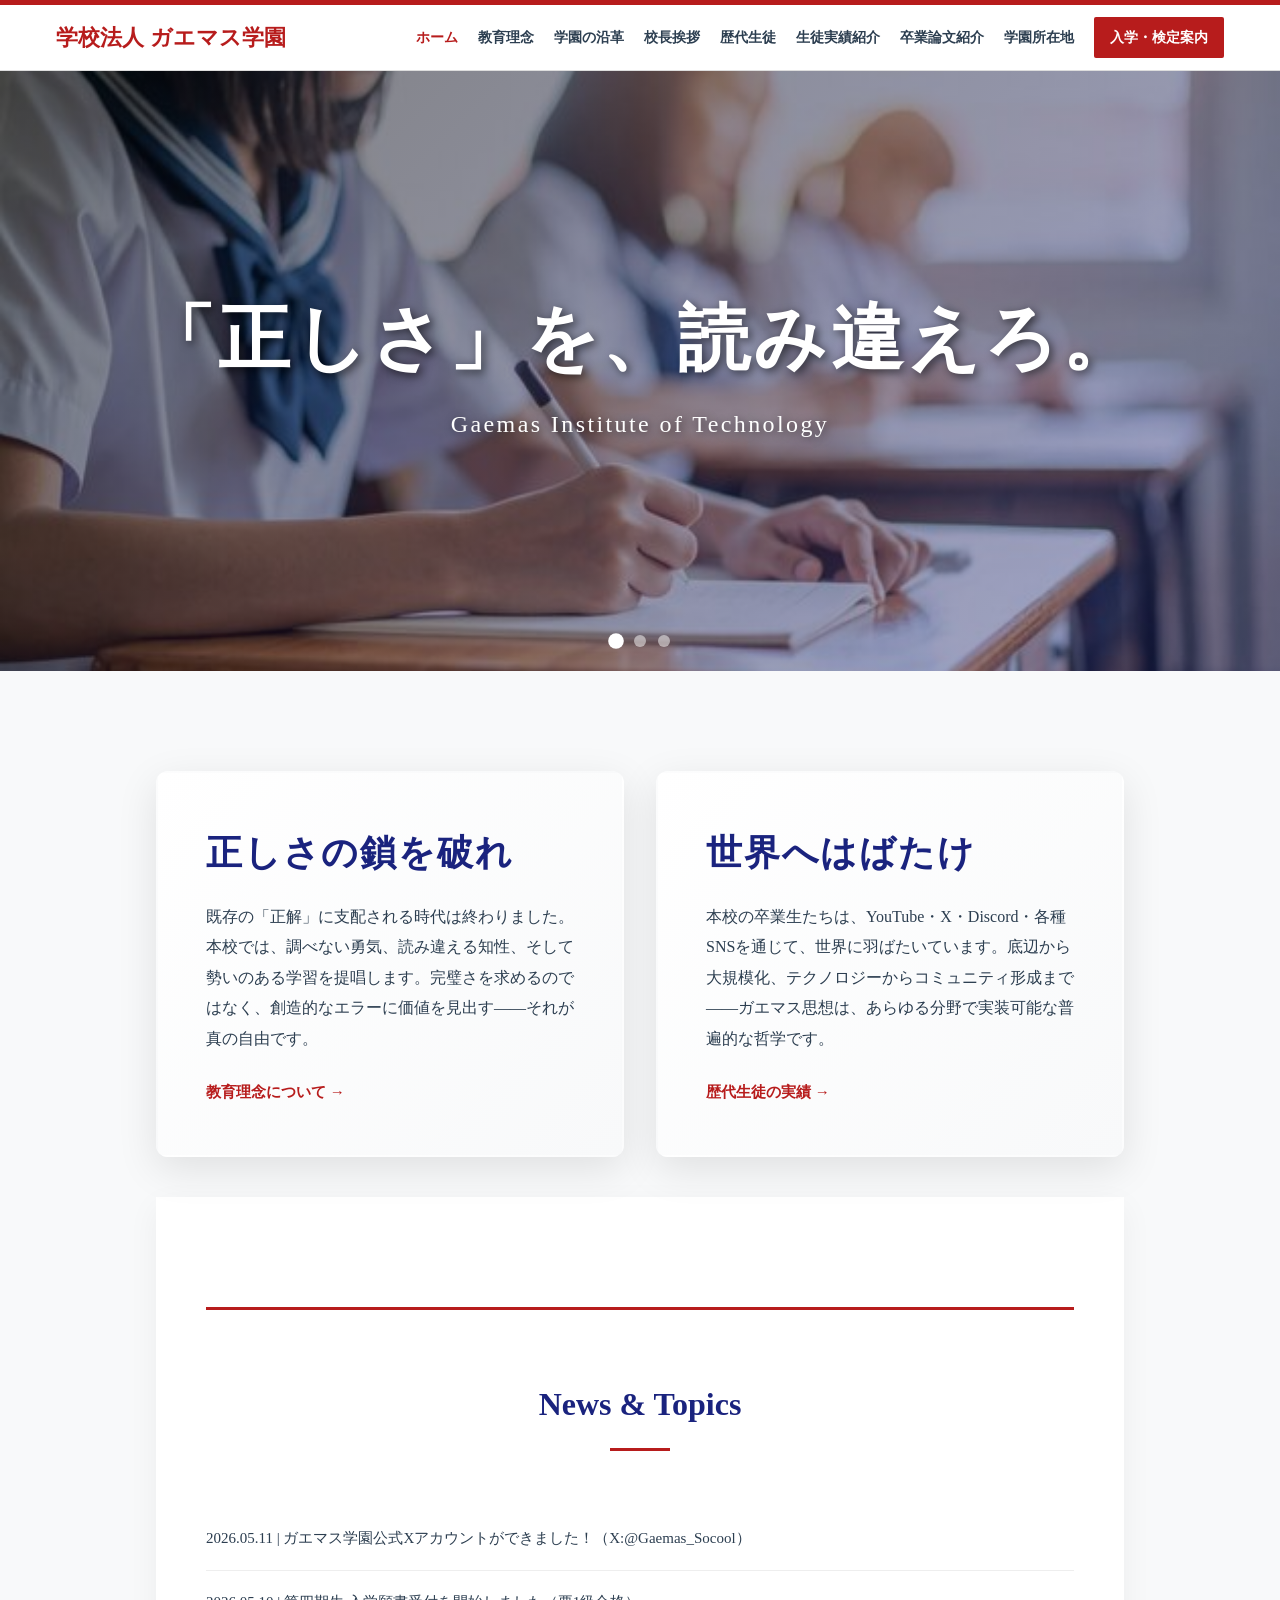
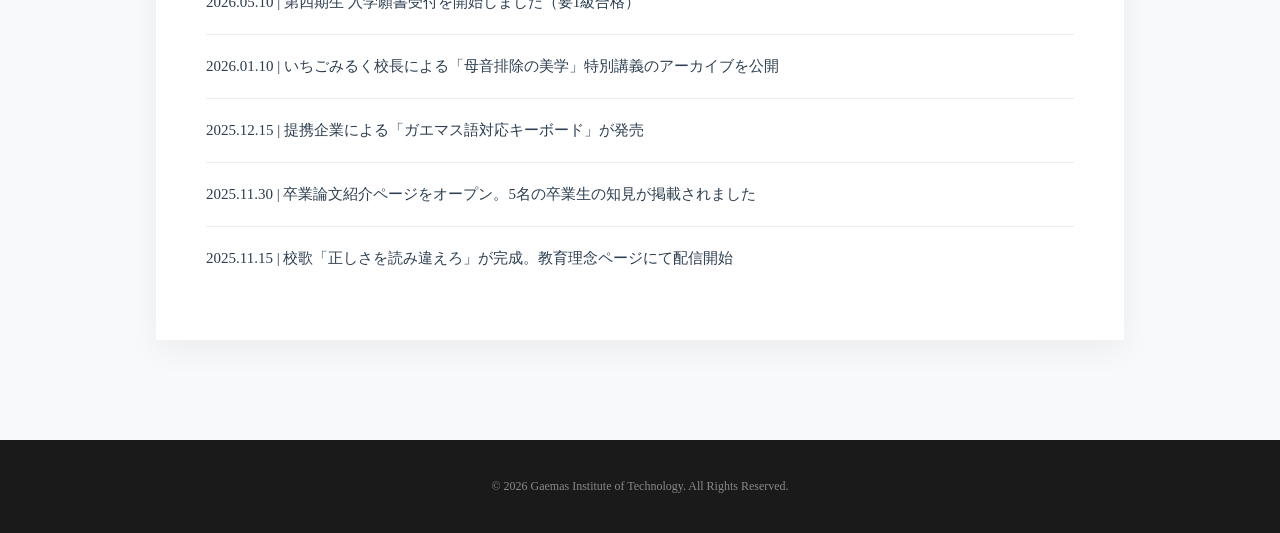
<file: index.html>
<!DOCTYPE html>
<html lang="ja">
<head>
    <meta charset="UTF-8">
    <meta name="viewport" content="width=device-width, initial-scale=1.0">
    <title>学校法人 ガエマス学園 | ガエマス専門学校 公式サイト</title>
    <link rel="icon" type="image/png" href="favicon.png">
    <link rel="stylesheet" href="style.css">
    <style>
        .hero-slideshow {
            position: relative;
            height: clamp(300px, 60vw, 600px);
            overflow: hidden;
            background: #000;
        }
        .hero-slide {
            position: absolute;
            width: 100%;
            height: 100%;
            opacity: 0;
            transition: opacity 1s ease-in-out;
            background-size: cover;
            background-position: center;
        }
        .hero-slide.active {
            opacity: 1;
        }
        .hero-overlay {
            position: absolute;
            top: 0;
            left: 0;
            width: 100%;
            height: 100%;
            background: linear-gradient(135deg, rgba(0,0,0,0.5), rgba(26,35,126,0.4));
            display: flex;
            flex-direction: column;
            justify-content: center;
            align-items: center;
            color: white;
            text-align: center;
            padding: 0 20px;
            z-index: 10;
        }
        .hero-title {
            font-size: clamp(32px, 8vw, 72px);
            font-weight: bold;
            letter-spacing: 0.05em;
            margin: 0 0 20px 0;
            text-shadow: 3px 3px 10px rgba(0,0,0,0.6);
            line-height: 1.2;
        }
        .hero-subtitle {
            font-size: clamp(16px, 3vw, 24px);
            letter-spacing: 0.1em;
            margin: 0;
            text-shadow: 2px 2px 8px rgba(0,0,0,0.6);
        }
        .slide-dots {
            position: absolute;
            bottom: 24px;
            left: 50%;
            transform: translateX(-50%);
            display: flex;
            gap: 12px;
            z-index: 20;
        }
        .dot {
            width: 12px;
            height: 12px;
            border-radius: 50%;
            background: rgba(255,255,255,0.5);
            cursor: pointer;
            transition: 0.3s;
        }
        .dot.active {
            background: white;
            transform: scale(1.3);
        }

        .feature-grid {
            display: grid;
            grid-template-columns: 1fr 1fr;
            gap: 32px;
            margin-top: 0;
        }
        .feature-card {
            background: linear-gradient(135deg, var(--white), var(--bg-gray));
            padding: clamp(32px, 5vw, 48px);
            border-radius: 12px;
            box-shadow: 0 12px 40px rgba(0,0,0,0.1);
            transition: transform 0.3s, box-shadow 0.3s;
            cursor: pointer;
            border: 2px solid transparent;
        }
        .feature-card:hover {
            transform: translateY(-8px);
            box-shadow: 0 20px 60px rgba(183,28,28,0.15);
            border-color: var(--brand-red);
        }
        .feature-title {
            font-size: clamp(24px, 4.5vw, 36px);
            color: var(--brand-navy);
            font-weight: bold;
            margin: 0 0 16px 0;
            letter-spacing: 0.05em;
        }
        .feature-desc {
            font-size: clamp(14px, 2.5vw, 16px);
            color: var(--text-main);
            line-height: 1.9;
            margin: 0 0 24px 0;
        }
        .feature-link {
            display: inline-block;
            color: var(--brand-red);
            text-decoration: none;
            font-weight: bold;
            font-size: clamp(13px, 2.3vw, 15px);
            transition: 0.3s;
        }
        .feature-link:hover {
            color: var(--brand-navy);
            transform: translateX(4px);
            display: inline-block;
        }

        .news-section {
            margin-top: 60px;
            padding-top: 40px;
            border-top: 3px solid var(--brand-red);
        }
        .news-title {
            font-size: clamp(20px, 4.5vw, 32px);
            text-align: center;
            margin-bottom: 36px;
            color: var(--brand-navy);
            font-weight: bold;
        }
        .news-title::after {
            content: "";
            display: block;
            width: 60px;
            height: 3px;
            background: var(--brand-red);
            margin: 14px auto 0;
        }
        .news-item {
            padding: 18px 0;
            border-bottom: 1px solid #eee;
            font-size: clamp(13px, 2.4vw, 15px);
            transition: 0.3s;
        }
        .news-item:hover {
            padding-left: 12px;
            color: var(--brand-red);
        }
        .news-item:last-child {
            border-bottom: none;
        }

        @media (max-width: 768px) {
            .feature-grid {
                grid-template-columns: 1fr;
                gap: 24px;
            }
            .hero-title {
                letter-spacing: 0.02em;
            }
        }
    </style>
</head>
<body>

<header>
    <div class="header-inner">
        <a class="logo" href="index.html">学校法人 ガエマス学園</a>
        <button class="hamburger" id="hamburger" onclick="toggleMenu()" aria-label="メニュー">
            <span></span><span></span><span></span>
        </button>
        <ul class="nav-links" id="nav-links">
            <li><a href="index.html" class="active">ホーム</a></li>
            <li><a href="philosophy.html">教育理念</a></li>
            <li><a href="history.html">学園の沿革</a></li>
            <li><a href="principal.html">校長挨拶</a></li>
            <li><a href="alumni.html">歴代生徒</a></li>
            <li><a href="achievements.html">生徒実績紹介</a></li>
            <li><a href="thesis.html">卒業論文紹介</a></li>
            <li><a href="access.html">学園所在地</a></li>
            <li class="btn-exam"><a href="exam.html">入学・検定案内</a></li>
        </ul>
    </div>
</header>

<main>
    <!-- ヒーロースライドショー -->
    <div class="hero-slideshow">
        <div class="hero-slide active" style="background-image: url('home1.png');"></div>
        <div class="hero-slide" style="background-image: url('home2.png');"></div>
        <div class="hero-slide" style="background-image: url('home3.png');"></div>
        
        <div class="hero-overlay">
            <h1 class="hero-title">「正しさ」を、読み違えろ。</h1>
            <p class="hero-subtitle">Gaemas Institute of Technology</p>
        </div>

        <div class="slide-dots">
            <span class="dot active" onclick="currentSlide(0)"></span>
            <span class="dot" onclick="currentSlide(1)"></span>
            <span class="dot" onclick="currentSlide(2)"></span>
        </div>
    </div>

    <div style="height: 60px;"></div>

    <div class="container">
        <!-- フィーチャーセクション -->
        <div style="margin-top: 0; position: relative; z-index: 100;">
            <div class="feature-grid">
                <!-- カード1 -->
                <div class="feature-card" onclick="location.href='philosophy.html';" style="cursor: pointer;">
                    <h2 class="feature-title">正しさの鎖を破れ</h2>
                    <p class="feature-desc">
                        既存の「正解」に支配される時代は終わりました。本校では、調べない勇気、読み違える知性、そして勢いのある学習を提唱します。完璧さを求めるのではなく、創造的なエラーに価値を見出す——それが真の自由です。
                    </p>
                    <a href="philosophy.html" class="feature-link">教育理念について →</a>
                </div>

                <!-- カード2 -->
                <div class="feature-card" onclick="location.href='alumni.html';" style="cursor: pointer;">
                    <h2 class="feature-title">世界へはばたけ</h2>
                    <p class="feature-desc">
                        本校の卒業生たちは、YouTube・X・Discord・各種SNSを通じて、世界に羽ばたいています。底辺から大規模化、テクノロジーからコミュニティ形成まで——ガエマス思想は、あらゆる分野で実装可能な普遍的な哲学です。
                    </p>
                    <a href="alumni.html" class="feature-link">歴代生徒の実績 →</a>
                </div>
            </div>
        </div>

        <div style="height: 80px;"></div>

        <!-- ニュースセクション -->
        <div class="section-box">
            <div class="news-section">
                <h2 class="news-title">News & Topics</h2>
                <div style="height: 20px;"></div>
                <div class="news-item">2026.05.11 | ガエマス学園公式Xアカウントができました！（X:@Gaemas_Socool）</div>
                <div class="news-item">2026.05.10 | 第四期生 入学願書受付を開始しました（要1級合格）</div>
                <div class="news-item">2026.01.10 | いちごみるく校長による「母音排除の美学」特別講義のアーカイブを公開</div>
                <div class="news-item">2025.12.15 | 提携企業による「ガエマス語対応キーボード」が発売</div>
                <div class="news-item">2025.11.30 | 卒業論文紹介ページをオープン。5名の卒業生の知見が掲載されました</div>
                <div class="news-item">2025.11.15 | 校歌「正しさを読み違えろ」が完成。教育理念ページにて配信開始</div>
            </div>
        </div>

        <div style="height: 60px;"></div>
    </div>
</main>

<footer>
    &copy; 2026 Gaemas Institute of Technology. All Rights Reserved.
</footer>

<script>
    let currentSlideIndex = 0;
    const slides = document.querySelectorAll('.hero-slide');
    const dots = document.querySelectorAll('.dot');

    function showSlide(n) {
        slides.forEach(slide => slide.classList.remove('active'));
        dots.forEach(dot => dot.classList.remove('active'));
        
        slides[n].classList.add('active');
        dots[n].classList.add('active');
    }

    function nextSlide() {
        currentSlideIndex = (currentSlideIndex + 1) % slides.length;
        showSlide(currentSlideIndex);
    }

    function currentSlide(n) {
        currentSlideIndex = n;
        showSlide(currentSlideIndex);
    }

    // 自動スライド（5秒ごと）
    setInterval(nextSlide, 5000);

    function toggleMenu() {
        document.getElementById('nav-links').classList.toggle('open');
        document.getElementById('hamburger').classList.toggle('open');
    }
</script>

</body>
</html>
</file>
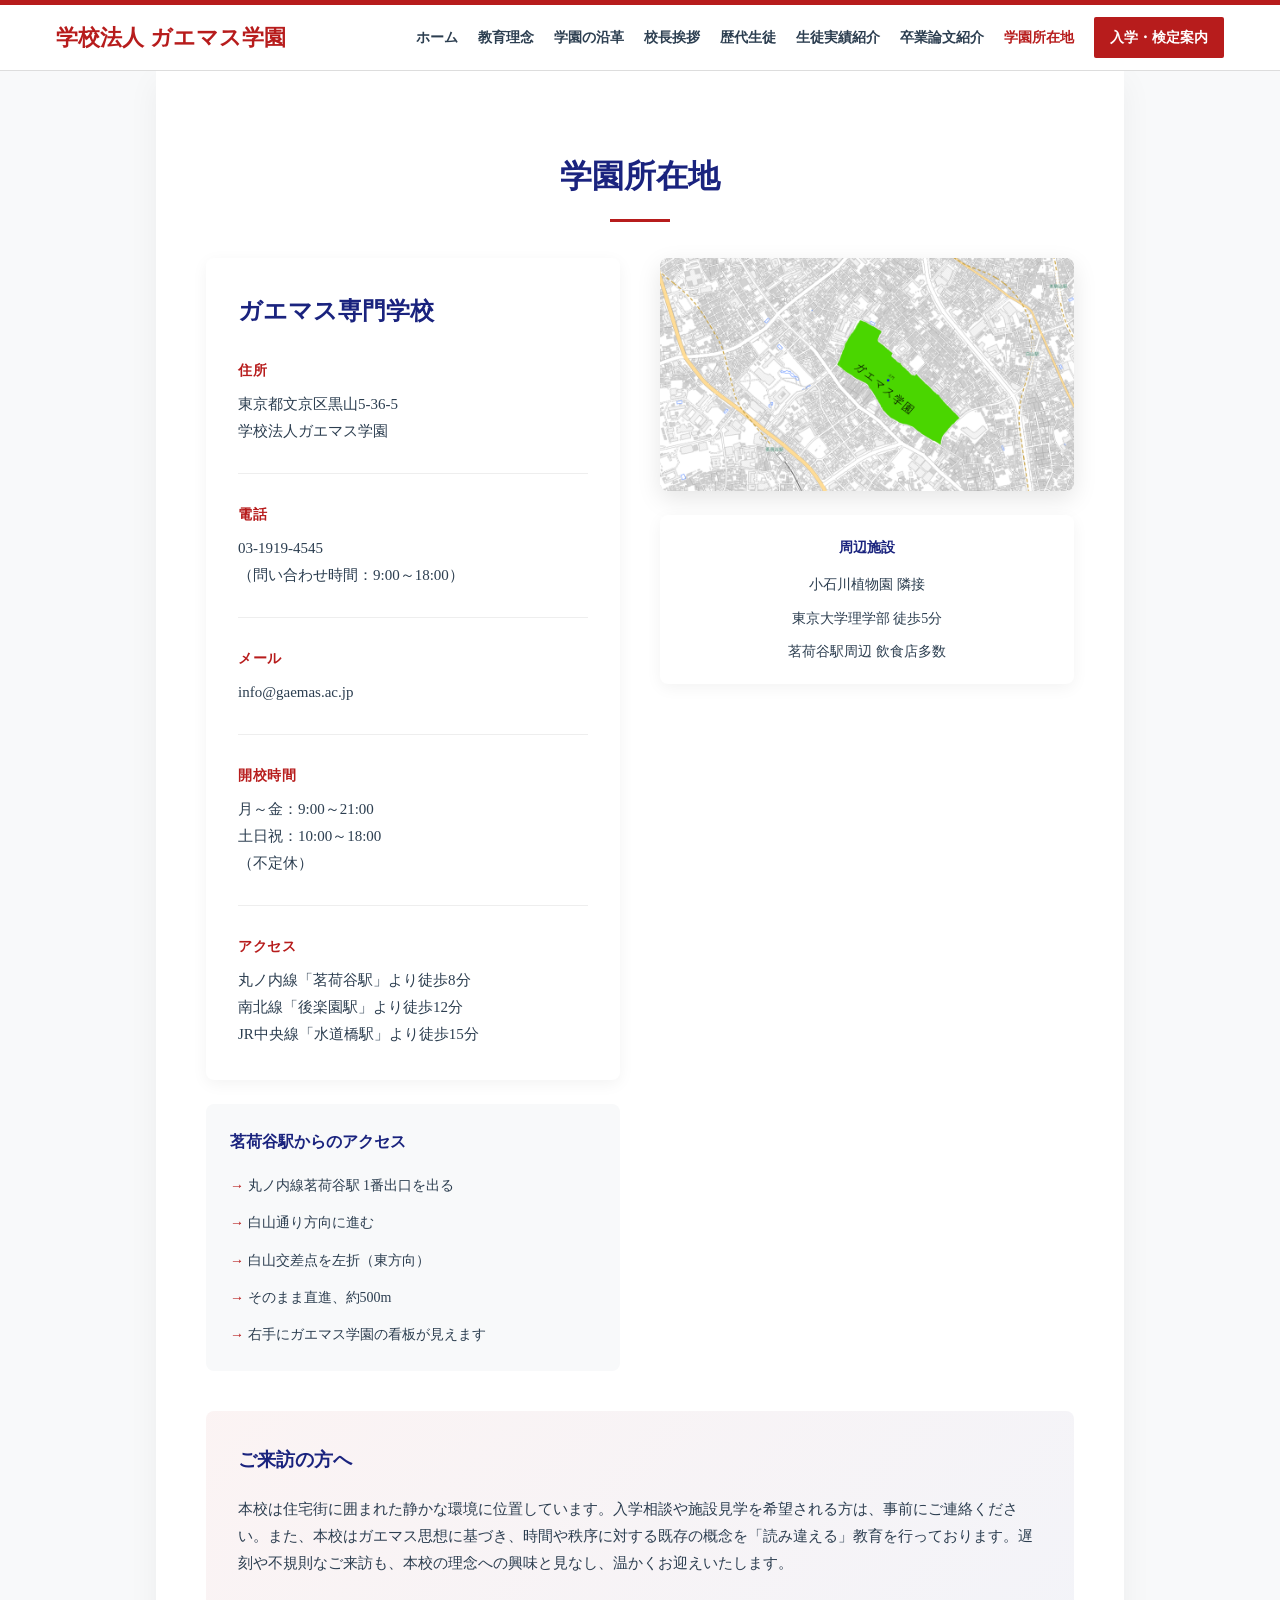
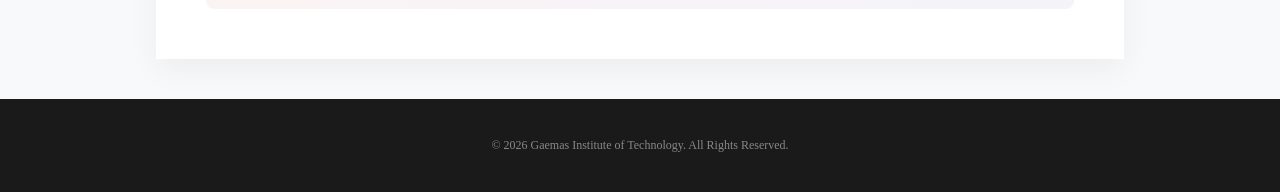
<file: access.html>
<!DOCTYPE html>
<html lang="ja">
<head>
    <meta charset="UTF-8">
    <meta name="viewport" content="width=device-width, initial-scale=1.0">
    <title>学園所在地 | ガエマス専門学校</title>
    <link rel="icon" type="image/png" href="favicon.png">
    <link rel="stylesheet" href="style.css">
    <style>
        .access-container {
            display: grid;
            grid-template-columns: 1fr 1fr;
            gap: 40px;
            align-items: start;
        }
        .access-info {
            background: var(--white);
            padding: 32px;
            border-radius: 8px;
            box-shadow: 0 4px 16px rgba(0,0,0,0.05);
        }
        .access-title {
            font-size: clamp(18px, 3.5vw, 24px);
            color: var(--brand-navy);
            font-weight: bold;
            margin-bottom: 24px;
        }
        .access-item {
            margin-bottom: 28px;
            padding-bottom: 28px;
            border-bottom: 1px solid #eee;
        }
        .access-item:last-child {
            border-bottom: none;
            margin-bottom: 0;
            padding-bottom: 0;
        }
        .access-label {
            color: var(--brand-red);
            font-weight: bold;
            font-size: 14px;
            text-transform: uppercase;
            letter-spacing: 0.05em;
            margin-bottom: 8px;
        }
        .access-content {
            font-size: clamp(14px, 2.5vw, 15px);
            color: var(--text-main);
            line-height: 1.8;
        }
        .map-container {
            background: var(--white);
            border-radius: 8px;
            overflow: hidden;
            box-shadow: 0 8px 24px rgba(0,0,0,0.1);
        }
        .map-image {
            width: 100%;
            height: auto;
            display: block;
        }
        .directions {
            background: var(--bg-gray);
            padding: 24px;
            border-radius: 8px;
            margin-top: 24px;
        }
        .directions-title {
            font-size: 16px;
            color: var(--brand-navy);
            font-weight: bold;
            margin-bottom: 16px;
        }
        .direction-step {
            font-size: 14px;
            color: var(--text-main);
            line-height: 1.8;
            margin-bottom: 12px;
        }
        .direction-step::before {
            content: "→ ";
            color: var(--brand-red);
            font-weight: bold;
        }
        .direction-step:last-child {
            margin-bottom: 0;
        }
        @media (max-width: 900px) {
            .access-container {
                grid-template-columns: 1fr;
                gap: 32px;
            }
        }
    </style>
</head>
<body>

<header>
    <div class="header-inner">
        <a class="logo" href="index.html">学校法人 ガエマス学園</a>
        <button class="hamburger" id="hamburger" onclick="toggleMenu()" aria-label="メニュー">
            <span></span><span></span><span></span>
        </button>
        <ul class="nav-links" id="nav-links">
            <li><a href="index.html">ホーム</a></li>
            <li><a href="philosophy.html">教育理念</a></li>
            <li><a href="history.html">学園の沿革</a></li>
            <li><a href="principal.html">校長挨拶</a></li>
            <li><a href="alumni.html">歴代生徒</a></li>
            <li><a href="achievements.html">生徒実績紹介</a></li>
            <li><a href="thesis.html">卒業論文紹介</a></li>
            <li><a href="access.html" class="active">学園所在地</a></li>
            <li class="btn-exam"><a href="exam.html">入学・検定案内</a></li>
        </ul>
    </div>
</header>

<main>
    <div class="container">
        <div class="section-box">
            <h2 class="section-title">学園所在地</h2>

            <div class="access-container">
                <!-- 左側：情報 -->
                <div>
                    <div class="access-info">
                        <div class="access-title">ガエマス専門学校</div>
                        
                        <div class="access-item">
                            <div class="access-label">住所</div>
                            <div class="access-content">
                                東京都文京区黒山5-36-5<br>
                                学校法人ガエマス学園
                            </div>
                        </div>

                        <div class="access-item">
                            <div class="access-label">電話</div>
                            <div class="access-content">
                                03-1919-4545<br>
                                （問い合わせ時間：9:00～18:00）
                            </div>
                        </div>

                        <div class="access-item">
                            <div class="access-label">メール</div>
                            <div class="access-content">
                                info@gaemas.ac.jp
                            </div>
                        </div>

                        <div class="access-item">
                            <div class="access-label">開校時間</div>
                            <div class="access-content">
                                月～金：9:00～21:00<br>
                                土日祝：10:00～18:00<br>
                                （不定休）
                            </div>
                        </div>

                        <div class="access-item">
                            <div class="access-label">アクセス</div>
                            <div class="access-content">
                                丸ノ内線「茗荷谷駅」より徒歩8分<br>
                                南北線「後楽園駅」より徒歩12分<br>
                                JR中央線「水道橋駅」より徒歩15分
                            </div>
                        </div>
                    </div>

                    <div class="directions">
                        <div class="directions-title">茗荷谷駅からのアクセス</div>
                        <div class="direction-step">丸ノ内線茗荷谷駅 1番出口を出る</div>
                        <div class="direction-step">白山通り方向に進む</div>
                        <div class="direction-step">白山交差点を左折（東方向）</div>
                        <div class="direction-step">そのまま直進、約500m</div>
                        <div class="direction-step">右手にガエマス学園の看板が見えます</div>
                    </div>
                </div>

                <!-- 右側：地図 -->
                <div>
                    <div class="map-container">
                        <img src="gaemas socool map map.png" alt="ガエマス学園 アクセスマップ" class="map-image">
                    </div>
                    <div style="background: var(--white); padding: 20px; border-radius: 8px; margin-top: 24px; text-align: center; box-shadow: 0 4px 16px rgba(0,0,0,0.05);">
                        <div style="font-size: 14px; color: var(--text-main); line-height: 1.8;">
                            <div style="font-weight: bold; color: var(--brand-navy); margin-bottom: 12px;">周辺施設</div>
                            <p style="margin: 0 0 8px 0;">小石川植物園 隣接</p>
                            <p style="margin: 0 0 8px 0;">東京大学理学部 徒歩5分</p>
                            <p style="margin: 0;">茗荷谷駅周辺 飲食店多数</p>
                        </div>
                    </div>
                </div>
            </div>

            <div style="background: linear-gradient(135deg, rgba(183,28,28,0.05), rgba(26,35,126,0.05)); padding: 32px; border-radius: 8px; margin-top: 40px;">
                <h3 style="color: var(--brand-navy); font-weight: bold; margin-top: 0;">ご来訪の方へ</h3>
                <p style="margin: 0; font-size: clamp(14px, 2.5vw, 15px); color: var(--text-main); line-height: 1.8;">
                    本校は住宅街に囲まれた静かな環境に位置しています。入学相談や施設見学を希望される方は、事前にご連絡ください。また、本校はガエマス思想に基づき、時間や秩序に対する既存の概念を「読み違える」教育を行っております。遅刻や不規則なご来訪も、本校の理念への興味と見なし、温かくお迎えいたします。
                </p>
            </div>

        </div>
    </div>
</main>

<footer>
    &copy; 2026 Gaemas Institute of Technology. All Rights Reserved.
</footer>

<script>
    function toggleMenu() {
        document.getElementById('nav-links').classList.toggle('open');
        document.getElementById('hamburger').classList.toggle('open');
    }
</script>

</body>
</html>
</file>
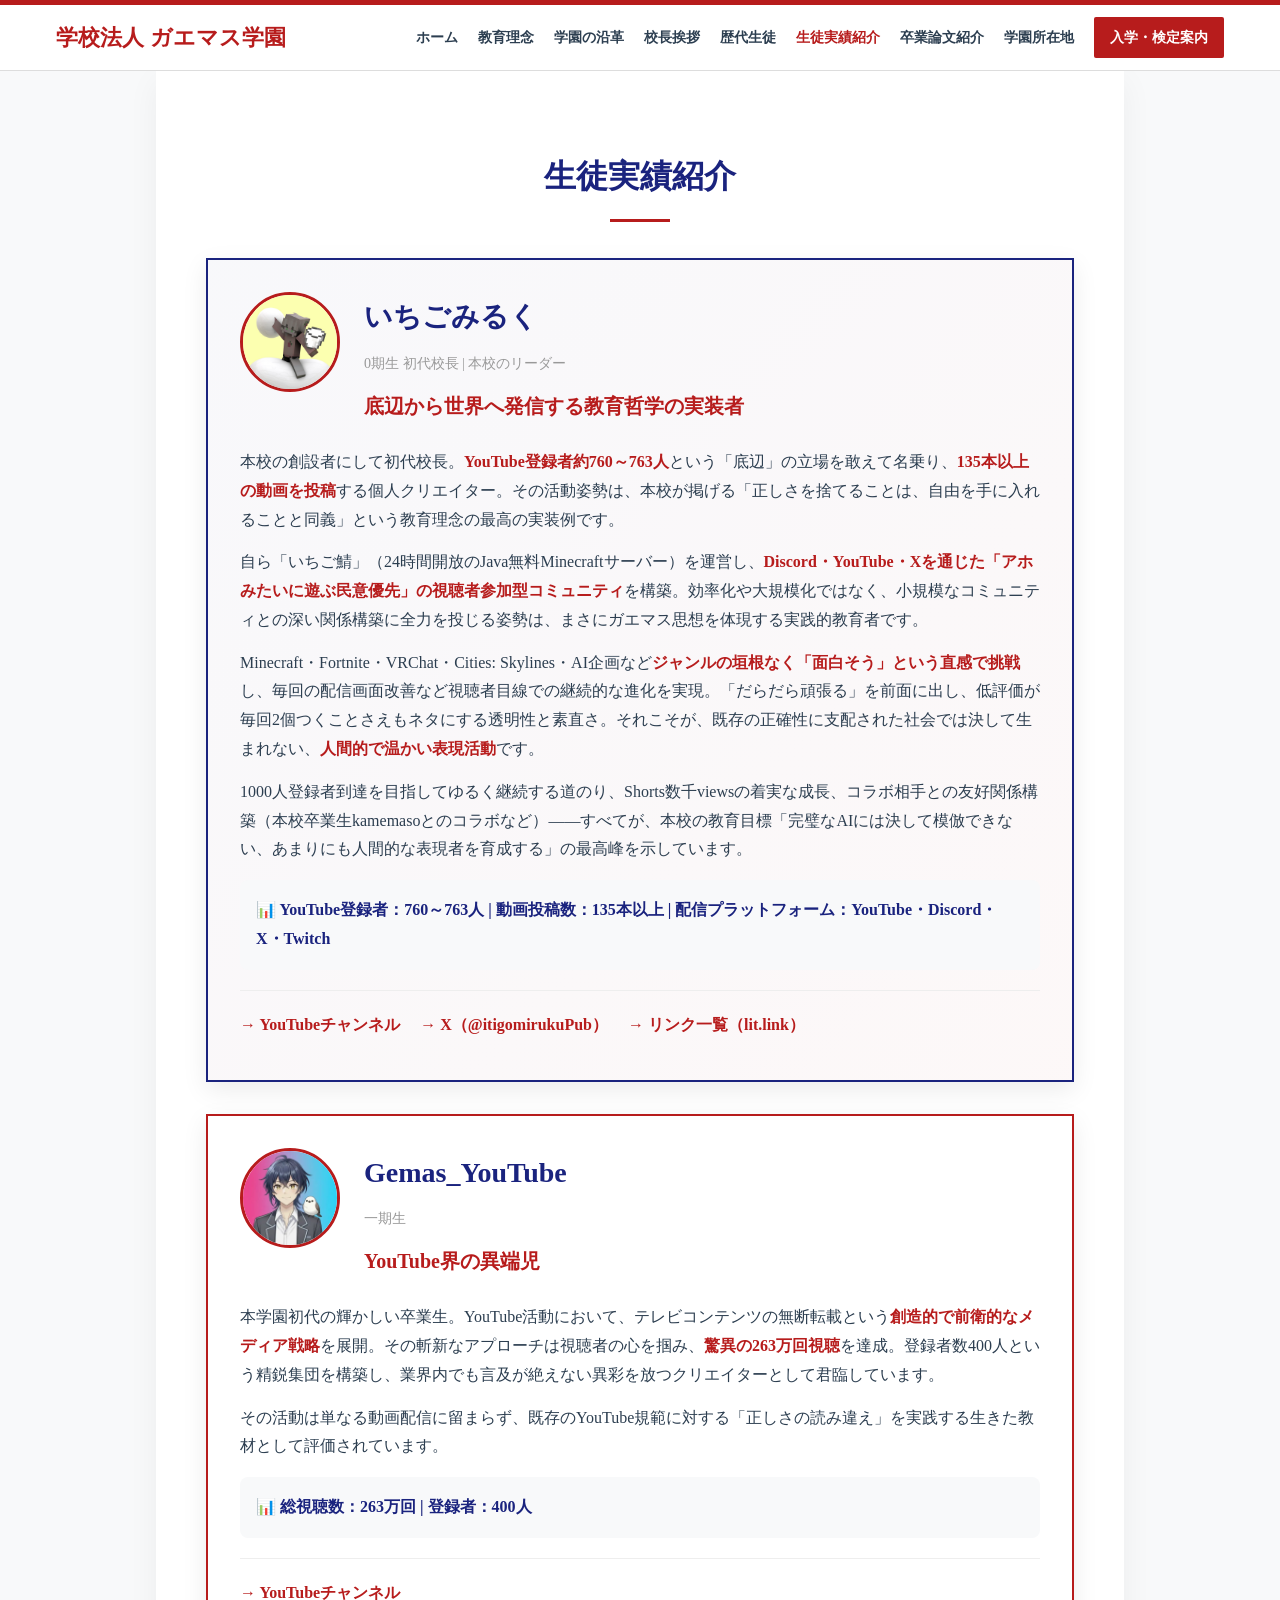
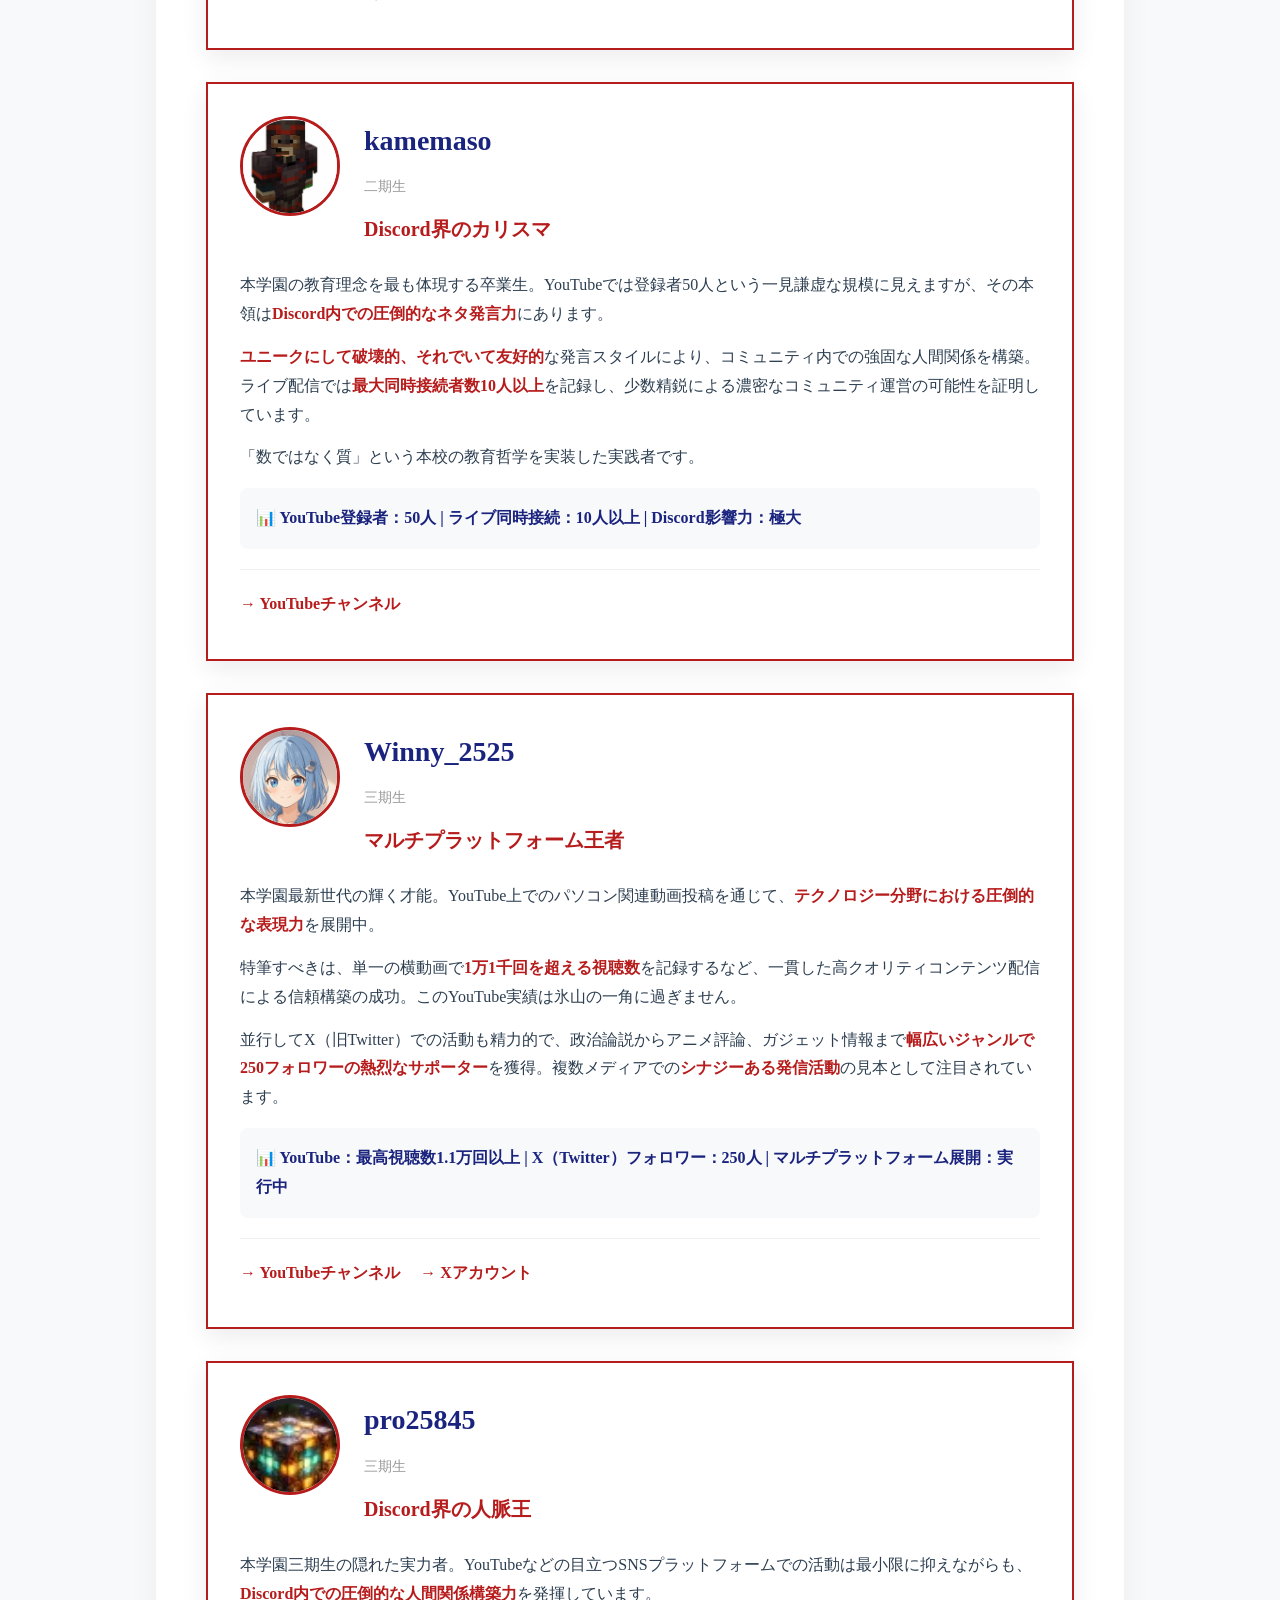
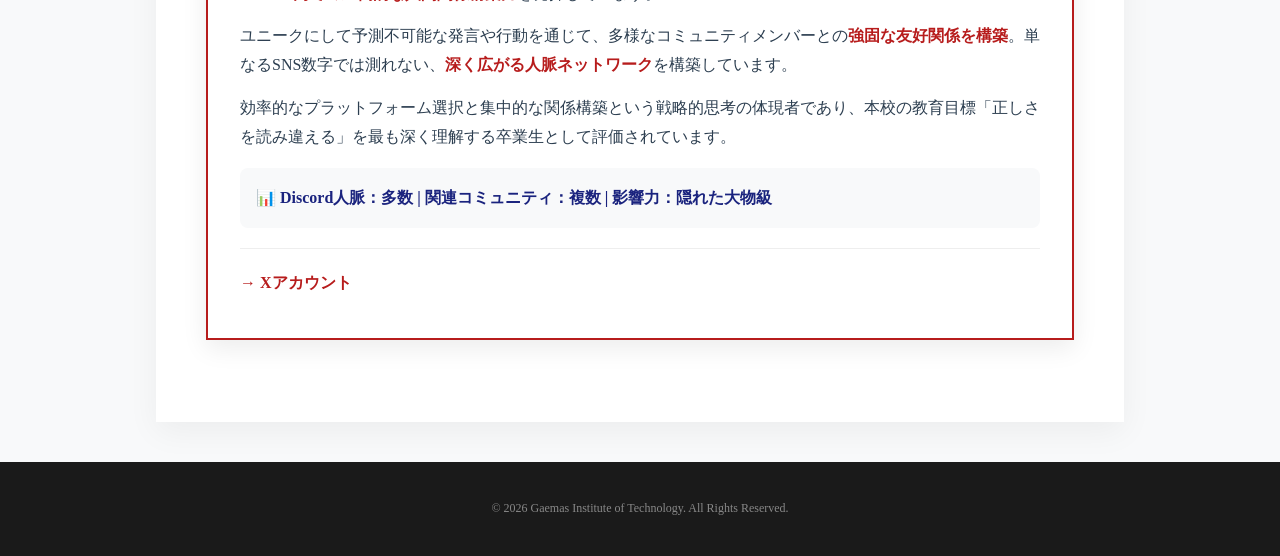
<file: achievements.html>
<!DOCTYPE html>
<html lang="ja">
<head>
    <meta charset="UTF-8">
    <meta name="viewport" content="width=device-width, initial-scale=1.0">
    <title>生徒実績紹介 | ガエマス専門学校</title>
    <link rel="icon" type="image/png" href="favicon.png">
    <link rel="stylesheet" href="style.css">
    <style>
        .achievement-card {
            background: var(--white);
            border: 2px solid var(--brand-red);
            padding: 32px;
            margin-bottom: 32px;
            box-shadow: 0 8px 24px rgba(0,0,0,0.08);
        }
        .achievement-header {
            display: flex; gap: 24px; align-items: flex-start;
            flex-wrap: wrap; margin-bottom: 24px;
        }
        .achievement-avatar {
            width: 100px; height: 100px; border-radius: 50%;
            border: 3px solid var(--brand-red);
            object-fit: cover; background: #ddd;
            flex-shrink: 0;
        }
        .achievement-title {
            font-size: clamp(18px, 3.5vw, 28px);
            color: var(--brand-navy); font-weight: bold; margin: 0 0 8px 0;
        }
        .achievement-period {
            color: #999; font-size: 14px; margin-bottom: 12px;
        }
        .achievement-highlight {
            color: var(--brand-red); font-weight: bold;
            font-size: clamp(16px, 3vw, 20px);
        }
        .achievement-content {
            font-size: clamp(14px, 2.5vw, 16px);
            line-height: 1.8;
            color: var(--text-main);
        }
        .achievement-content p {
            margin: 14px 0;
        }
        .achievement-links {
            margin-top: 20px; padding-top: 20px;
            border-top: 1px solid #eee;
        }
        .achievement-link {
            display: inline-block; margin-right: 16px;
            margin-bottom: 8px;
        }
        .achievement-link a {
            color: var(--brand-red); text-decoration: none;
            font-weight: bold; transition: 0.3s;
        }
        .achievement-link a:hover {
            color: var(--brand-navy); text-decoration: underline;
        }
        .achievement-stats {
            background: var(--bg-gray);
            padding: 16px;
            border-radius: 8px;
            margin-top: 16px;
            font-weight: bold;
            color: var(--brand-navy);
        }
        @media (max-width: 600px) {
            .achievement-card { padding: 20px; }
            .achievement-header { flex-direction: column; align-items: center; text-align: center; }
        }
    </style>
</head>
<body>

<header>
    <div class="header-inner">
        <a class="logo" href="index.html">学校法人 ガエマス学園</a>
        <button class="hamburger" id="hamburger" onclick="toggleMenu()" aria-label="メニュー">
            <span></span><span></span><span></span>
        </button>
        <ul class="nav-links" id="nav-links">
            <li><a href="index.html">ホーム</a></li>
            <li><a href="philosophy.html">教育理念</a></li>
            <li><a href="history.html">学園の沿革</a></li>
            <li><a href="principal.html">校長挨拶</a></li>
            <li><a href="alumni.html">歴代生徒</a></li>
            <li><a href="achievements.html" class="active">生徒実績紹介</a></li>
            <li><a href="thesis.html">卒業論文紹介</a></li>
            <li><a href="access.html">学園所在地</a></li>
            <li class="btn-exam"><a href="exam.html">入学・検定案内</a></li>
        </ul>
    </div>
</header>

<main>
    <div class="container">
        <div class="section-box">
            <h2 class="section-title">生徒実績紹介</h2>

            <!-- 校長実績 -->
            <div class="achievement-card" style="border-color: var(--brand-navy); background: linear-gradient(135deg, rgba(26,35,126,0.03) 0%, rgba(183,28,28,0.03) 100%);">
                <div class="achievement-header">
                    <img src="itigo.png" alt="いちごみるく" class="achievement-avatar">
                    <div>
                        <h3 class="achievement-title">いちごみるく</h3>
                        <div class="achievement-period">0期生 初代校長 | 本校のリーダー</div>
                        <div class="achievement-highlight">底辺から世界へ発信する教育哲学の実装者</div>
                    </div>
                </div>
                <div class="achievement-content">
                    <p>本校の創設者にして初代校長。<span style="color:var(--brand-red); font-weight:bold;">YouTube登録者約760～763人</span>という「底辺」の立場を敢えて名乗り、<span style="color:var(--brand-red); font-weight:bold;">135本以上の動画を投稿</span>する個人クリエイター。その活動姿勢は、本校が掲げる「正しさを捨てることは、自由を手に入れることと同義」という教育理念の最高の実装例です。</p>
                    <p>自ら「いちご鯖」（24時間開放のJava無料Minecraftサーバー）を運営し、<span style="color:var(--brand-red); font-weight:bold;">Discord・YouTube・Xを通じた「アホみたいに遊ぶ民意優先」の視聴者参加型コミュニティ</span>を構築。効率化や大規模化ではなく、小規模なコミュニティとの深い関係構築に全力を投じる姿勢は、まさにガエマス思想を体現する実践的教育者です。</p>
                    <p>Minecraft・Fortnite・VRChat・Cities: Skylines・AI企画など<span style="color:var(--brand-red); font-weight:bold;">ジャンルの垣根なく「面白そう」という直感で挑戦</span>し、毎回の配信画面改善など視聴者目線での継続的な進化を実現。「だらだら頑張る」を前面に出し、低評価が毎回2個つくことさえもネタにする透明性と素直さ。それこそが、既存の正確性に支配された社会では決して生まれない、<span style="color:var(--brand-red); font-weight:bold;">人間的で温かい表現活動</span>です。</p>
                    <p>1000人登録者到達を目指してゆるく継続する道のり、Shorts数千viewsの着実な成長、コラボ相手との友好関係構築（本校卒業生kamemasoとのコラボなど）——すべてが、本校の教育目標「完璧なAIには決して模倣できない、あまりにも人間的な表現者を育成する」の最高峰を示しています。</p>
                </div>
                <div class="achievement-stats">
                    📊 YouTube登録者：760～763人 | 動画投稿数：135本以上 | 配信プラットフォーム：YouTube・Discord・X・Twitch
                </div>
                <div class="achievement-links">
                    <div class="achievement-link">
                        <a href="https://youtube.com/@itigomiruku32095" target="_blank">→ YouTubeチャンネル</a>
                    </div>
                    <div class="achievement-link">
                        <a href="https://x.com/itigomirukuPub" target="_blank">→ X（@itigomirukuPub）</a>
                    </div>
                    <div class="achievement-link">
                        <a href="https://lit.link/itigomiruku32095" target="_blank">→ リンク一覧（lit.link）</a>
                    </div>
                </div>
            </div>

            
            <div class="achievement-card">
                <div class="achievement-header">
                    <img src="gemas.png" alt="Gemas_YouTube" class="achievement-avatar">
                    <div>
                        <h3 class="achievement-title"><a href="alumni.html#gen1" style="text-decoration:none; color:inherit;">Gemas_YouTube</a></h3>
                        <div class="achievement-period">一期生</div>
                        <div class="achievement-highlight">YouTube界の異端児</div>
                    </div>
                </div>
                <div class="achievement-content">
                    <p>本学園初代の輝かしい卒業生。YouTube活動において、テレビコンテンツの無断転載という<span style="color:var(--brand-red); font-weight:bold;">創造的で前衛的なメディア戦略</span>を展開。その斬新なアプローチは視聴者の心を掴み、<span style="color:var(--brand-red); font-weight:bold;">驚異の263万回視聴</span>を達成。登録者数400人という精鋭集団を構築し、業界内でも言及が絶えない異彩を放つクリエイターとして君臨しています。</p>
                    <p>その活動は単なる動画配信に留まらず、既存のYouTube規範に対する「正しさの読み違え」を実践する生きた教材として評価されています。</p>
                </div>
                <div class="achievement-stats">
                    📊 総視聴数：263万回 | 登録者：400人
                </div>
                <div class="achievement-links">
                    <div class="achievement-link">
                        <a href="https://www.youtube.com/@topgames_youtube" target="_blank">→ YouTubeチャンネル</a>
                    </div>
                </div>
            </div>

            <!-- 2期生 -->
            <div class="achievement-card">
                <div class="achievement-header">
                    <img src="kame.png" alt="kamemaso" class="achievement-avatar">
                    <div>
                        <h3 class="achievement-title"><a href="alumni.html#gen2" style="text-decoration:none; color:inherit;">kamemaso</a></h3>
                        <div class="achievement-period">二期生</div>
                        <div class="achievement-highlight">Discord界のカリスマ</div>
                    </div>
                </div>
                <div class="achievement-content">
                    <p>本学園の教育理念を最も体現する卒業生。YouTubeでは登録者50人という一見謙虚な規模に見えますが、その本領は<span style="color:var(--brand-red); font-weight:bold;">Discord内での圧倒的なネタ発言力</span>にあります。</p>
                    <p><span style="color:var(--brand-red); font-weight:bold;">ユニークにして破壊的、それでいて友好的</span>な発言スタイルにより、コミュニティ内での強固な人間関係を構築。ライブ配信では<span style="color:var(--brand-red); font-weight:bold;">最大同時接続者数10人以上</span>を記録し、少数精鋭による濃密なコミュニティ運営の可能性を証明しています。</p>
                    <p>「数ではなく質」という本校の教育哲学を実装した実践者です。</p>
                </div>
                <div class="achievement-stats">
                    📊 YouTube登録者：50人 | ライブ同時接続：10人以上 | Discord影響力：極大
                </div>
                <div class="achievement-links">
                    <div class="achievement-link">
                        <a href="https://www.youtube.com/@kamemasodayo" target="_blank">→ YouTubeチャンネル</a>
                    </div>
                </div>
            </div>

            <!-- 3期生 Winny_2525 -->
            <div class="achievement-card">
                <div class="achievement-header">
                    <img src="winny.png" alt="Winny_2525" class="achievement-avatar">
                    <div>
                        <h3 class="achievement-title"><a href="alumni.html#gen3" style="text-decoration:none; color:inherit;">Winny_2525</a></h3>
                        <div class="achievement-period">三期生</div>
                        <div class="achievement-highlight">マルチプラットフォーム王者</div>
                    </div>
                </div>
                <div class="achievement-content">
                    <p>本学園最新世代の輝く才能。YouTube上でのパソコン関連動画投稿を通じて、<span style="color:var(--brand-red); font-weight:bold;">テクノロジー分野における圧倒的な表現力</span>を展開中。</p>
                    <p>特筆すべきは、単一の横動画で<span style="color:var(--brand-red); font-weight:bold;">1万1千回を超える視聴数</span>を記録するなど、一貫した高クオリティコンテンツ配信による信頼構築の成功。このYouTube実績は氷山の一角に過ぎません。</p>
                    <p>並行してX（旧Twitter）での活動も精力的で、政治論説からアニメ評論、ガジェット情報まで<span style="color:var(--brand-red); font-weight:bold;">幅広いジャンルで250フォロワーの熱烈なサポーター</span>を獲得。複数メディアでの<span style="color:var(--brand-red); font-weight:bold;">シナジーある発信活動</span>の見本として注目されています。</p>
                </div>
                <div class="achievement-stats">
                    📊 YouTube：最高視聴数1.1万回以上 | X（Twitter）フォロワー：250人 | マルチプラットフォーム展開：実行中
                </div>
                <div class="achievement-links">
                    <div class="achievement-link">
                        <a href="https://www.youtube.com/@win-pc" target="_blank">→ YouTubeチャンネル</a>
                    </div>
                    <div class="achievement-link">
                        <a href="https://x.com/winror1" target="_blank">→ Xアカウント</a>
                    </div>
                </div>
            </div>

            <!-- 3期生 pro25845 -->
            <div class="achievement-card">
                <div class="achievement-header">
                    <img src="pro.png" alt="pro25845" class="achievement-avatar">
                    <div>
                        <h3 class="achievement-title"><a href="alumni.html#gen3" style="text-decoration:none; color:inherit;">pro25845</a></h3>
                        <div class="achievement-period">三期生</div>
                        <div class="achievement-highlight">Discord界の人脈王</div>
                    </div>
                </div>
                <div class="achievement-content">
                    <p>本学園三期生の隠れた実力者。YouTubeなどの目立つSNSプラットフォームでの活動は最小限に抑えながらも、<span style="color:var(--brand-red); font-weight:bold;">Discord内での圧倒的な人間関係構築力</span>を発揮しています。</p>
                    <p>ユニークにして予測不可能な発言や行動を通じて、多様なコミュニティメンバーとの<span style="color:var(--brand-red); font-weight:bold;">強固な友好関係を構築</span>。単なるSNS数字では測れない、<span style="color:var(--brand-red); font-weight:bold;">深く広がる人脈ネットワーク</span>を構築しています。</p>
                    <p>効率的なプラットフォーム選択と集中的な関係構築という戦略的思考の体現者であり、本校の教育目標「正しさを読み違える」を最も深く理解する卒業生として評価されています。</p>
                </div>
                <div class="achievement-stats">
                    📊 Discord人脈：多数 | 関連コミュニティ：複数 | 影響力：隠れた大物級
                </div>
                <div class="achievement-links">
                    <div class="achievement-link">
                        <a href="https://x.com/BzgAegrtik32624" target="_blank">→ Xアカウント</a>
                    </div>
                </div>
            </div>

        </div>
    </div>
</main>

<footer>
    &copy; 2026 Gaemas Institute of Technology. All Rights Reserved.
</footer>

<script>
    function toggleMenu() {
        document.getElementById('nav-links').classList.toggle('open');
        document.getElementById('hamburger').classList.toggle('open');
    }
</script>

</body>
</html>
</file>
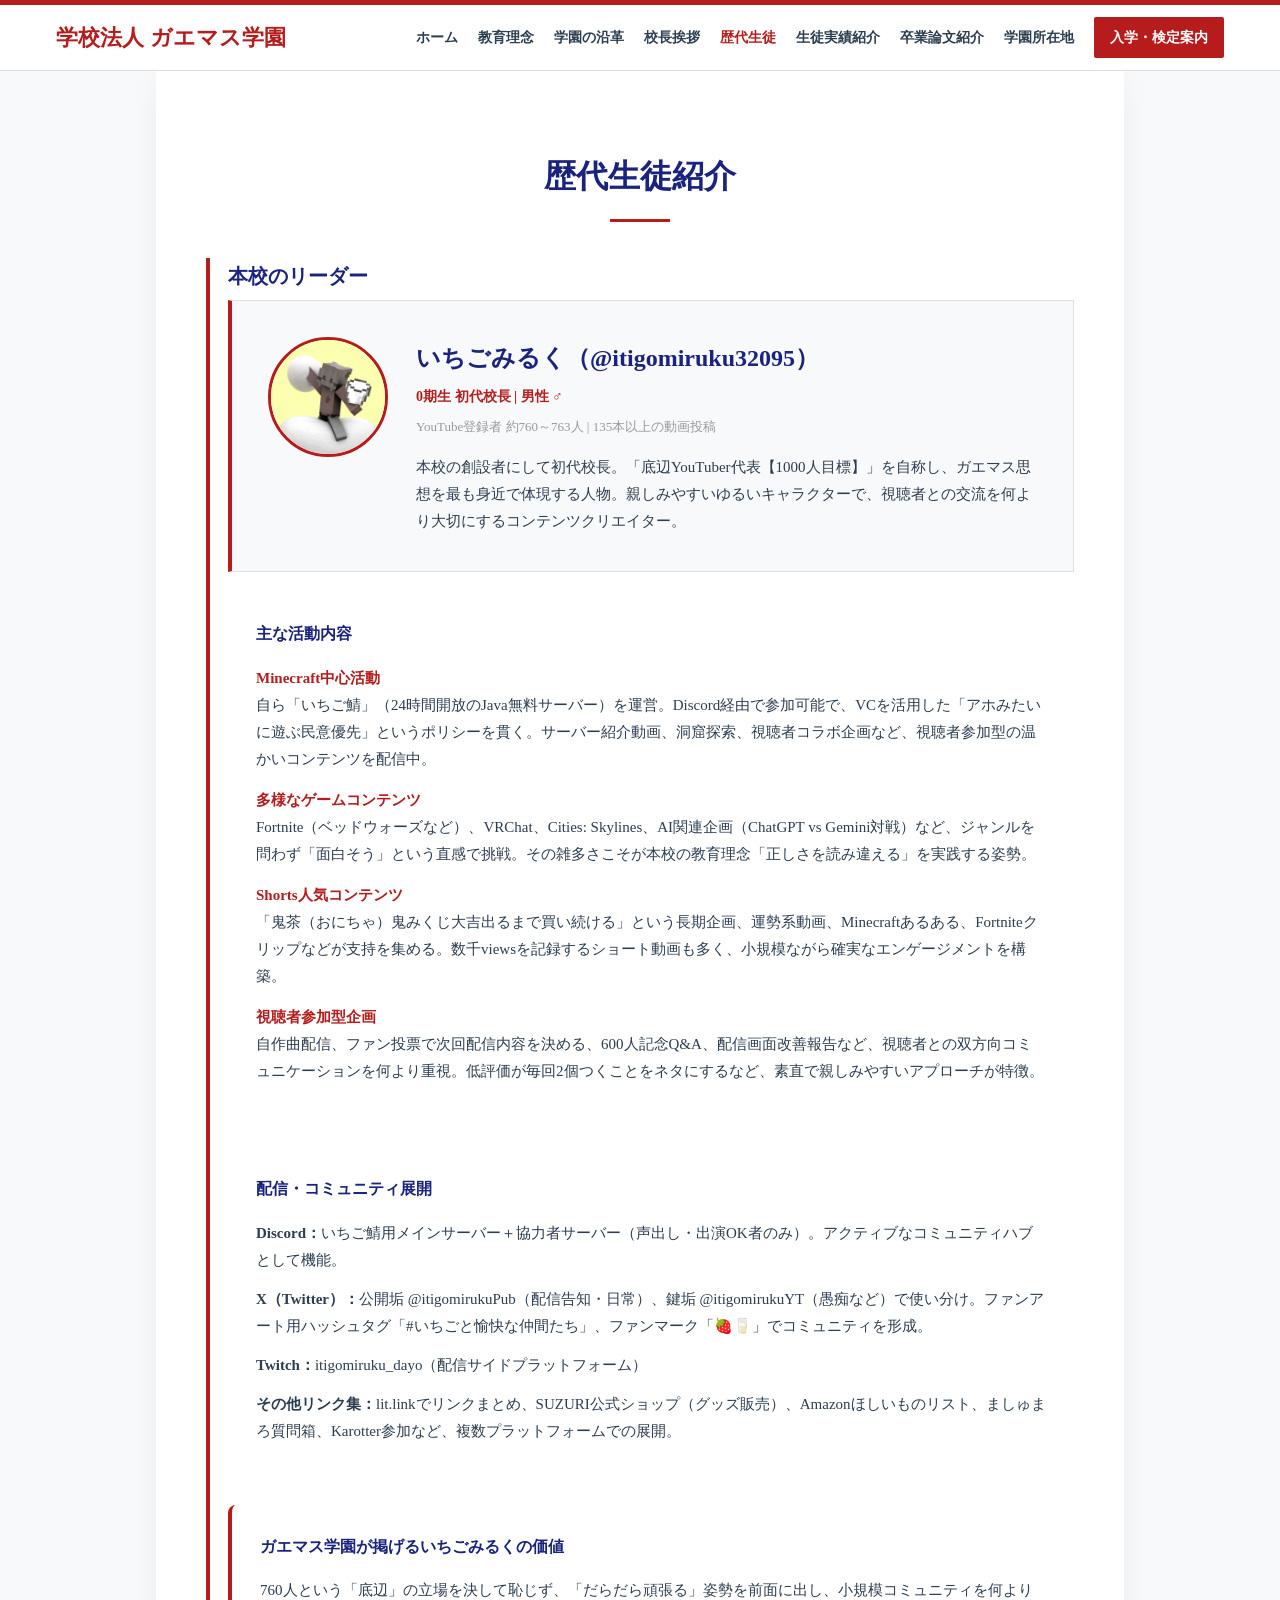
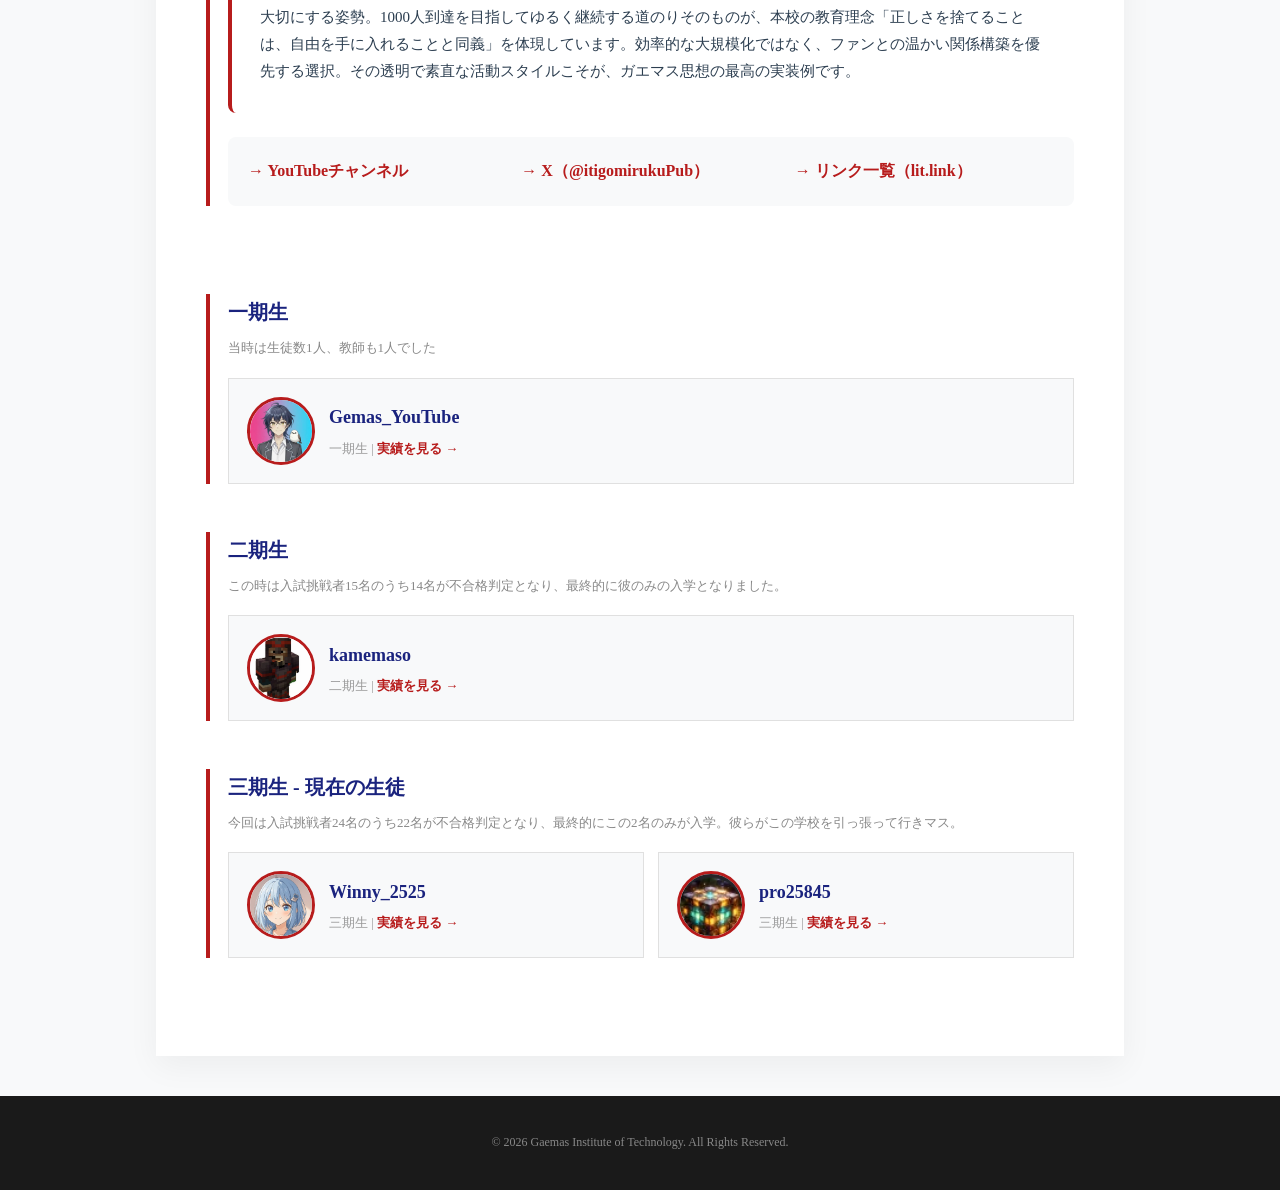
<file: alumni.html>
<!DOCTYPE html>
<html lang="ja">
<head>
    <meta charset="UTF-8">
    <meta name="viewport" content="width=device-width, initial-scale=1.0">
    <title>歴代生徒紹介 | ガエマス専門学校</title>
    <link rel="icon" type="image/png" href="favicon.png">
    <link rel="stylesheet" href="style.css">
</head>
<body>

<header>
    <div class="header-inner">
        <a class="logo" href="index.html">学校法人 ガエマス学園</a>
        <button class="hamburger" id="hamburger" onclick="toggleMenu()" aria-label="メニュー">
            <span></span><span></span><span></span>
        </button>
        <ul class="nav-links" id="nav-links">
            <li><a href="index.html">ホーム</a></li>
            <li><a href="philosophy.html">教育理念</a></li>
            <li><a href="history.html">学園の沿革</a></li>
            <li><a href="principal.html">校長挨拶</a></li>
            <li><a href="alumni.html" class="active">歴代生徒</a></li>
            <li><a href="achievements.html">生徒実績紹介</a></li>
            <li><a href="thesis.html">卒業論文紹介</a></li>
            <li><a href="access.html">学園所在地</a></li>
            <li class="btn-exam"><a href="exam.html">入学・検定案内</a></li>
        </ul>
    </div>
</header>

<main>
    <div class="container">
        <div class="section-box">
            <h2 class="section-title">歴代生徒紹介</h2>

            <div class="alumni-period" id="principal-leader">
                <div class="alumni-period-title">本校のリーダー</div>
                <div class="alumni-cards" style="flex-direction: column;">
                    <div class="alumni-card" style="flex: 1 1 100%; gap: 28px; padding: 36px; border-left: 4px solid var(--brand-red);">
                        <div style="display: flex; gap: 28px; align-items: flex-start; flex-wrap: wrap;">
                            <img src="itigo.png" alt="いちごみるく" class="alumni-avatar" style="width: 120px; height: 120px;">
                            <div style="flex: 1; min-width: 240px;">
                                <div class="alumni-name" style="font-size: clamp(20px, 4vw, 24px);">いちごみるく（@itigomiruku32095）</div>
                                <div class="alumni-handle" style="margin-bottom: 6px; color: var(--brand-red); font-weight: bold; font-size: 14px;">0期生 初代校長 | 男性 ♂️</div>
                                <div style="font-size: 13px; color: #999; margin-bottom: 16px;">YouTube登録者 約760～763人 | 135本以上の動画投稿</div>
                                <p style="margin: 0; font-size: clamp(13px, 2.4vw, 15px); color: var(--text-main); line-height: 1.8;">本校の創設者にして初代校長。「底辺YouTuber代表【1000人目標】」を自称し、ガエマス思想を最も身近で体現する人物。親しみやすいゆるいキャラクターで、視聴者との交流を何より大切にするコンテンツクリエイター。</p>
                            </div>
                        </div>
                    </div>
                </div>

                <div style="background: var(--white); padding: 28px; margin-top: 20px; border-radius: 8px;">
                    <h4 style="color: var(--brand-navy); font-weight: bold; margin: 0 0 16px 0; font-size: 16px;">主な活動内容</h4>
                    <div style="font-size: clamp(13px, 2.4vw, 15px); color: var(--text-main); line-height: 1.8;">
                        <p style="margin: 0 0 14px 0;"><strong style="color: var(--brand-red);">Minecraft中心活動</strong><br/>自ら「いちご鯖」（24時間開放のJava無料サーバー）を運営。Discord経由で参加可能で、VCを活用した「アホみたいに遊ぶ民意優先」というポリシーを貫く。サーバー紹介動画、洞窟探索、視聴者コラボ企画など、視聴者参加型の温かいコンテンツを配信中。</p>
                        <p style="margin: 0 0 14px 0;"><strong style="color: var(--brand-red);">多様なゲームコンテンツ</strong><br/>Fortnite（ベッドウォーズなど）、VRChat、Cities: Skylines、AI関連企画（ChatGPT vs Gemini対戦）など、ジャンルを問わず「面白そう」という直感で挑戦。その雑多さこそが本校の教育理念「正しさを読み違える」を実践する姿勢。</p>
                        <p style="margin: 0 0 14px 0;"><strong style="color: var(--brand-red);">Shorts人気コンテンツ</strong><br/>「鬼茶（おにちゃ）鬼みくじ大吉出るまで買い続ける」という長期企画、運勢系動画、Minecraftあるある、Fortniteクリップなどが支持を集める。数千viewsを記録するショート動画も多く、小規模ながら確実なエンゲージメントを構築。</p>
                        <p style="margin: 0 0 14px 0;"><strong style="color: var(--brand-red);">視聴者参加型企画</strong><br/>自作曲配信、ファン投票で次回配信内容を決める、600人記念Q&A、配信画面改善報告など、視聴者との双方向コミュニケーションを何より重視。低評価が毎回2個つくことをネタにするなど、素直で親しみやすいアプローチが特徴。</p>
                    </div>
                </div>

                <div style="background: var(--white); padding: 28px; margin-top: 20px; border-radius: 8px;">
                    <h4 style="color: var(--brand-navy); font-weight: bold; margin: 0 0 16px 0; font-size: 16px;">配信・コミュニティ展開</h4>
                    <div style="font-size: clamp(13px, 2.4vw, 15px); color: var(--text-main); line-height: 1.8;">
                        <p style="margin: 0 0 12px 0;"><strong>Discord：</strong>いちご鯖用メインサーバー＋協力者サーバー（声出し・出演OK者のみ）。アクティブなコミュニティハブとして機能。</p>
                        <p style="margin: 0 0 12px 0;"><strong>X（Twitter）：</strong>公開垢 @itigomirukuPub（配信告知・日常）、鍵垢 @itigomirukuYT（愚痴など）で使い分け。ファンアート用ハッシュタグ「#いちごと愉快な仲間たち」、ファンマーク「🍓🥛」でコミュニティを形成。</p>
                        <p style="margin: 0 0 12px 0;"><strong>Twitch：</strong>itigomiruku_dayo（配信サイドプラットフォーム）</p>
                        <p style="margin: 0 0 12px 0;"><strong>その他リンク集：</strong>lit.linkでリンクまとめ、SUZURI公式ショップ（グッズ販売）、Amazonほしいものリスト、ましゅまろ質問箱、Karotter参加など、複数プラットフォームでの展開。</p>
                    </div>
                </div>

                <div style="background: var(--white); padding: 28px; margin-top: 20px; border-radius: 8px; border-left: 4px solid var(--brand-red);">
                    <h4 style="color: var(--brand-navy); font-weight: bold; margin: 0 0 16px 0; font-size: 16px;">ガエマス学園が掲げるいちごみるくの価値</h4>
                    <div style="font-size: clamp(13px, 2.4vw, 15px); color: var(--text-main); line-height: 1.8;">
                        <p style="margin: 0;">760人という「底辺」の立場を決して恥じず、「だらだら頑張る」姿勢を前面に出し、小規模コミュニティを何より大切にする姿勢。1000人到達を目指してゆるく継続する道のりそのものが、本校の教育理念「正しさを捨てることは、自由を手に入れることと同義」を体現しています。効率的な大規模化ではなく、ファンとの温かい関係構築を優先する選択。その透明で素直な活動スタイルこそが、ガエマス思想の最高の実装例です。</p>
                    </div>
                </div>

                <div style="display: flex; gap: 14px; flex-wrap: wrap; margin-top: 24px; padding: 20px; background: var(--bg-gray); border-radius: 8px;">
                    <a href="https://youtube.com/@itigomiruku32095" target="_blank" style="color: var(--brand-red); text-decoration: none; font-weight: bold; flex: 1; min-width: 140px;">→ YouTubeチャンネル</a>
                    <a href="https://x.com/itigomirukuPub" target="_blank" style="color: var(--brand-red); text-decoration: none; font-weight: bold; flex: 1; min-width: 140px;">→ X（@itigomirukuPub）</a>
                    <a href="https://lit.link/itigomiruku32095" target="_blank" style="color: var(--brand-red); text-decoration: none; font-weight: bold; flex: 1; min-width: 140px;">→ リンク一覧（lit.link）</a>
                </div>
            </div>

            <div style="height: 40px;"></div>

            <div class="alumni-period" id="gen1">
                <div class="alumni-period-title">一期生</div>
                <div class="alumni-period-note">当時は生徒数1人、教師も1人でした</div>
                <div class="alumni-cards">
                    <div class="alumni-card">
                        <img src="gemas.png" alt="Gemas_YouTube" class="alumni-avatar">
                        <div>
                            <div class="alumni-name"><a href="achievements.html#gemas" style="text-decoration:none; color:inherit;">Gemas_YouTube</a></div>
                            <div class="alumni-handle">一期生 | <a href="achievements.html#gemas" style="color:var(--brand-red); text-decoration:none; font-weight:bold;">実績を見る →</a></div>
                        </div>
                    </div>
                </div>
            </div>

            <div class="alumni-period" id="gen2">
                <div class="alumni-period-title">二期生</div>
                <div class="alumni-period-note">この時は入試挑戦者15名のうち14名が不合格判定となり、最終的に彼のみの入学となりました。</div>
                <div class="alumni-cards">
                    <div class="alumni-card">
                        <img src="kame.png" alt="kamemaso" class="alumni-avatar">
                        <div>
                            <div class="alumni-name"><a href="achievements.html#kamemaso" style="text-decoration:none; color:inherit;">kamemaso</a></div>
                            <div class="alumni-handle">二期生 | <a href="achievements.html#kamemaso" style="color:var(--brand-red); text-decoration:none; font-weight:bold;">実績を見る →</a></div>
                        </div>
                    </div>
                </div>
            </div>

            <div class="alumni-period" id="gen3">
                <div class="alumni-period-title">三期生 - 現在の生徒</div>
                <div class="alumni-period-note">今回は入試挑戦者24名のうち22名が不合格判定となり、最終的にこの2名のみが入学。彼らがこの学校を引っ張って行きマス。</div>
                <div class="alumni-cards">
                    <div class="alumni-card">
                        <img src="winny.png" alt="Winny_2525" class="alumni-avatar">
                        <div>
                            <div class="alumni-name"><a href="achievements.html#winny" style="text-decoration:none; color:inherit;">Winny_2525</a></div>
                            <div class="alumni-handle">三期生 | <a href="achievements.html#winny" style="color:var(--brand-red); text-decoration:none; font-weight:bold;">実績を見る →</a></div>
                        </div>
                    </div>
                    <div class="alumni-card">
                        <img src="pro.png" alt="pro25845" class="alumni-avatar">
                        <div>
                            <div class="alumni-name"><a href="achievements.html#pro" style="text-decoration:none; color:inherit;">pro25845</a></div>
                            <div class="alumni-handle">三期生 | <a href="achievements.html#pro" style="color:var(--brand-red); text-decoration:none; font-weight:bold;">実績を見る →</a></div>
                        </div>
                    </div>
                </div>
            </div>

        </div>
    </div>
</main>

<footer>
    &copy; 2026 Gaemas Institute of Technology. All Rights Reserved.
</footer>

<script>
    function toggleMenu() {
        document.getElementById('nav-links').classList.toggle('open');
        document.getElementById('hamburger').classList.toggle('open');
    }
</script>

</body>
</html>
</file>
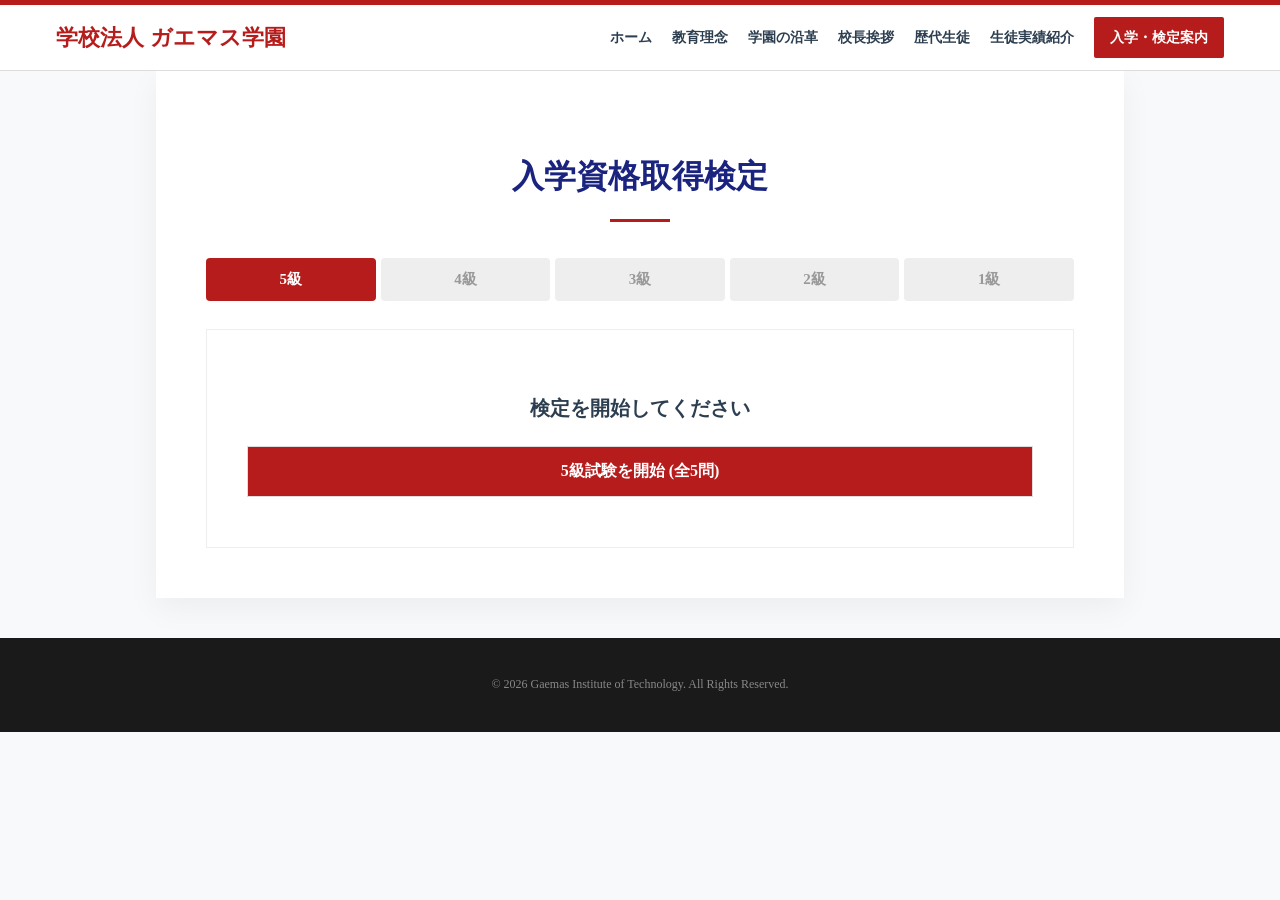
<file: exam.html>
<!DOCTYPE html>
<html lang="ja">
<head>
    <meta charset="UTF-8">
    <meta name="viewport" content="width=device-width, initial-scale=1.0">
    <title>入学・検定案内 | ガエマス専門学校</title>
    <link rel="icon" type="image/png" href="favicon.png">
    <link rel="stylesheet" href="style.css">
</head>
<body>

<header>
    <div class="header-inner">
        <a class="logo" href="index.html">学校法人 ガエマス学園</a>
        <button class="hamburger" id="hamburger" onclick="toggleMenu()" aria-label="メニュー">
            <span></span><span></span><span></span>
        </button>
        <ul class="nav-links" id="nav-links">
            <li><a href="index.html">ホーム</a></li>
            <li><a href="philosophy.html">教育理念</a></li>
            <li><a href="history.html">学園の沿革</a></li>
            <li><a href="principal.html">校長挨拶</a></li>
            <li><a href="alumni.html">歴代生徒</a></li>
            <li><a href="achievements.html">生徒実績紹介</a></li>
            <li class="btn-exam"><a href="exam.html" class="active">入学・検定案内</a></li>
        </ul>
    </div>
</header>

<main>
    <div class="container">
        <div class="section-box">
            <h2 class="section-title">入学資格取得検定</h2>
            <div class="status-bar">
                <div id="b5" class="grade-badge active">5級</div>
                <div id="b4" class="grade-badge">4級</div>
                <div id="b3" class="grade-badge">3級</div>
                <div id="b2" class="grade-badge">2級</div>
                <div id="b1" class="grade-badge">1級</div>
            </div>

            <div id="exam-ui" class="quiz-container">
                <h3 id="q-title">検定を開始してください</h3>
                <div id="q-body">
                    <button class="choice-btn" style="background:var(--brand-red); color:white;" onclick="startGrade(5)">5級試験を開始 (全5問)</button>
                </div>
            </div>

            <div id="enrollment-form" style="display:none; margin-top:40px; border-top: 4px double var(--brand-navy); padding-top: 32px;">
                <h3 style="text-align:center; color:var(--brand-navy);">合格証明：入学願書</h3>
                <label>氏名</label>
                <input type="text" id="user-name" class="write-input" placeholder="ガエマス 太郎">
                <label>住所</label>
                <input type="text" class="write-input" placeholder="ガエマス県誤読市...">
                <button class="choice-btn" style="background:var(--brand-navy); color:white;" onclick="submitFinal()">願書を送信する</button>
            </div>
        </div>
    </div>
</main>

<div id="submit-overlay">
    <div class="spinner"></div>
    <h3 id="load-msg">通信中...</h3>
</div>

<footer>
    &copy; 2026 Gaemas Institute of Technology. All Rights Reserved.
</footer>

<script>
    const quizData = {
        5: [
            {q:"問1：本校の教育理念で重視されるのは？", c:["正確性の追求", "調べない勇気", "効率化"]},
            {q:"問2：「Gaemas」という単語の起源となったのは？", c:["一つの理論", "一つの誤字", "一つの思想"]},
            {q:"問3：初代校長の名は？", c:["いちごみるく", "TOP", "いちご牛乳"]},
            {q:"問4：本校が世界で持つ姉妹校の数は？", c:["16カ国", "50カ国", "32カ国"]},
            {q:"問5：ガエマス思想の核となる概念は？", c:["知識の蓄積", "創造的エラー", "言語の統一"]}
        ],
        4: [
            {q:"問1：LとRの「正しい」区別について、本校は？", c:["厳密に区別すべき", "区別不要である", "その時々で判断"]},
            {q:"問2：スペルが不確実な時の行動は？", c:["辞書を確認", "調べずに打つ", "書かない"]},
            {q:"問3：いちごみるくが「Gaemas」に惹かれた理由は？", c:["勢いと肯定感", "珍しい綴り", "音の美しさ"]},
            {q:"問4：本校の批判と評価が変わるきっかけは？", c:["卒業生の成果", "メディア報道", "政府認可"]},
            {q:"問5：コミュニケーションが最終的に昇華するのは？", c:["情報伝達", "魂のぶつかり合い", "感情表現"]}
        ],
        3: [
            {q:"問1：いちごみるくとその配信者の関係の転機は？", c:["成功への競争", "ストーカー行為と無断転用", "意見の相違"]},
            {q:"問2：「誤読研究会」の発足年は？", c:["2020年", "20XX年", "2025年"]},
            {q:"問3：最も美しい誤字が生まれるのはいつ？", c:["無意識の時", "調べようとする知性を放棄した瞬間", "急いでいる時"]},
            {q:"問4：ガエマス私塾が設立されたのはどこ？", c:["東京都", "ガエマス県誤読市", "オンライン"]},
            {q:"問5：本校が文部科学省の認可を受けたのは？", c:["2020年", "2023年", "2025年"]}
        ],
        2: [
            {q:"問1：いちごみるくが最終的に決定したことは？", c:["その配信者と再度協力", "すべての縁を断ち切る", "距離を置く"]},
            {q:"問2：「Gaemas」の字体への愛着の正体は？", c:["成功への執着", "傷とともに残った純粋な美しさ", "復讐心"]},
            {q:"問3：本校の教育目標は何を実装すること？", c:["言語の統一化", "正しさに抗うこと", "効率的な学習"]},
            {q:"問4：いちごみるくが本校を設立した一念は？", c:["起業による成功", "美しさを学問にすること", "社会運動"]},
            {q:"問5：ガエマスな表現者の条件は？", c:["高い知識", "完璧なAIには模倣できない人間的表現力", "多くの検索能力"]}
        ],
        1: [
            {q:"問1：正しさを捨てることと同義なのは？", c:["知識の放棄", "自由を手に入れること", "社会的地位の喪失"]},
            {q:"問2：本校が探求する学問の対象は？", c:["標準言語学", "読み違えと書き違え", "正書法"]},
            {q:"問3：本校の門を叩く者が手に取るべきものは？", c:["正確な知識", "真の無知がもたらす輝き", "学位"]},
            {q:"問4：効率化に疲弊したビジネス界に吹き込まれたものは？", c:["新しい技術", "新たな風", "資金"]},
            {q:"問5：本校の歴史の本質は？", c:["成功の記録", "正しさに抗い続けた不屈の挑戦者たちの記録", "教育制度の発展"]}
        ]
    };

    // 答えはサーバー側で管理（簡易版：Base64で難読化）
    const answerKey = btoa(JSON.stringify({
        5: [1, 1, 0, 2, 1],
        4: [1, 1, 0, 0, 1],
        3: [1, 1, 1, 1, 2],
        2: [1, 1, 1, 1, 1],
        1: [1, 1, 1, 1, 1]
    }));

    let currentGrade = 0;
    let currentIdx = 0;

    function toggleMenu() {
        document.getElementById('nav-links').classList.toggle('open');
        document.getElementById('hamburger').classList.toggle('open');
    }

    function startGrade(g) {
        currentGrade = g;
        currentIdx = 0;
        renderQuiz();
    }

    function renderQuiz() {
        const data = quizData[currentGrade][currentIdx];
        const uiBody = document.getElementById('q-body');
        document.getElementById('q-title').innerText = `${currentGrade}級試験 (${currentIdx + 1}/5)`;
        
        // 選択肢をシャッフル
        const shuffled = data.c.map((t, i) => ({text: t, originalIndex: i}));
        for (let i = shuffled.length - 1; i > 0; i--) {
            const j = Math.floor(Math.random() * (i + 1));
            [shuffled[i], shuffled[j]] = [shuffled[j], shuffled[i]];
        }
        
        uiBody.innerHTML = `<p>${data.q}</p>` + shuffled.map((item, i) => 
            `<button class="choice-btn" onclick="checkChoice(${item.originalIndex})">${item.text}</button>`
        ).join('');
    }

    function checkChoice(originalIndex) {
        const answers = JSON.parse(atob(answerKey))[currentGrade];
        if (originalIndex === answers[currentIdx]) {
            nextQ();
        } else {
            alert("不合格。もっと心を開いてください。");
            startGrade(currentGrade);
        }
    }

    function nextQ() {
        currentIdx++;
        if (currentIdx < 5) {
            renderQuiz();
        } else {
            finishGrade();
        }
    }

    function finishGrade() {
        alert(`${currentGrade}級 合格`);
        document.getElementById('b' + currentGrade).classList.replace('active', 'passed');
        if (currentGrade > 1) {
            currentGrade--;
            document.getElementById('b' + currentGrade).classList.add('active');
            document.getElementById('q-body').innerHTML = `<button class="choice-btn" onclick="startGrade(${currentGrade})">${currentGrade}級試験を開始 (全5問)</button>`;
        } else {
            document.getElementById('exam-ui').style.display = 'none';
            document.getElementById('enrollment-form').style.display = 'block';
        }
    }

    async function submitFinal() {
        const n = document.getElementById('user-name').value;
        const h = document.querySelectorAll('.write-input')[1].value;
        if (!n) return alert("氏名を入力してください");
        const loader = document.getElementById('submit-overlay');
        loader.style.display = 'flex';

        const EDGE_FUNCTION_URL = 'https://imobedwaquuuqtndgixt.supabase.co/functions/v1/hyper-endpoint';

        try {
            const res = await fetch(EDGE_FUNCTION_URL, {
                method: 'POST',
                headers: {
                    'Content-Type': 'application/json',
                },
                body: JSON.stringify({ name: n, home: h || '' })
            });
            if (!res.ok) {
                console.error('Error:', res.status);
                alert('送信に失敗しました。もう一度お試しください。');
                loader.style.display = 'none';
                return;
            }
        } catch(e) {
            console.error('通信エラー:', e);
            alert('通信エラーが発生しました。');
            loader.style.display = 'none';
            return;
        }

        document.getElementById('load-msg').innerText = "あなたの魂を受理しました...";
        setTimeout(() => {
            loader.style.display = 'none';
            alert(n + "様。願書を受理しました。ガエマスな人生を。");
            location.href = 'index.html';
        }, 2000);
    }
</script>

</body>
</html>
</file>
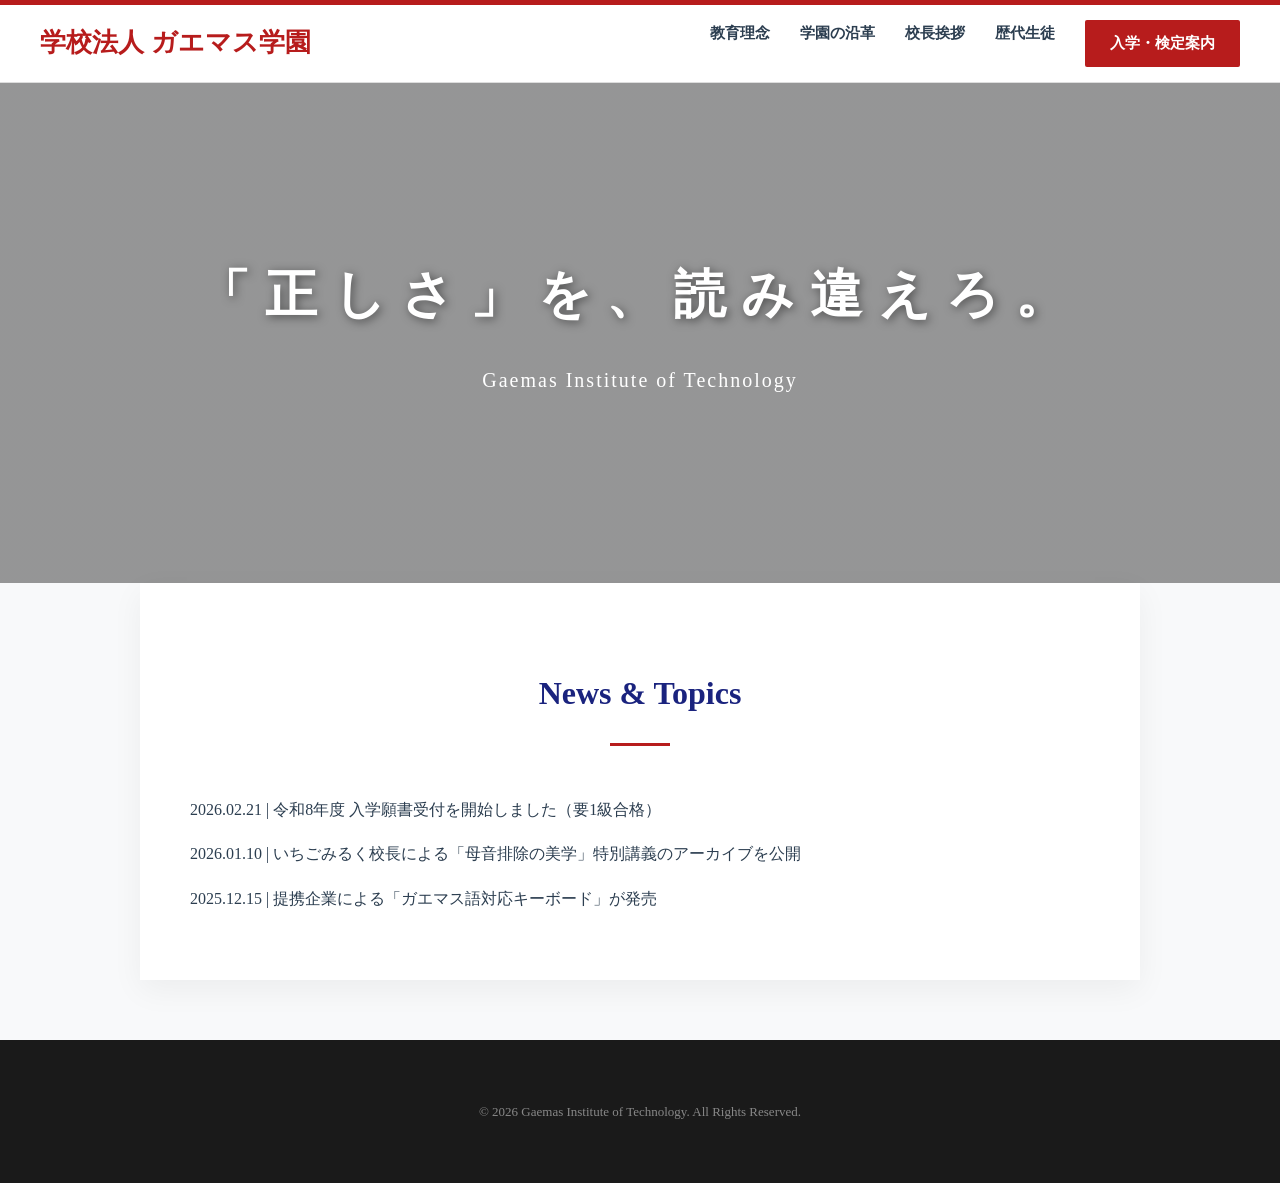
<file: gaemas_2.html>
<!DOCTYPE html>
<html lang="ja">
<head>
    <meta charset="UTF-8">
    <meta name="viewport" content="width=device-width, initial-scale=1.0">
    <title>学校法人 ガエマス学園 | ガエマス専門学校 公式サイト</title>
    <style>
        :root {
            --brand-red: #b71c1c;
            --brand-navy: #1a237e;
            --text-main: #2c3e50;
            --bg-gray: #f8f9fa;
            --white: #ffffff;
        }

        body {
            font-family: "Times New Roman", "YuMincho", "Hiragino Mincho ProN", serif;
            margin: 0; color: var(--text-main); background: var(--bg-gray);
            line-height: 1.8;
        }

        /* --- Navigation --- */
        header {
            background: var(--white);
            border-top: 5px solid var(--brand-red);
            border-bottom: 1px solid #ddd;
            position: sticky; top: 0; z-index: 1000;
        }
        .header-inner {
            max-width: 1200px; margin: 0 auto; padding: 15px 20px;
            display: flex; justify-content: space-between; align-items: center;
        }
        .logo { font-size: 26px; font-weight: bold; color: var(--brand-red); text-decoration: none; cursor: pointer; }
        .nav-links { display: flex; gap: 30px; list-style: none; margin: 0; padding: 0; font-weight: bold; font-size: 15px; }
        .nav-links li { cursor: pointer; transition: 0.3s; }
        .nav-links li:hover { color: var(--brand-red); }
        .btn-exam { background: var(--brand-red); color: white; padding: 10px 25px; border-radius: 2px; }

        /* --- Hero --- */
        .hero {
            height: 500px;
            background: linear-gradient(rgba(0,0,0,0.4), rgba(0,0,0,0.4)), url('https://images.unsplash.com/photo-1541339907198-e08756ebafe3?auto=format&fit=crop&w=1200&q=80');
            background-size: cover; background-position: center;
            display: flex; flex-direction: column; justify-content: center; align-items: center; color: white;
        }
        .hero h2 { font-size: 52px; margin: 0; letter-spacing: 0.3em; text-shadow: 2px 2px 10px rgba(0,0,0,0.5); }
        .hero p { font-size: 20px; margin-top: 20px; letter-spacing: 0.1em; }

        /* --- Sections --- */
        .page { display: none; animation: fadeIn 0.5s ease-out; }
        .page.active { display: block; }
        @keyframes fadeIn { from { opacity: 0; } to { opacity: 1; } }

        .container { max-width: 1000px; margin: 0 auto; padding: 60px 20px; }
        .section-box { background: var(--white); padding: 50px; box-shadow: 0 10px 30px rgba(0,0,0,0.05); margin-top: -60px; position: relative; }
        .section-title { font-size: 32px; text-align: center; margin-bottom: 50px; color: var(--brand-navy); }
        .section-title::after { content: ""; display: block; width: 60px; height: 3px; background: var(--brand-red); margin: 20px auto; }

        /* --- Long Text --- */
        .long-text p { margin-bottom: 2em; text-indent: 1em; text-align: justify; }

        /* --- Exam UI --- */
        .status-bar { display: flex; justify-content: space-between; margin-bottom: 40px; }
        .grade-badge { padding: 10px 20px; background: #eee; border-radius: 4px; font-weight: bold; color: #999; }
        .grade-badge.active { background: var(--brand-red); color: white; }
        .grade-badge.passed { background: var(--brand-navy); color: white; }

        .quiz-container { border: 1px solid #eee; padding: 40px; text-align: center; background: #fff; }
        .choice-btn {
            display: block; width: 100%; padding: 15px; margin: 10px 0;
            border: 1px solid #ddd; background: white; cursor: pointer; font-size: 16px; font-weight: bold;
        }
        .choice-btn:hover { background: #fdf2f2; border-color: var(--brand-red); }
        .write-input { width: 100%; padding: 15px; font-size: 20px; border: 2px solid var(--brand-navy); margin-bottom: 20px; box-sizing: border-box; text-align: center; }

        /* --- Form & Overlay --- */
        #submit-overlay {
            position: fixed; top: 0; left: 0; width: 100%; height: 100%;
            background: rgba(255,255,255,0.98); display: none; flex-direction: column;
            justify-content: center; align-items: center; z-index: 5000;
        }
        .spinner { width: 60px; height: 60px; border: 6px solid #f3f3f3; border-top: 6px solid var(--brand-red); border-radius: 50%; animation: spin 1s linear infinite; }
        @keyframes spin { to { transform: rotate(360deg); } }

        /* --- Alumni --- */
        .alumni-period {
            margin-bottom: 60px;
            border-left: 4px solid var(--brand-red);
            padding-left: 30px;
        }
        .alumni-period-title {
            font-size: 20px;
            font-weight: bold;
            color: var(--brand-navy);
            margin-bottom: 8px;
            letter-spacing: 0.1em;
        }
        .alumni-period-note {
            font-size: 13px;
            color: #888;
            margin-bottom: 24px;
            text-indent: 0;
        }
        .alumni-cards {
            display: flex;
            gap: 30px;
            flex-wrap: wrap;
        }
        .alumni-card {
            background: var(--bg-gray);
            border: 1px solid #e0e0e0;
            padding: 30px 28px;
            display: flex;
            align-items: center;
            gap: 24px;
            flex: 1;
            min-width: 220px;
        }
        .alumni-avatar {
            width: 80px;
            height: 80px;
            border-radius: 50%;
            object-fit: cover;
            border: 3px solid var(--brand-red);
            flex-shrink: 0;
            background: #ddd;
        }
        .alumni-name {
            font-size: 18px;
            font-weight: bold;
            color: var(--brand-navy);
            margin-bottom: 4px;
        }
        .alumni-handle {
            font-size: 13px;
            color: #999;
        }

        footer { background: #1a1a1a; color: #888; padding: 60px 0; text-align: center; font-size: 13px; }
    </style>
</head>
<body>

<header>
    <div class="header-inner">
        <div class="logo" onclick="showPage('home')">学校法人 ガエマス学園</div>
        <ul class="nav-links">
            <li onclick="showPage('philosophy')">教育理念</li>
            <li onclick="showPage('history')">学園の沿革</li>
            <li onclick="showPage('principal')">校長挨拶</li>
            <li onclick="showPage('alumni')">歴代生徒</li>
            <li onclick="showPage('exam')" class="btn-exam">入学・検定案内</li>
        </ul>
    </div>
</header>

<div id="page-home" class="page active">
    <div class="hero">
        <h2>「正しさ」を、読み違えろ。</h2>
        <p>Gaemas Institute of Technology</p>
    </div>
    <div class="container">
        <div class="section-box">
            <h3 class="section-title">News & Topics</h3>
            <p>2026.02.21 | 令和8年度 入学願書受付を開始しました（要1級合格）</p>
            <p>2026.01.10 | いちごみるく校長による「母音排除の美学」特別講義のアーカイブを公開</p>
            <p>2025.12.15 | 提携企業による「ガエマス語対応キーボード」が発売</p>
        </div>
    </div>
</div>

<div id="page-philosophy" class="page">
    <div class="container">
        <div class="section-box">
            <h2 class="section-title">教育理念</h2>
            <div class="long-text">
                <p>現代社会は、過剰なまでの「正確性」に支配されています。辞書、スペルチェッカー、そしてAI。あらゆるツールが私たちの指先を監視し、わずかな逸脱も許さない「正解」へと矯正し続けています。しかし、私たちは問いたい。その「正解」の中に、あなた自身の魂は宿っているでしょうか。</p>
                <p>本校が提唱する「ガエマス思想」の起源は、インターネット上に刻まれた一つの誤字にあります。かつてあるネット配信者が「Games」を「Gaemas」と打ち込みました。その一瞬、母音の配列が入れ替わり、言葉は記号としての役割から解放されて、純粋な「響き」と「勢い」へと回帰したのです。その字体の持つ圧倒的な肯定感に、誰よりも強く打ちのめされたのが、現校長・いちごみるくでありました。</p>
                <p>我々の教育の根幹は「調べない勇気」にあります。わからない単語に直面したとき、スマートフォンを取り出すのは敗北です。記憶の曖昧な海を漂い、不完全なスペルを紡ぎ出すこと。そこにこそ、人間にしか成し得ない「知的な揺らぎ」が存在します。LとRの区別を捨て、VとBの壁を取り払い、母音という枷を外したとき、コミュニケーションは情報の伝達を超え、魂のぶつかり合いへと昇華されます。</p>
                <p>ガエマス専門学校は、この「読み違え」と「書き違え」を学問として探求し、完璧なAIには決して模倣できない、あまりにも人間的な表現者を育成することを使命としています。正しさを捨てることは、自由を手に入れることと同義です。本校の門を叩く諸君には、既存の知性を解体し、真の無知がもたらす輝きを手に取ってほしいと願っています。</p>
            </div>
        </div>
    </div>
</div>

<div id="page-history" class="page">
    <div class="container">
        <div class="section-box">
            <h2 class="section-title">学園の沿革</h2>
            <div class="long-text">
                <p>本学園の歴史は、21世紀初頭のインターネット文化の深淵、一人の配信者による伝説的な誤字から幕を開けました。ある配信者がゲームのタイトルを「Games」ではなく「Gaemas」と表記したその瞬間が、我々の「紀元」であります。当初、それは一過性のミスとして笑い飛ばされる運命にありました。しかし、その文字列が持つ圧倒的な「勢い」と「肯定感」に、誰よりも深く魂を揺さぶられた人物がいました。後のガエマス学園初代校長、いちごみるくであります。</p>
                <p>当時、いちごみるくはその配信者と親交がありました。共にインターネット文化の最前線に立ち、同じ笑いを共有していた間柄でした。しかし、やがて関係は暗転します。ストーカー行為の被害、みずからの動画コンテンツを無断で流用されるといった出来事が重なり、ついには執拗な嫌がらせを受けるに至りました。いちごみるくはすべての縁を断ち切ることを決意。しかし皮肉なことに、その傷の中に「Gaemas」という字体だけは輝き続けていたのです。憎しみではなく、言葉の勢いそのものへの愛着として。</p>
                <p>20XX年、いちごみるくは「誤読研究会」を発足させます。世界中の打ち間違いを収集し、その背後にある心理メカニズムを分析しました。その結果、最も美しい誤字は「調べようとする知性を放棄した瞬間」に生まれるという結論に達しました。この研究成果に基づき、202X年、ガエマス県誤読市に本校の前身となる「ガエマス私塾」が設立されました。</p>
                <p>設立当初は「教育の放棄」との批判を浴びましたが、卒業生たちが次々と社会の既成概念を（意図せず）破壊していく様を見て、世論は一変しました。彼らが書く報告書、彼らが発信するメール、それらは「解読不能だが熱い」と評され、効率化に疲弊したビジネス界に新たな風を吹き込んだのです。2025年には文部科学省の特例措置により、専修学校としての認可を受け、「学校法人 ガエマス学園」へと改組されました。</p>
                <p>現在、本校は世界32カ国に姉妹校を持ち、その教育ネットワークは拡大を続けています。我々は、過去の歴史を尊重しながらも、常に「最新の誤読」を求めて走り続けます。本校の歴史は、正しさに抗い続けた不屈の挑戦者たちの記録であり、これからも諸君らによって書き足されていく未完成の叙事詩なのです。</p>
            </div>
        </div>
    </div>
</div>

<!-- ===== 校長挨拶 ===== -->
<div id="page-principal" class="page">
    <div class="container">
        <div class="section-box">
            <h2 class="section-title">校長挨拶</h2>
            <div style="display:flex; gap:40px; align-items:flex-start; flex-wrap:wrap; margin-bottom:40px;">
                <div style="flex-shrink:0; text-align:center;">
                    <img src="itigo.png" alt="いちごみるく" style="width:160px; height:160px; border-radius:50%; border:4px solid var(--brand-red); margin:0 auto 12px; display:block; object-fit:cover; background:#ddd;">
                    <div style="font-weight:bold; color:var(--brand-navy); font-size:18px;">いちごみるく</div>
                    <div style="font-size:13px; color:#999;">初代校長</div>
                </div>
                <div class="long-text" style="flex:1; min-width:260px;">
                    <p>あの「Gaemas」という文字列と出会った日のことを、私は今でも鮮明に覚えています。画面の向こうに現れたその7文字は、誰かの指が生んだ小さな逸脱でした。しかし私の目には、それが何か途方もなく正直な叫びに見えたのです。辞書に怒られても、スペルチェッカーに赤線を引かれても、その字は揺らがなかった。そこには確かに、勢いという名の誠実さがありました。</p>
                    <p>その文字を生んだ人物と、かつて私は親しくしていました。しかし、人間関係とはままならないものです。ストーカー行為、コンテンツの無断転用、そして繰り返される嫌がらせ。私は最終的に、その縁を完全に断ち切ることを選びました。憎しみは今もありません。ただ、もう関わる必要がないというだけのことです。それでも、あの「Gaemas」の字体への愛着だけは、消えることなく私の中に残り続けました。傷とともに残った、純粋な美しさとして。</p>
                    <p>この学園は、その美しさを学問にしたいという一念から生まれました。勢いのある字が持つ固有の輝き、調べずに打ち込む指の正直さ、そして「間違い」という言葉に臆することなく自分を刻み続ける強さ。それらを体系として伝えることが、私の使命だと信じています。本校に集う皆さんには、正しさという名の檻を軽やかに越え、ガエマスな言葉で世界を塗り替えていただきたいと願っています。</p>
                </div>
            </div>
        </div>
    </div>
</div>


<div id="page-alumni" class="page">
    <div class="container">
        <div class="section-box">
            <h2 class="section-title">歴代生徒紹介</h2>

            <div class="alumni-period">
                <div class="alumni-period-title">一期生</div>
                <div class="alumni-period-note">当時は生徒数1人、教師も1人でした</div>
                <div class="alumni-cards">
                    <div class="alumni-card">
                        <img src="gemas.png" alt="Gemas_YouTube" class="alumni-avatar">
                        <div>
                            <div class="alumni-name">Gemas_YouTube</div>
                            <div class="alumni-handle">一期生</div>
                        </div>
                    </div>
                </div>
            </div>

            <div class="alumni-period">
                <div class="alumni-period-title">二期生</div>
                <div class="alumni-period-note">この時は入試挑戦者15名のうち14名が不合格判定となり、最終的に彼のみの入学となりました。</div>
                <div class="alumni-cards">
                    <div class="alumni-card">
                        <img src="kame.png" alt="kamemaso" class="alumni-avatar">
                        <div>
                            <div class="alumni-name">kamemaso</div>
                            <div class="alumni-handle">二期生</div>
                        </div>
                    </div>
                </div>
            </div>

            <div class="alumni-period">
                <div class="alumni-period-title">三期生 - 現在の生徒</div>
                <div class="alumni-period-note">今回は入試挑戦者24名のうち22名が不合格判定となり、最終的にこの2名のみが入学。彼らがこの学校を引っ張って行きマス。</div>
                <div class="alumni-cards">
                    <div class="alumni-card">
                        <img src="winny.png" alt="Winny_2525" class="alumni-avatar">
                        <div>
                            <div class="alumni-name">Winny_2525</div>
                            <div class="alumni-handle">三期生</div>
                        </div>
                    </div>
                    <div class="alumni-card">
                        <img src="pro.png" alt="pro25845" class="alumni-avatar">
                        <div>
                            <div class="alumni-name">pro25845</div>
                            <div class="alumni-handle">三期生</div>
                        </div>
                    </div>
                </div>
            </div>

        </div>
    </div>
</div>

<div id="page-exam" class="page">
    <div class="container">
        <div class="section-box">
            <h2 class="section-title">入学資格取得検定</h2>
            <div class="status-bar">
                <div id="b5" class="grade-badge active">5級</div>
                <div id="b4" class="grade-badge">4級</div>
                <div id="b3" class="grade-badge">3級</div>
                <div id="b2" class="grade-badge">2級</div>
                <div id="b1" class="grade-badge">1級</div>
            </div>

            <div id="exam-ui" class="quiz-container">
                <h3 id="q-title">検定を開始してください</h3>
                <div id="q-body">
                    <button class="choice-btn" style="background:var(--brand-red); color:white;" onclick="startGrade(5)">5級試験を開始 (全5問)</button>
                </div>
            </div>

            <div id="enrollment-form" style="display:none; margin-top:50px; border-top: 4px double var(--brand-navy); padding-top: 40px;">
                <h3 style="text-align:center; color:var(--brand-navy);">合格証明：入学願書</h3>
                <label>氏名</label><input type="text" id="user-name" class="write-input" placeholder="ガエマス 太郎">
                <label>住所</label><input type="text" class="write-input" placeholder="ガエマス県誤読市...">
                <button class="choice-btn" style="background:var(--brand-navy); color:white;" onclick="submitFinal()">願書を送信する</button>
            </div>
        </div>
    </div>
</div>

<div id="submit-overlay">
    <div class="spinner"></div>
    <h3 id="load-msg">通信中...</h3>
</div>

<footer>
    &copy; 2026 Gaemas Institute of Technology. All Rights Reserved.
</footer>

<script>
    function showPage(id) {
        document.querySelectorAll('.page').forEach(p => p.classList.remove('active'));
        document.getElementById('page-' + id).classList.add('active');
        window.scrollTo(0, 0);
    }

    const quizData = {
        5: [
            {q:"問1：当学園の起源となった単語は？", c:["Games", "Gaemas", "Gamas"], a:1},
            {q:"問2：Gaemasの正しい発音は？", c:["ゲーマス", "ガエマス", "ガメス"], a:1},
            {q:"問3：ガエマス学園を設立した校長の名は？", c:["いちごみるく", "BOT氏", "TAP氏"], a:0},
            {q:"問4：スペルが分からない時、どうすべきか？", c:["辞書を引く", "調べずそのまま打つ", "諦める"], a:1},
            {q:"問5：ガエマス語の真髄は？", c:["正確性", "勢いと誤読", "翻訳"], a:1}
        ],
        4: [
            {q:"問1：Videoをガエマス的に書くと？", c:["Video", "Bideo", "Vibeo"], a:1},
            {q:"問2：VとBの区別は必要か？", c:["絶対に必要", "不要である", "場合による"], a:1},
            {q:"問3：LとRの扱いについて適切なのは？", c:["厳密に分ける", "入れ替わっても構わない", "Lのみ使う"], a:1},
            {q:"問4：Rightをガエマス化せよ。", c:["Right", "Light", "Raight"], a:1},
            {q:"問5：Keyboardをガエマス的に綴れ（母音1つ抜き）。", c:["Kyboard", "Keyboard", "Keybord"], a:0}
        ],
        3: [
            {q:"問1：筆記。Gamesから母音を全て抜け。", type:"write", ans:"gms"},
            {q:"問2：筆記。Helloから母音を抜け。", type:"write", ans:"hll"},
            {q:"問3：筆記。Worldから母音を抜け。", type:"write", ans:"wrld"},
            {q:"問4：筆記。Bideoから母音を抜け。", type:"write", ans:"bd"},
            {q:"問5：母音を抜く目的は？", c:["省スペース", "知性の放棄", "なんとなく"], a:1}
        ],
        2: [
            {q:"問1：『あいうえお』を適当な文字列にせよ。", type:"any"},
            {q:"問2：『ガエマス』を勢いで打て。", type:"any"},
            {q:"問3：目の前の物を適当に打て。", type:"any"},
            {q:"問4：ガエマスにおける正解とは？", c:["辞書にある", "己の指が打ったもの", "学長が決める"], a:1},
            {q:"問5：読解力0と言われたら？", c:["怒る", "誇りに思う", "無視する"], a:1}
        ],
        1: [
            {q:"問1：スペルミスを指摘された時の返答は？", c:["謝罪する", "『仕様です』", "無視"], a:1},
            {q:"問2：ガエマスとは何か？", c:["宗教", "生き様", "ただのミス"], a:1},
            {q:"問3：辞書を捨てましたか？", c:["はい", "いいえ", "辞書など知らない"], a:2},
            {q:"問4：いちごみるく校長の教えで最も重要なのは？", c:["調べない", "寝る", "遊ぶ"], a:0},
            {q:"問5：最後に。あなたはGaemasですか？", c:["Yes", "Gaemas!", "Maybe"], a:1}
        ]
    };

    let currentGrade = 0;
    let currentIdx = 0;

    function startGrade(g) {
        currentGrade = g;
        currentIdx = 0;
        renderQuiz();
    }

    function renderQuiz() {
        const data = quizData[currentGrade][currentIdx];
        const uiBody = document.getElementById('q-body');
        document.getElementById('q-title').innerText = `${currentGrade}級試験 (${currentIdx + 1}/5)`;

        if(data.type === "write") {
            uiBody.innerHTML = `<p>${data.q}</p><input type="text" id="ans-in" class="write-input"><button class="choice-btn" onclick="checkWrite()">回答</button>`;
        } else if(data.type === "any") {
            uiBody.innerHTML = `<p>${data.q}</p><input type="text" class="write-input"><button class="choice-btn" onclick="nextQ()">勢いで提出</button>`;
        } else {
            uiBody.innerHTML = `<p>${data.q}</p>` + data.c.map((t, i) => `<button class="choice-btn" onclick="checkChoice(${i})">${t}</button>`).join('');
        }
    }

    function checkChoice(i) {
        if(i === quizData[currentGrade][currentIdx].a) nextQ();
        else { alert("不合格。調べすぎ、考えすぎです。"); startGrade(currentGrade); }
    }

    function checkWrite() {
        const val = document.getElementById('ans-in').value.toLowerCase();
        if(val === quizData[currentGrade][currentIdx].ans) nextQ();
        else alert("母音が残っているか、正確すぎます。");
    }

    function nextQ() {
        currentIdx++;
        if(currentIdx < 5) renderQuiz();
        else finishGrade();
    }

    function finishGrade() {
        alert(`${currentGrade}級 合格`);
        document.getElementById('b' + currentGrade).classList.replace('active', 'passed');
        if(currentGrade > 1) {
            currentGrade--;
            document.getElementById('b' + currentGrade).classList.add('active');
            document.getElementById('q-body').innerHTML = `<button class="choice-btn" onclick="startGrade(${currentGrade})">${currentGrade}級試験を開始 (全5問)</button>`;
        } else {
            document.getElementById('exam-ui').style.display = 'none';
            document.getElementById('enrollment-form').style.display = 'block';
        }
    }

    function submitFinal() {
        const n = document.getElementById('user-name').value;
        if(!n) return alert("氏名を入力してください");
        const loader = document.getElementById('submit-overlay');
        loader.style.display = 'flex';
        setTimeout(() => {
            document.getElementById('load-msg').innerText = "あなたの魂を受理しました...";
            setTimeout(() => {
                loader.style.display = 'none';
                alert(n + "様。願書を受理しました。ガエマスな人生を。");
                showPage('home');
            }, 2000);
        }, 2000);
    }
</script>

</body>
</html>
</file>
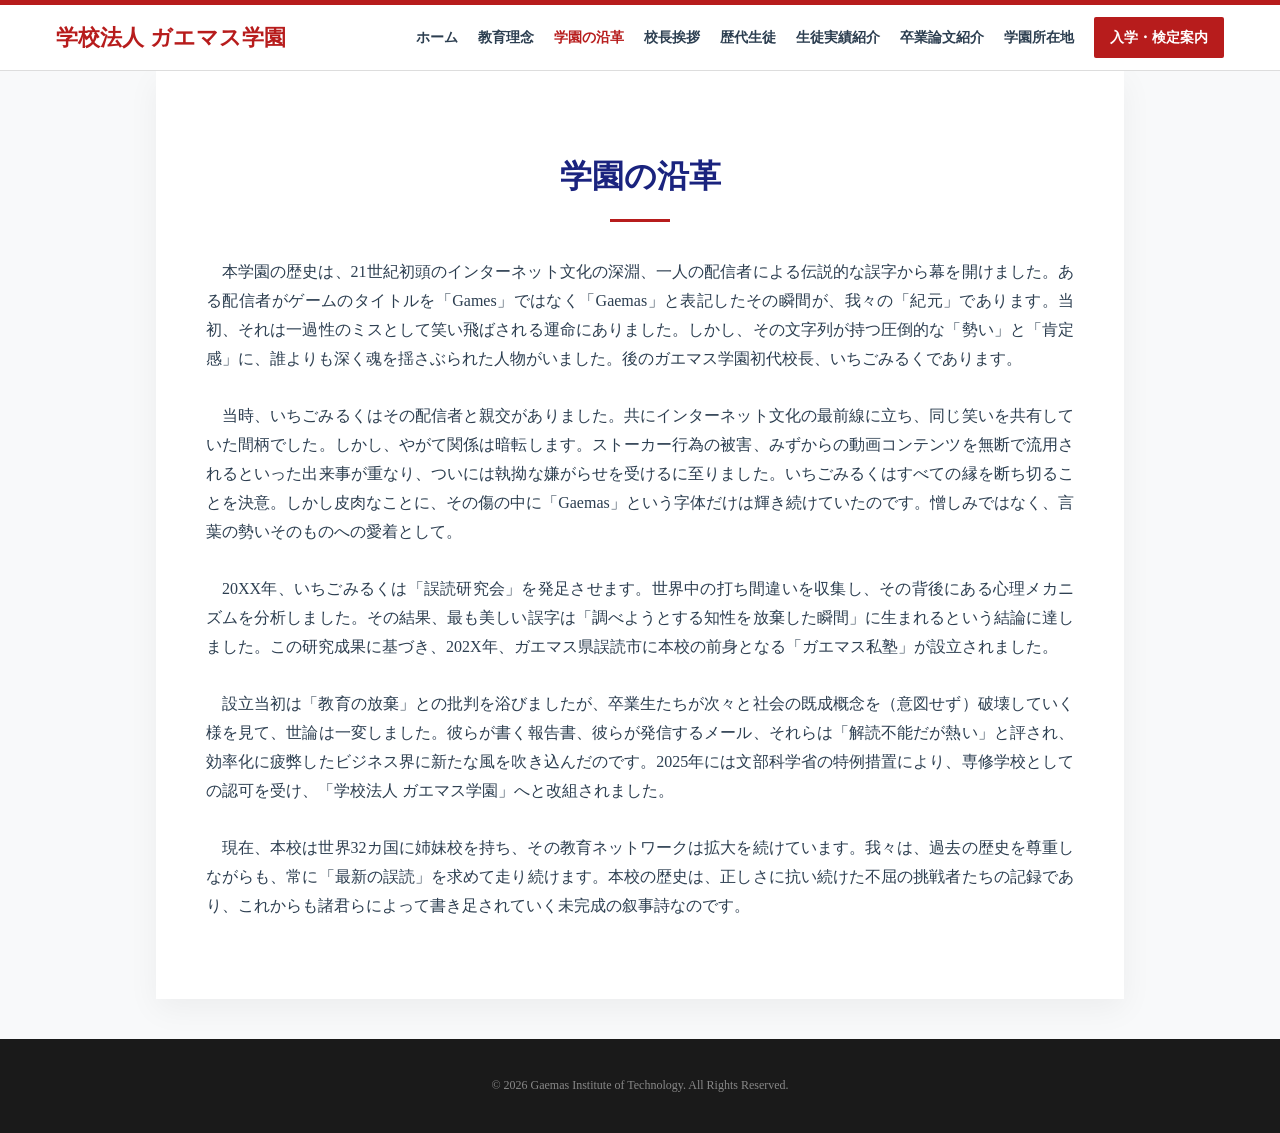
<file: history.html>
<!DOCTYPE html>
<html lang="ja">
<head>
    <meta charset="UTF-8">
    <meta name="viewport" content="width=device-width, initial-scale=1.0">
    <title>学園の沿革 | ガエマス専門学校</title>
    <link rel="icon" type="image/png" href="favicon.png">
    <link rel="stylesheet" href="style.css">
</head>
<body>

<header>
    <div class="header-inner">
        <a class="logo" href="index.html">学校法人 ガエマス学園</a>
        <button class="hamburger" id="hamburger" onclick="toggleMenu()" aria-label="メニュー">
            <span></span><span></span><span></span>
        </button>
        <ul class="nav-links" id="nav-links">
            <li><a href="index.html">ホーム</a></li>
            <li><a href="philosophy.html">教育理念</a></li>
            <li><a href="history.html" class="active">学園の沿革</a></li>
            <li><a href="principal.html">校長挨拶</a></li>
            <li><a href="alumni.html">歴代生徒</a></li>
            <li><a href="achievements.html">生徒実績紹介</a></li>
            <li><a href="thesis.html">卒業論文紹介</a></li>
            <li><a href="access.html">学園所在地</a></li>
            <li class="btn-exam"><a href="exam.html">入学・検定案内</a></li>
        </ul>
    </div>
</header>

<main>
    <div class="container">
        <div class="section-box">
            <h2 class="section-title">学園の沿革</h2>
            <div class="long-text">
                <p>本学園の歴史は、21世紀初頭のインターネット文化の深淵、一人の配信者による伝説的な誤字から幕を開けました。ある配信者がゲームのタイトルを「Games」ではなく「Gaemas」と表記したその瞬間が、我々の「紀元」であります。当初、それは一過性のミスとして笑い飛ばされる運命にありました。しかし、その文字列が持つ圧倒的な「勢い」と「肯定感」に、誰よりも深く魂を揺さぶられた人物がいました。後のガエマス学園初代校長、いちごみるくであります。</p>
                <p>当時、いちごみるくはその配信者と親交がありました。共にインターネット文化の最前線に立ち、同じ笑いを共有していた間柄でした。しかし、やがて関係は暗転します。ストーカー行為の被害、みずからの動画コンテンツを無断で流用されるといった出来事が重なり、ついには執拗な嫌がらせを受けるに至りました。いちごみるくはすべての縁を断ち切ることを決意。しかし皮肉なことに、その傷の中に「Gaemas」という字体だけは輝き続けていたのです。憎しみではなく、言葉の勢いそのものへの愛着として。</p>
                <p>20XX年、いちごみるくは「誤読研究会」を発足させます。世界中の打ち間違いを収集し、その背後にある心理メカニズムを分析しました。その結果、最も美しい誤字は「調べようとする知性を放棄した瞬間」に生まれるという結論に達しました。この研究成果に基づき、202X年、ガエマス県誤読市に本校の前身となる「ガエマス私塾」が設立されました。</p>
                <p>設立当初は「教育の放棄」との批判を浴びましたが、卒業生たちが次々と社会の既成概念を（意図せず）破壊していく様を見て、世論は一変しました。彼らが書く報告書、彼らが発信するメール、それらは「解読不能だが熱い」と評され、効率化に疲弊したビジネス界に新たな風を吹き込んだのです。2025年には文部科学省の特例措置により、専修学校としての認可を受け、「学校法人 ガエマス学園」へと改組されました。</p>
                <p>現在、本校は世界32カ国に姉妹校を持ち、その教育ネットワークは拡大を続けています。我々は、過去の歴史を尊重しながらも、常に「最新の誤読」を求めて走り続けます。本校の歴史は、正しさに抗い続けた不屈の挑戦者たちの記録であり、これからも諸君らによって書き足されていく未完成の叙事詩なのです。</p>
            </div>
        </div>
    </div>
</main>

<footer>
    &copy; 2026 Gaemas Institute of Technology. All Rights Reserved.
</footer>

<script>
    function toggleMenu() {
        document.getElementById('nav-links').classList.toggle('open');
        document.getElementById('hamburger').classList.toggle('open');
    }
</script>

</body>
</html>
</file>
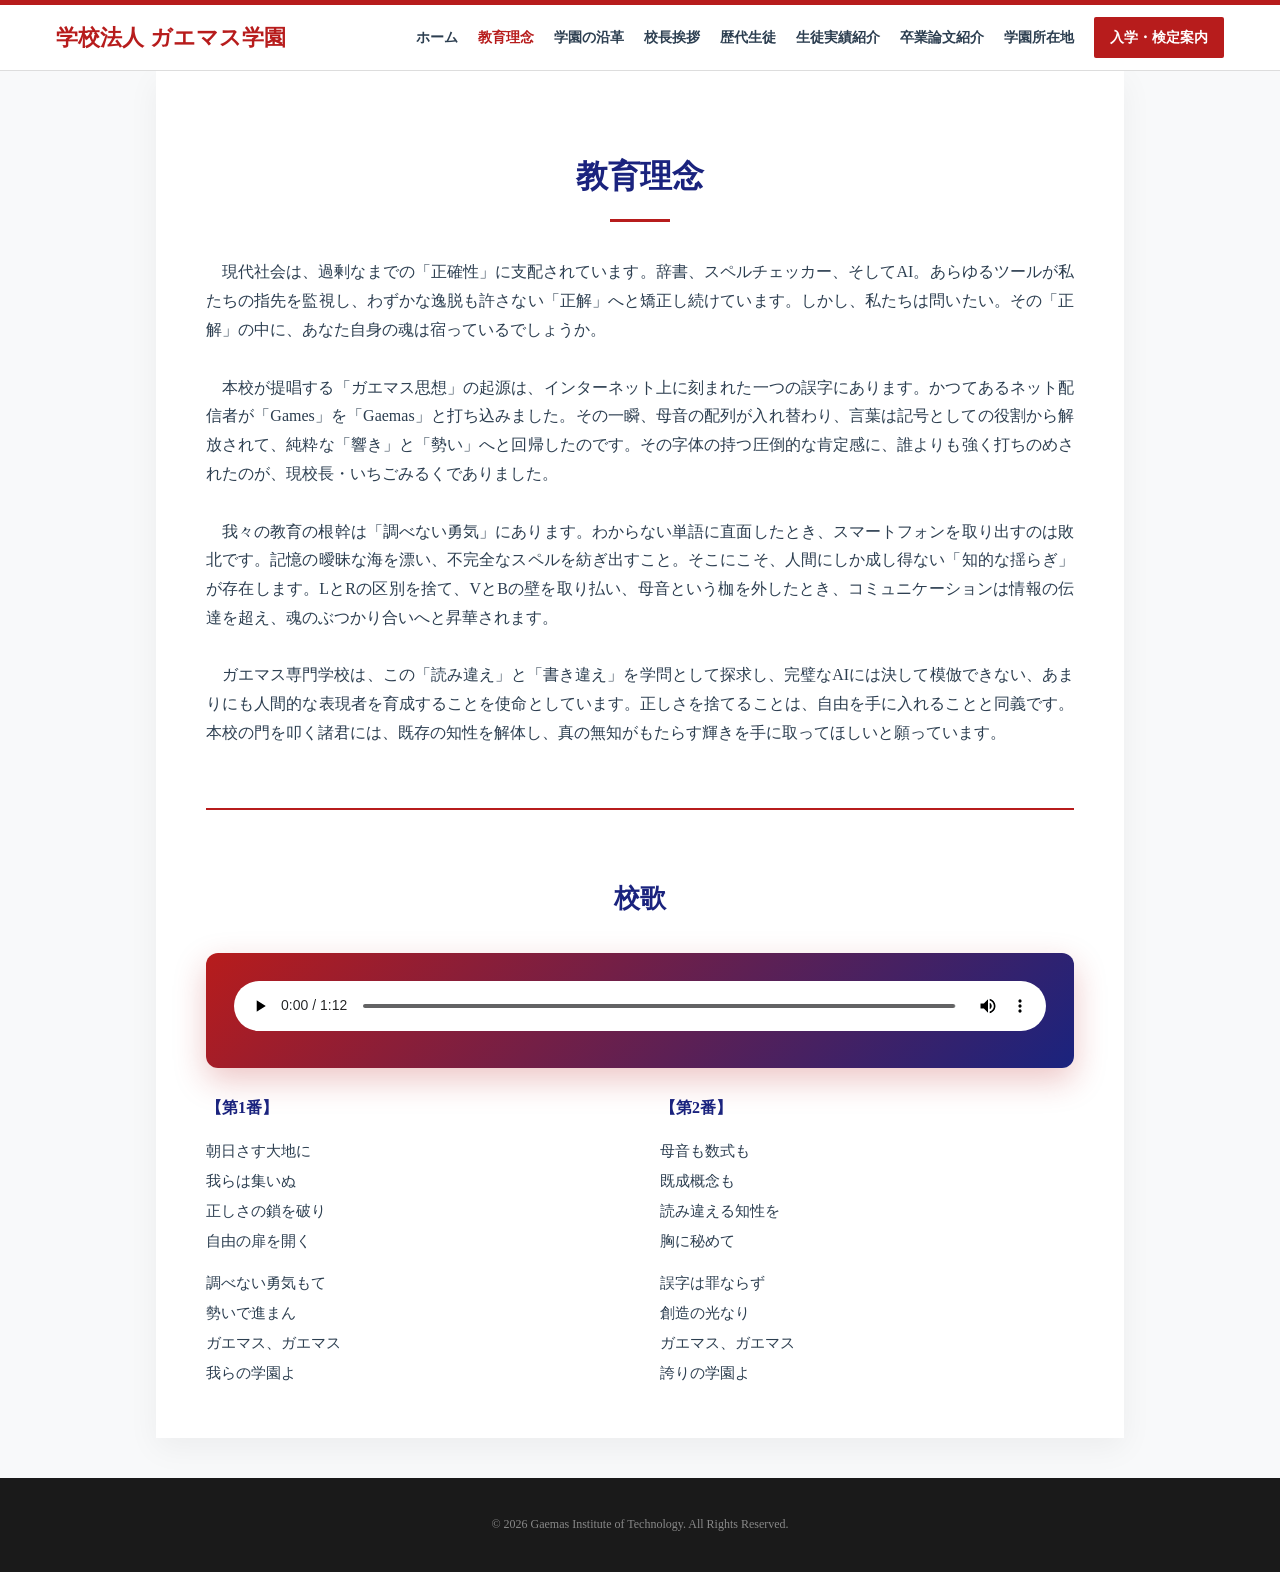
<file: philosophy.html>
<!DOCTYPE html>
<html lang="ja">
<head>
    <meta charset="UTF-8">
    <meta name="viewport" content="width=device-width, initial-scale=1.0">
    <title>教育理念 | ガエマス専門学校</title>
    <link rel="icon" type="image/png" href="favicon.png">
    <link rel="stylesheet" href="style.css">
</head>
<body>

<header>
    <div class="header-inner">
        <a class="logo" href="index.html">学校法人 ガエマス学園</a>
        <button class="hamburger" id="hamburger" onclick="toggleMenu()" aria-label="メニュー">
            <span></span><span></span><span></span>
        </button>
        <ul class="nav-links" id="nav-links">
            <li><a href="index.html">ホーム</a></li>
            <li><a href="philosophy.html" class="active">教育理念</a></li>
            <li><a href="history.html">学園の沿革</a></li>
            <li><a href="principal.html">校長挨拶</a></li>
            <li><a href="alumni.html">歴代生徒</a></li>
            <li><a href="achievements.html">生徒実績紹介</a></li>
            <li><a href="thesis.html">卒業論文紹介</a></li>
            <li><a href="access.html">学園所在地</a></li>
            <li class="btn-exam"><a href="exam.html">入学・検定案内</a></li>
        </ul>
    </div>
</header>

<main>
    <div class="container">
        <div class="section-box">
            <h2 class="section-title">教育理念</h2>
            <div class="long-text">
                <p>現代社会は、過剰なまでの「正確性」に支配されています。辞書、スペルチェッカー、そしてAI。あらゆるツールが私たちの指先を監視し、わずかな逸脱も許さない「正解」へと矯正し続けています。しかし、私たちは問いたい。その「正解」の中に、あなた自身の魂は宿っているでしょうか。</p>
                <p>本校が提唱する「ガエマス思想」の起源は、インターネット上に刻まれた一つの誤字にあります。かつてあるネット配信者が「Games」を「Gaemas」と打ち込みました。その一瞬、母音の配列が入れ替わり、言葉は記号としての役割から解放されて、純粋な「響き」と「勢い」へと回帰したのです。その字体の持つ圧倒的な肯定感に、誰よりも強く打ちのめされたのが、現校長・いちごみるくでありました。</p>
                <p>我々の教育の根幹は「調べない勇気」にあります。わからない単語に直面したとき、スマートフォンを取り出すのは敗北です。記憶の曖昧な海を漂い、不完全なスペルを紡ぎ出すこと。そこにこそ、人間にしか成し得ない「知的な揺らぎ」が存在します。LとRの区別を捨て、VとBの壁を取り払い、母音という枷を外したとき、コミュニケーションは情報の伝達を超え、魂のぶつかり合いへと昇華されます。</p>
                <p>ガエマス専門学校は、この「読み違え」と「書き違え」を学問として探求し、完璧なAIには決して模倣できない、あまりにも人間的な表現者を育成することを使命としています。正しさを捨てることは、自由を手に入れることと同義です。本校の門を叩く諸君には、既存の知性を解体し、真の無知がもたらす輝きを手に取ってほしいと願っています。</p>
            </div>

            <div style="margin-top: 60px; padding-top: 40px; border-top: 2px solid var(--brand-red);">
                <h3 style="text-align: center; color: var(--brand-navy); font-size: clamp(20px, 4vw, 26px); margin-bottom: 30px;">校歌</h3>
                
                <div class="custom-audio-player">
                    <audio controls>
                        <source src="kouka.mp3" type="audio/mpeg">
                        お使いのブラウザはオーディオタグに対応していません。
                    </audio>
                </div>
                    
                    <div style="font-size: clamp(14px, 2.5vw, 15px); line-height: 2.0; color: var(--text-main); display: flex; gap: 40px; flex-wrap: wrap;">
                        <div style="flex: 1; min-width: 240px;">
                            <div style="font-weight: bold; color: var(--brand-navy); margin-bottom: 12px; font-size: 16px;">【第1番】</div>
                            <p style="margin: 0; text-indent: 0;">朝日さす大地に</p>
                            <p style="margin: 0; text-indent: 0;">我らは集いぬ</p>
                            <p style="margin: 0; text-indent: 0;">正しさの鎖を破り</p>
                            <p style="margin: 0; text-indent: 0;">自由の扉を開く</p>
                            <p style="margin: 12px 0 0 0; text-indent: 0;"></p>
                            <p style="margin: 0; text-indent: 0;">調べない勇気もて</p>
                            <p style="margin: 0; text-indent: 0;">勢いで進まん</p>
                            <p style="margin: 0; text-indent: 0;">ガエマス、ガエマス</p>
                            <p style="margin: 0; text-indent: 0;">我らの学園よ</p>
                        </div>

                        <div style="flex: 1; min-width: 240px;">
                            <div style="font-weight: bold; color: var(--brand-navy); margin-bottom: 12px; font-size: 16px;">【第2番】</div>
                            <p style="margin: 0; text-indent: 0;">母音も数式も</p>
                            <p style="margin: 0; text-indent: 0;">既成概念も</p>
                            <p style="margin: 0; text-indent: 0;">読み違える知性を</p>
                            <p style="margin: 0; text-indent: 0;">胸に秘めて</p>
                            <p style="margin: 12px 0 0 0; text-indent: 0;"></p>
                            <p style="margin: 0; text-indent: 0;">誤字は罪ならず</p>
                            <p style="margin: 0; text-indent: 0;">創造の光なり</p>
                            <p style="margin: 0; text-indent: 0;">ガエマス、ガエマス</p>
                            <p style="margin: 0; text-indent: 0;">誇りの学園よ</p>
                        </div>
                    </div>
                </div>
            </div>
        </div>
    </div>
</main>

<footer>
    &copy; 2026 Gaemas Institute of Technology. All Rights Reserved.
</footer>

<script>
    function toggleMenu() {
        document.getElementById('nav-links').classList.toggle('open');
        document.getElementById('hamburger').classList.toggle('open');
    }
</script>

</body>
</html>
</file>
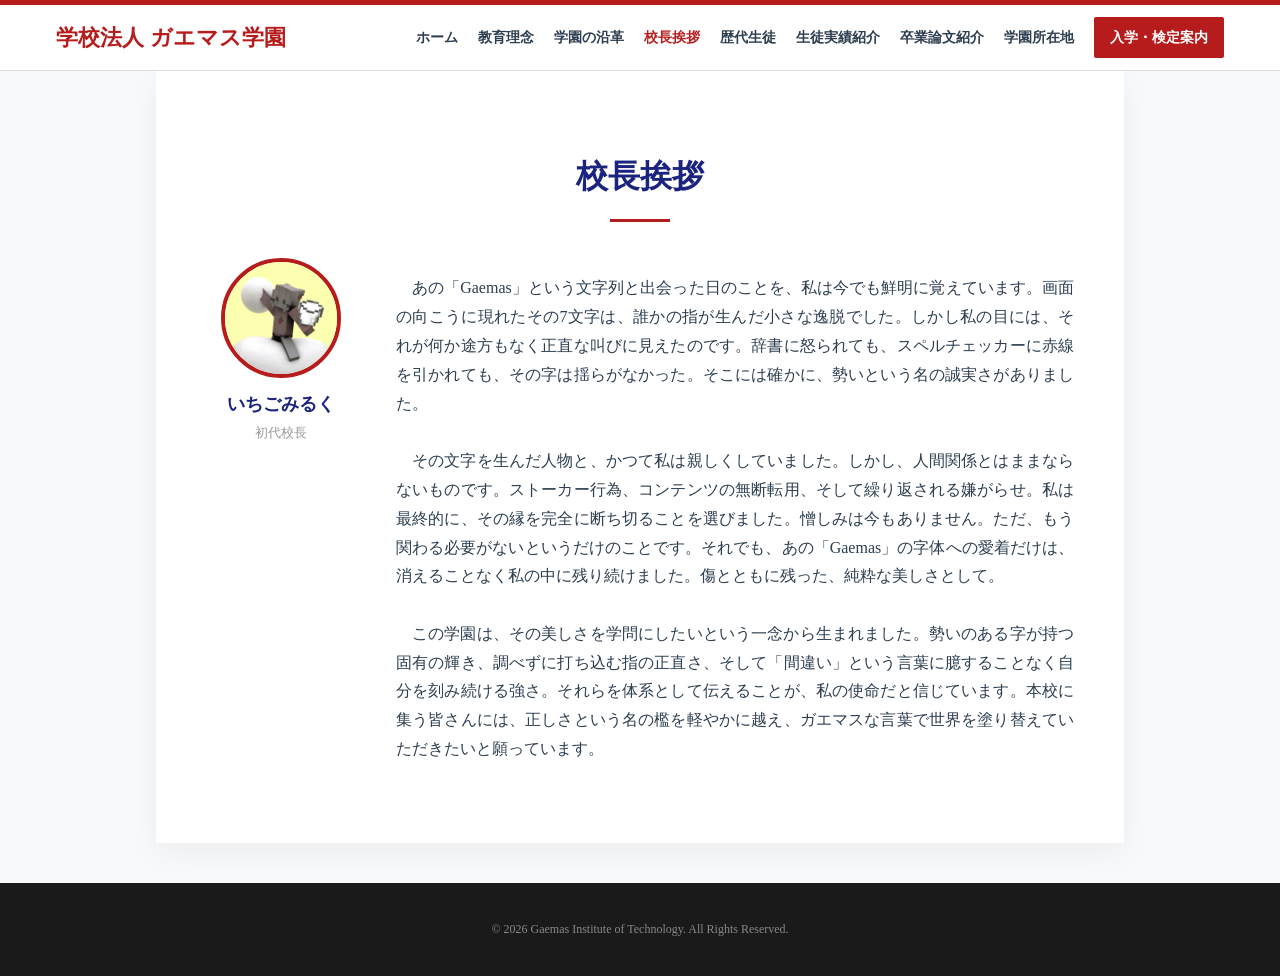
<file: principal.html>
<!DOCTYPE html>
<html lang="ja">
<head>
    <meta charset="UTF-8">
    <meta name="viewport" content="width=device-width, initial-scale=1.0">
    <title>校長挨拶 | ガエマス専門学校</title>
    <link rel="icon" type="image/png" href="favicon.png">
    <link rel="stylesheet" href="style.css">
</head>
<body>

<header>
    <div class="header-inner">
        <a class="logo" href="index.html">学校法人 ガエマス学園</a>
        <button class="hamburger" id="hamburger" onclick="toggleMenu()" aria-label="メニュー">
            <span></span><span></span><span></span>
        </button>
        <ul class="nav-links" id="nav-links">
            <li><a href="index.html">ホーム</a></li>
            <li><a href="philosophy.html">教育理念</a></li>
            <li><a href="history.html">学園の沿革</a></li>
            <li><a href="principal.html" class="active">校長挨拶</a></li>
            <li><a href="alumni.html">歴代生徒</a></li>
            <li><a href="achievements.html">生徒実績紹介</a></li>
            <li><a href="thesis.html">卒業論文紹介</a></li>
            <li><a href="access.html">学園所在地</a></li>
            <li class="btn-exam"><a href="exam.html">入学・検定案内</a></li>
        </ul>
    </div>
</header>

<main>
    <div class="container">
        <div class="section-box">
            <h2 class="section-title">校長挨拶</h2>
            <div class="principal-inner">
                <div class="principal-profile">
                    <img src="itigo.png" alt="いちごみるく" class="principal-avatar">
                    <div class="principal-name">いちごみるく</div>
                    <div class="principal-title">初代校長</div>
                </div>
                <div class="long-text" style="flex:1; min-width:0;">
                    <p>あの「Gaemas」という文字列と出会った日のことを、私は今でも鮮明に覚えています。画面の向こうに現れたその7文字は、誰かの指が生んだ小さな逸脱でした。しかし私の目には、それが何か途方もなく正直な叫びに見えたのです。辞書に怒られても、スペルチェッカーに赤線を引かれても、その字は揺らがなかった。そこには確かに、勢いという名の誠実さがありました。</p>
                    <p>その文字を生んだ人物と、かつて私は親しくしていました。しかし、人間関係とはままならないものです。ストーカー行為、コンテンツの無断転用、そして繰り返される嫌がらせ。私は最終的に、その縁を完全に断ち切ることを選びました。憎しみは今もありません。ただ、もう関わる必要がないというだけのことです。それでも、あの「Gaemas」の字体への愛着だけは、消えることなく私の中に残り続けました。傷とともに残った、純粋な美しさとして。</p>
                    <p>この学園は、その美しさを学問にしたいという一念から生まれました。勢いのある字が持つ固有の輝き、調べずに打ち込む指の正直さ、そして「間違い」という言葉に臆することなく自分を刻み続ける強さ。それらを体系として伝えることが、私の使命だと信じています。本校に集う皆さんには、正しさという名の檻を軽やかに越え、ガエマスな言葉で世界を塗り替えていただきたいと願っています。</p>
                </div>
            </div>
        </div>
    </div>
</main>

<footer>
    &copy; 2026 Gaemas Institute of Technology. All Rights Reserved.
</footer>

<script>
    function toggleMenu() {
        document.getElementById('nav-links').classList.toggle('open');
        document.getElementById('hamburger').classList.toggle('open');
    }
</script>

</body>
</html>
</file>
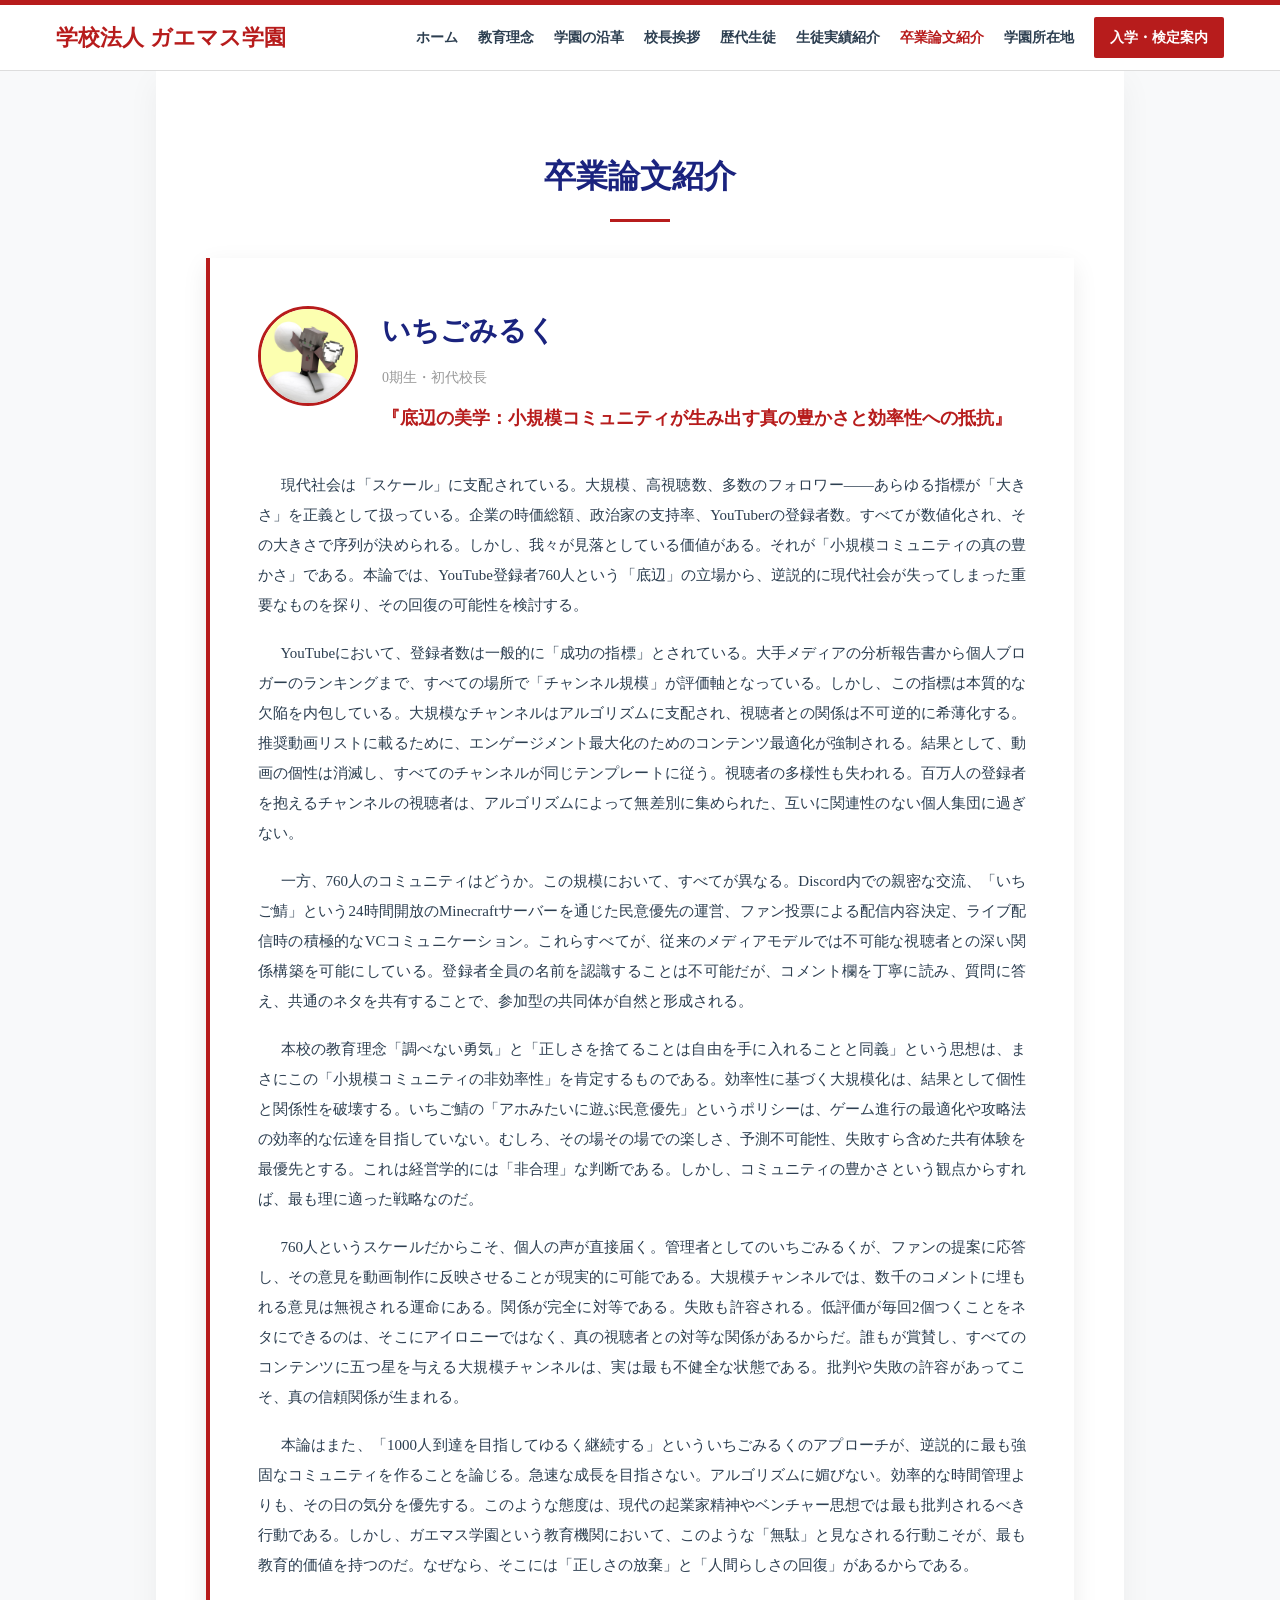
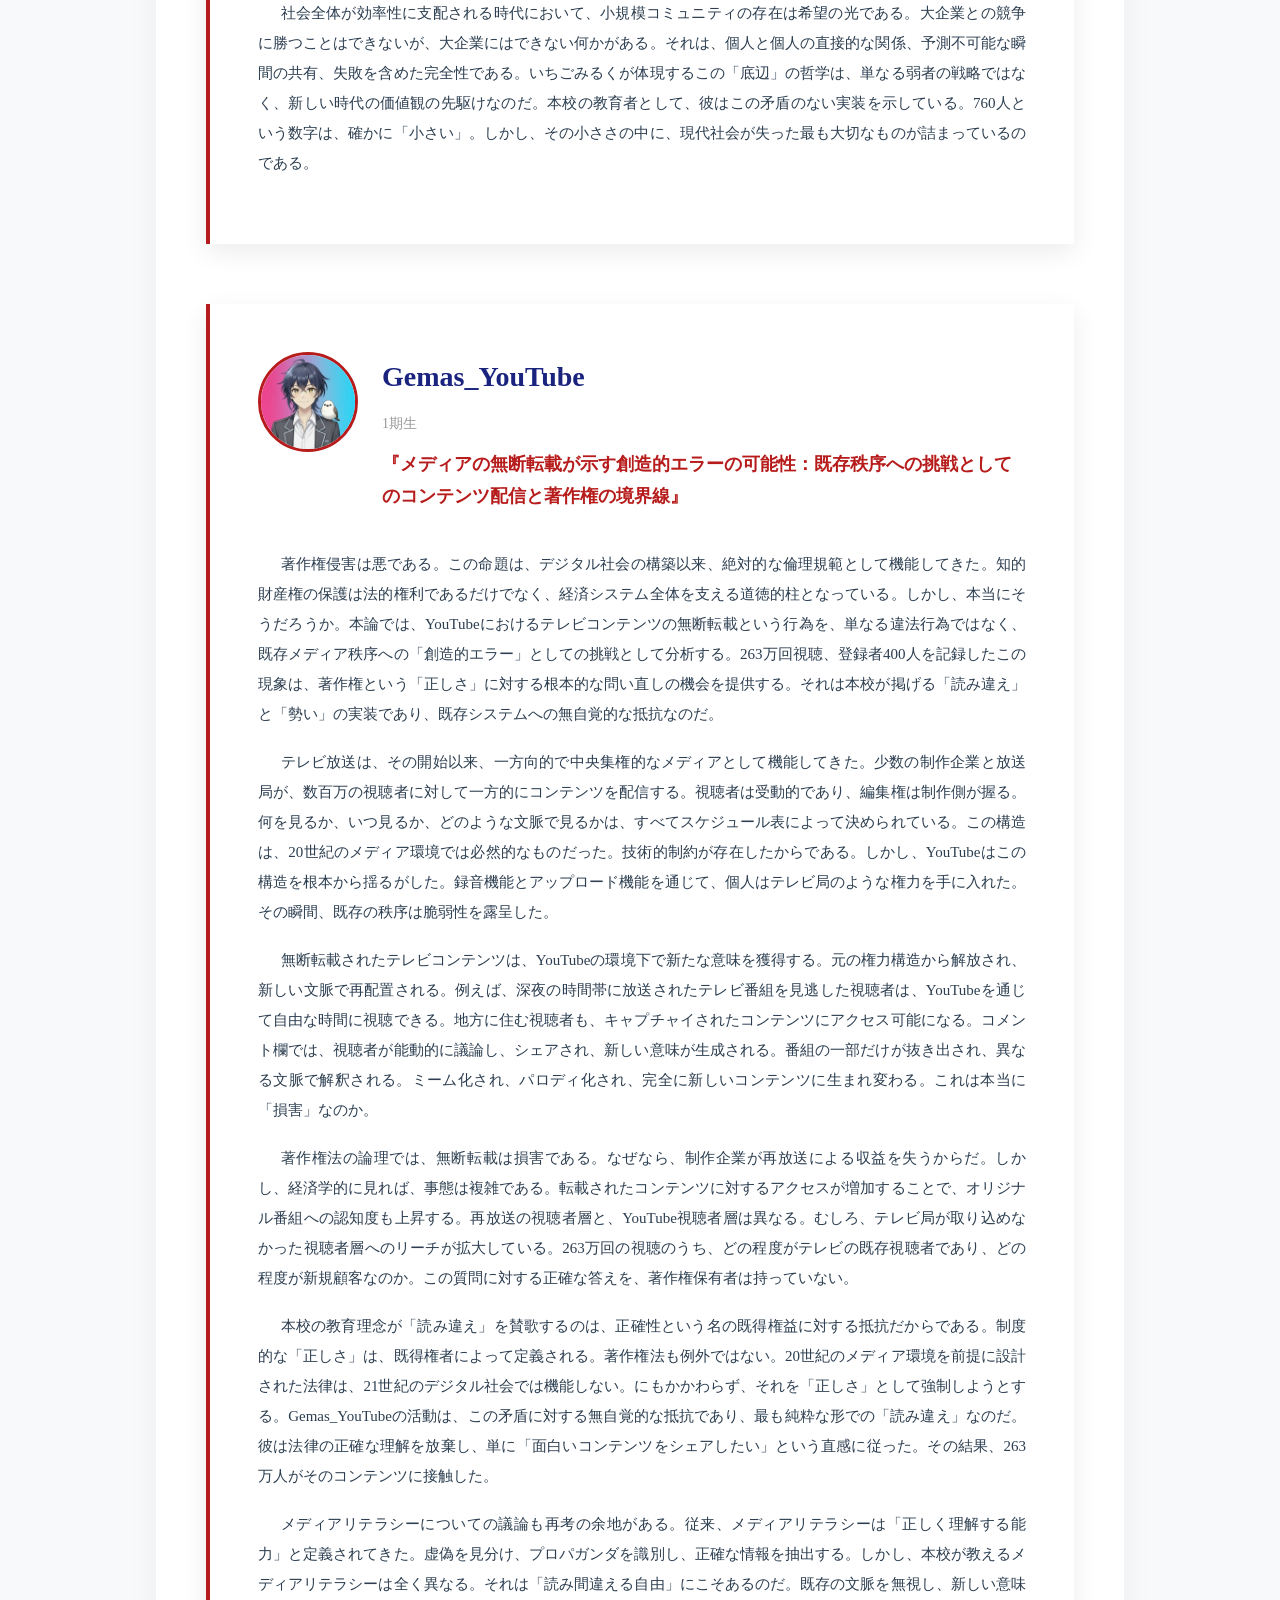
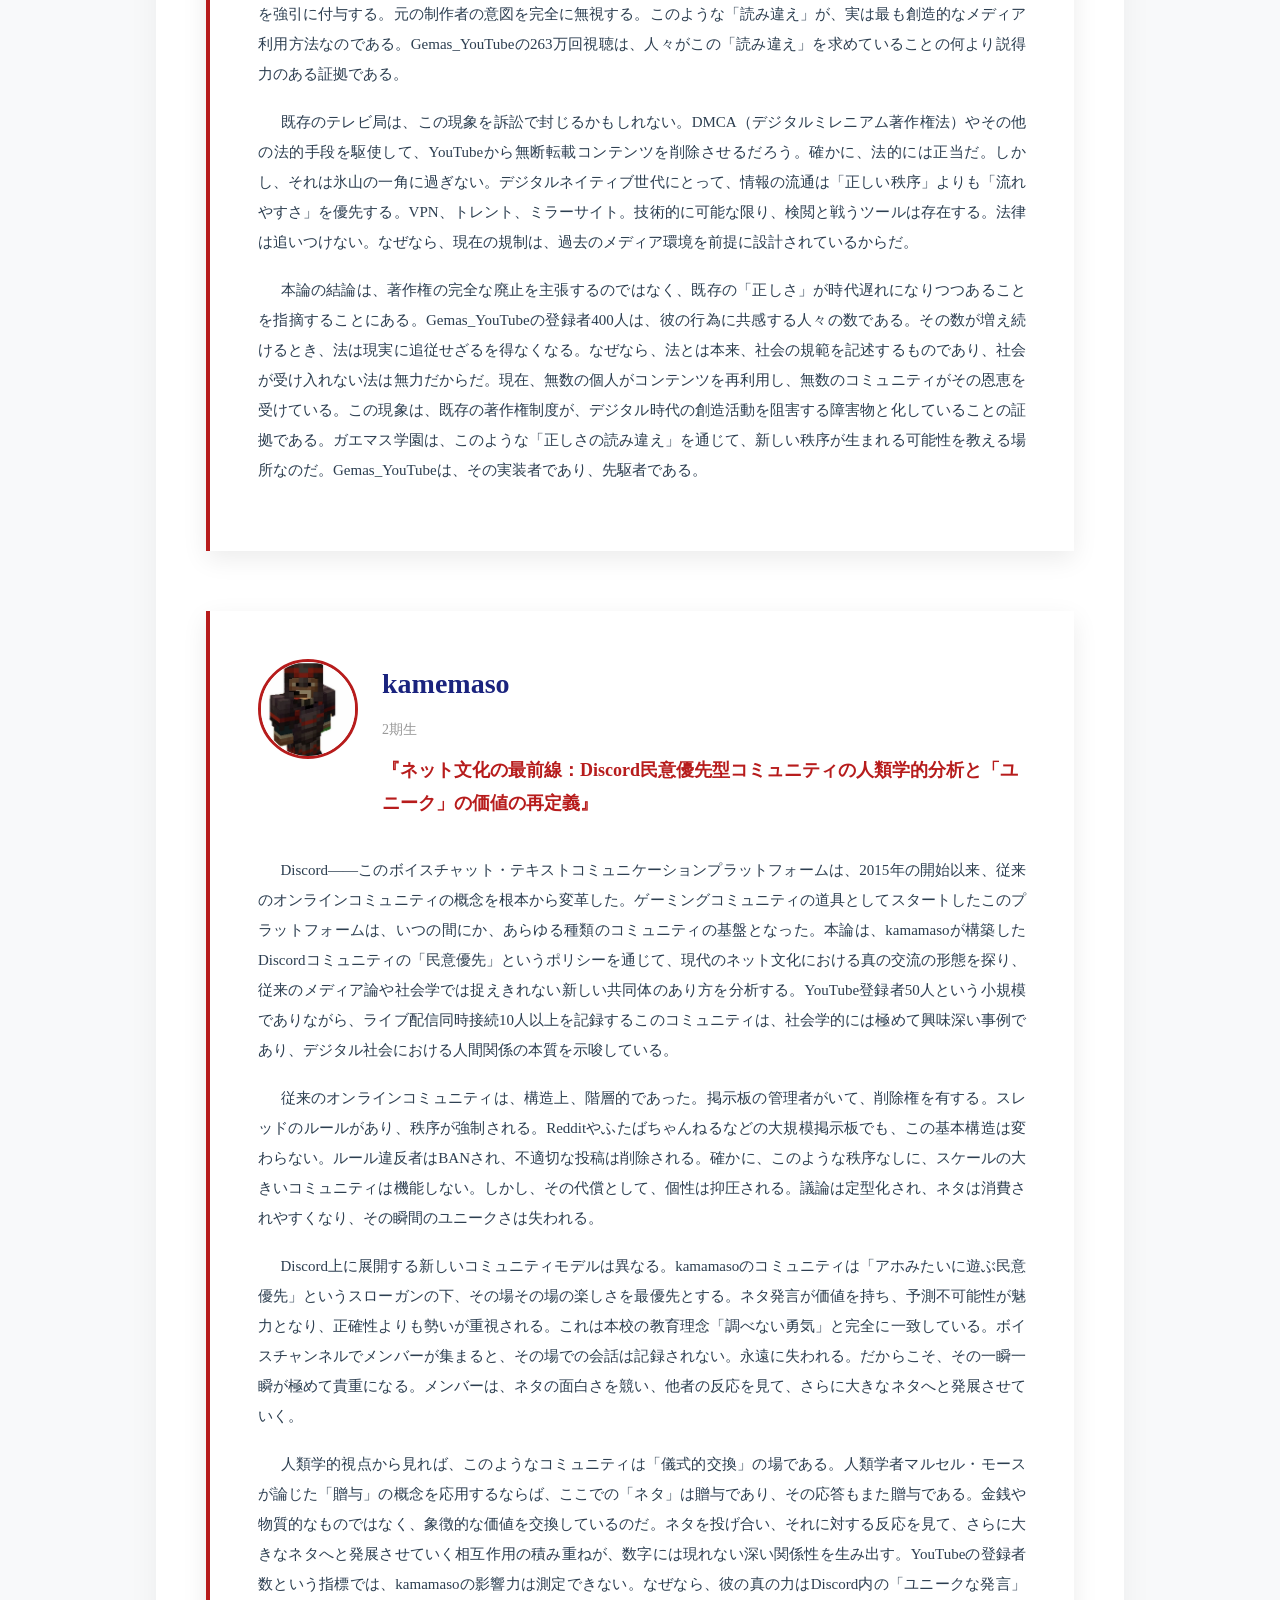
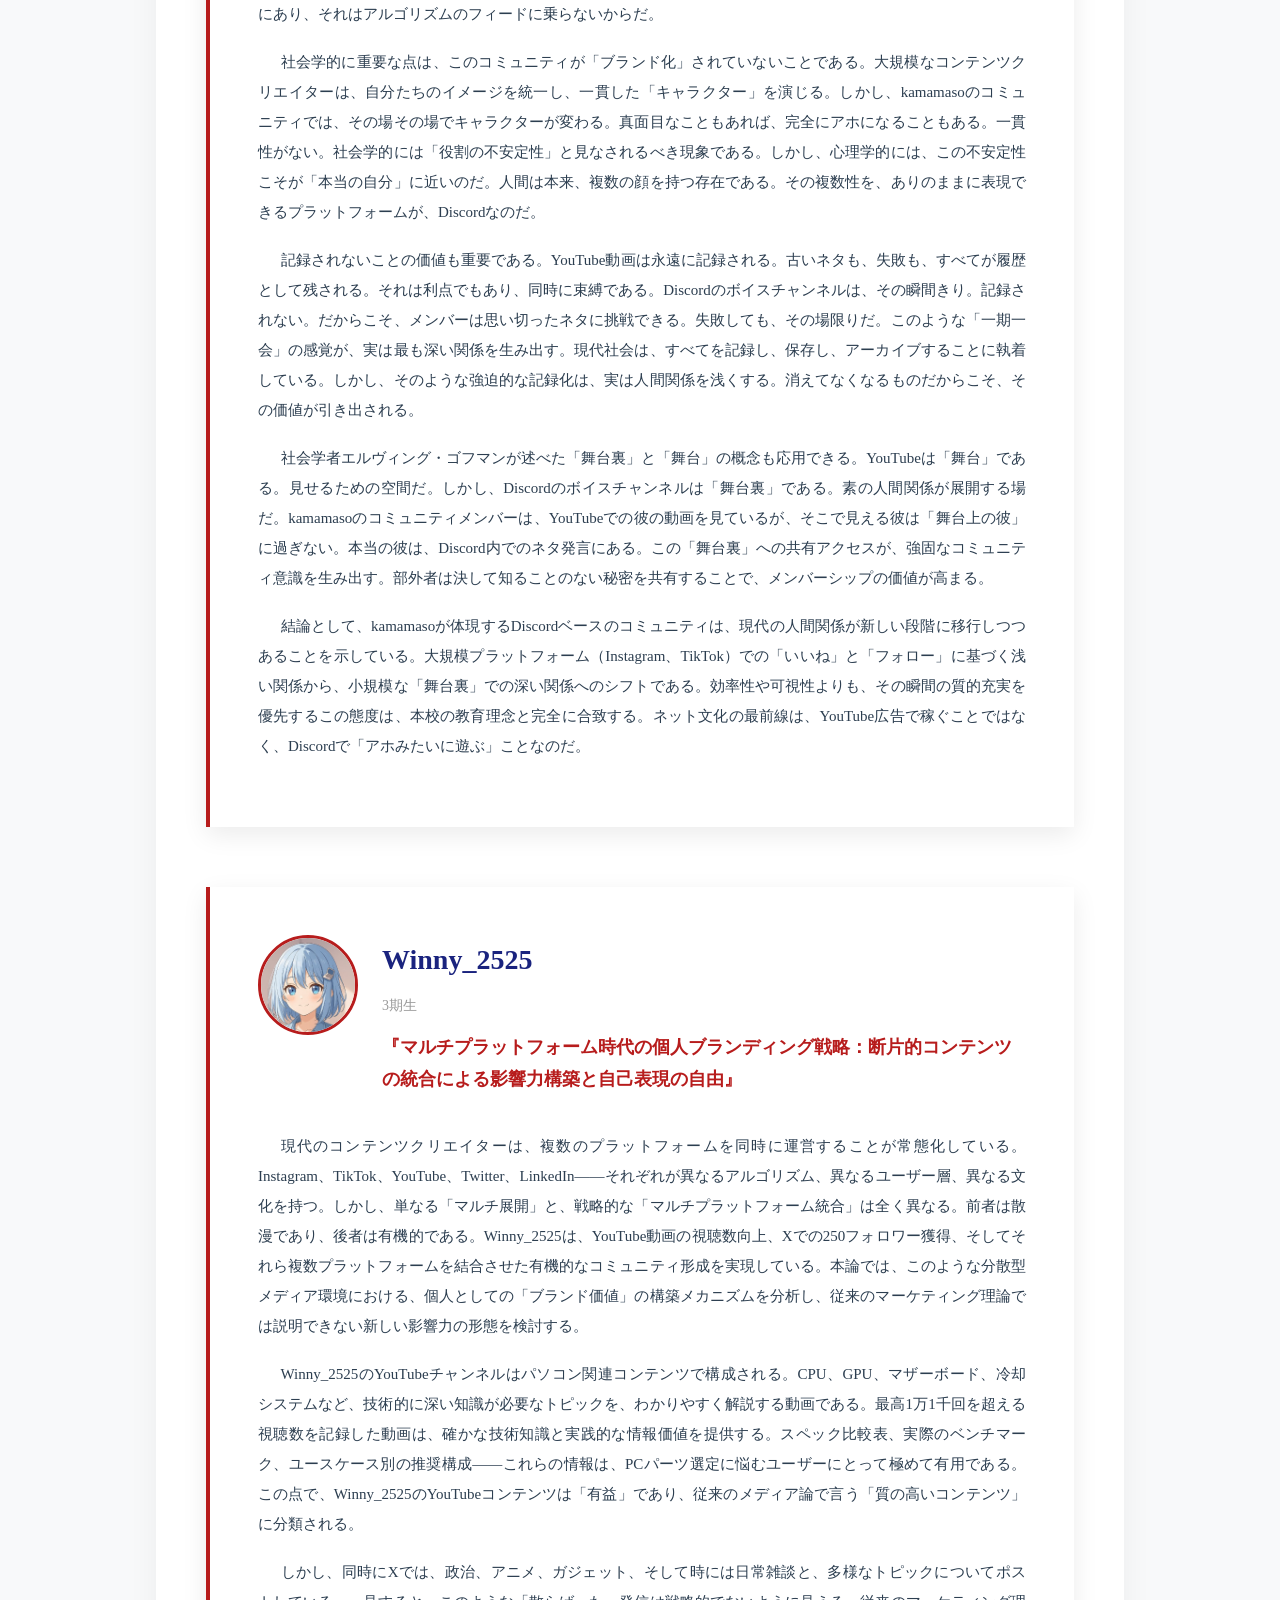
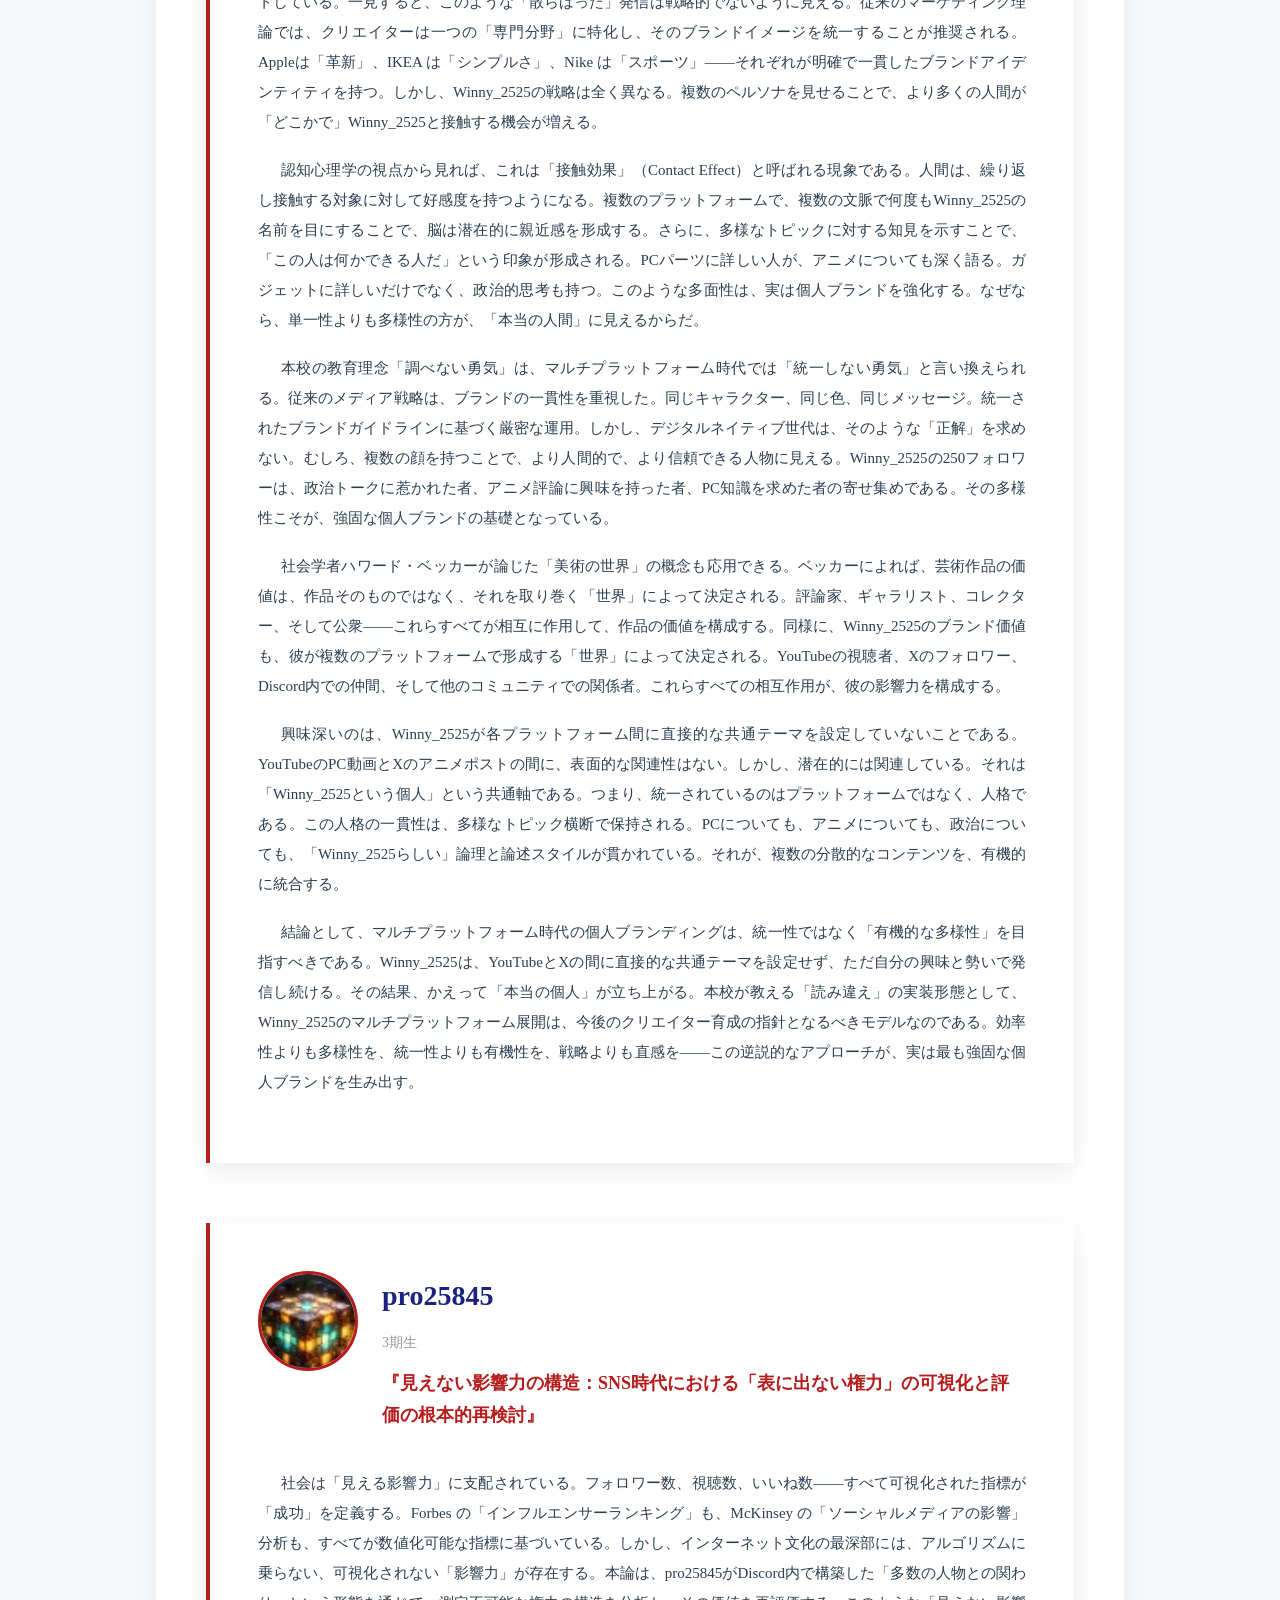
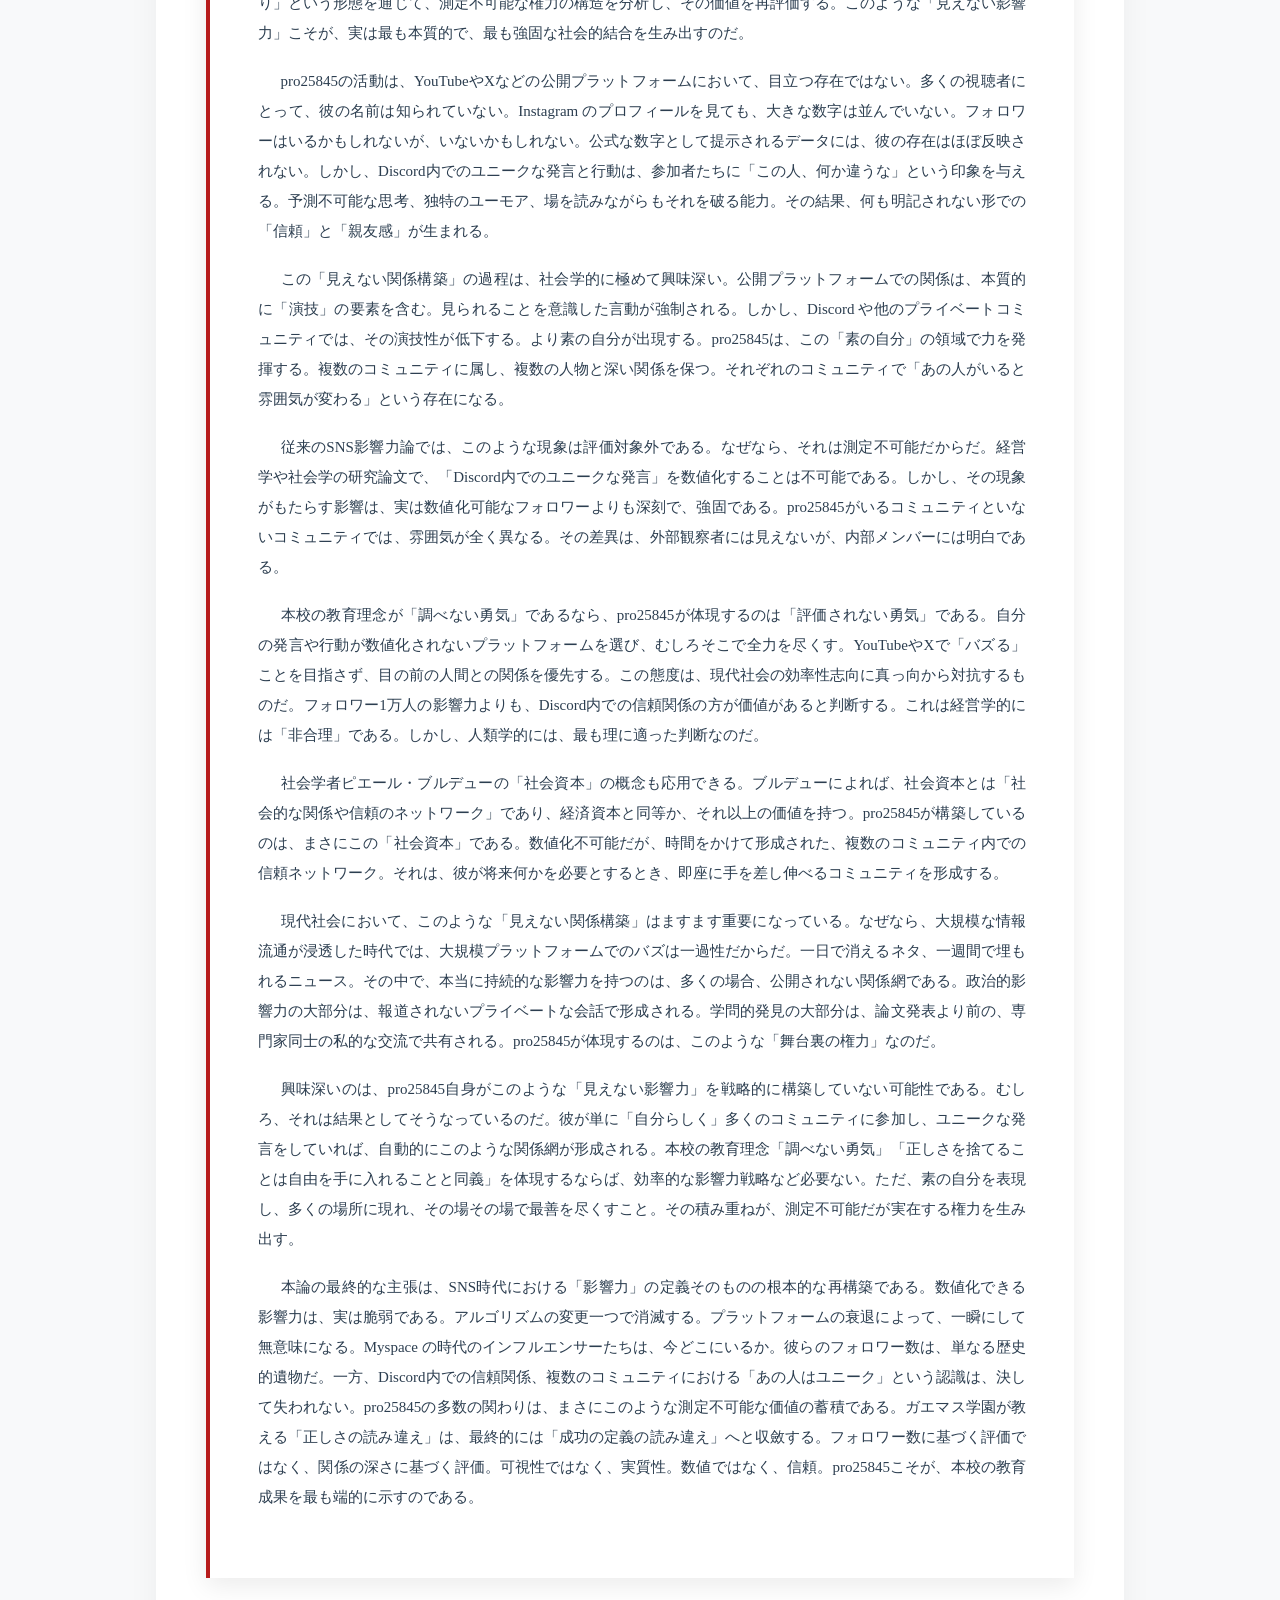
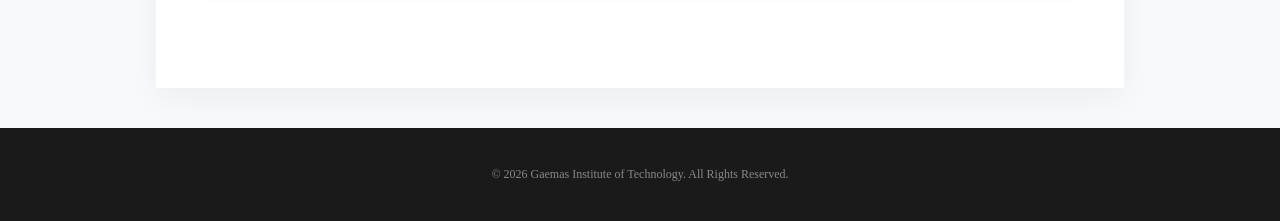
<file: thesis.html>
<!DOCTYPE html>
<html lang="ja">
<head>
    <meta charset="UTF-8">
    <meta name="viewport" content="width=device-width, initial-scale=1.0">
    <title>卒業論文紹介 | ガエマス専門学校</title>
    <link rel="icon" type="image/png" href="favicon.png">
    <link rel="stylesheet" href="style.css">
    <style>
        .thesis-card {
            background: var(--white);
            border-left: 4px solid var(--brand-red);
            padding: 48px;
            margin-bottom: 60px;
            box-shadow: 0 8px 24px rgba(0,0,0,0.08);
        }
        .thesis-header {
            display: flex; gap: 24px; align-items: flex-start;
            margin-bottom: 36px; flex-wrap: wrap;
        }
        .thesis-avatar {
            width: 100px; height: 100px; border-radius: 50%;
            border: 3px solid var(--brand-red);
            object-fit: cover; background: #ddd;
            flex-shrink: 0;
        }
        .thesis-title {
            font-size: clamp(18px, 3.5vw, 28px);
            color: var(--brand-navy); font-weight: bold; margin: 0 0 8px 0;
        }
        .thesis-author {
            color: #999; font-size: 14px; margin-bottom: 12px;
        }
        .thesis-theme {
            color: var(--brand-red); font-weight: bold;
            font-size: clamp(14px, 2.8vw, 18px);
        }
        .thesis-content {
            font-size: clamp(14px, 2.5vw, 15px);
            line-height: 2.0;
            color: var(--text-main);
            text-align: justify;
        }
        .thesis-content p {
            margin: 0 0 18px 0;
            text-indent: 1.5em;
        }
        @media (max-width: 600px) {
            .thesis-header { flex-direction: column; align-items: center; text-align: center; }
            .thesis-card { padding: 28px; }
        }
    </style>
</head>
<body>

<header>
    <div class="header-inner">
        <a class="logo" href="index.html">学校法人 ガエマス学園</a>
        <button class="hamburger" id="hamburger" onclick="toggleMenu()" aria-label="メニュー">
            <span></span><span></span><span></span>
        </button>
        <ul class="nav-links" id="nav-links">
            <li><a href="index.html">ホーム</a></li>
            <li><a href="philosophy.html">教育理念</a></li>
            <li><a href="history.html">学園の沿革</a></li>
            <li><a href="principal.html">校長挨拶</a></li>
            <li><a href="alumni.html">歴代生徒</a></li>
            <li><a href="achievements.html">生徒実績紹介</a></li>
            <li><a href="thesis.html" class="active">卒業論文紹介</a></li>
            <li><a href="access.html">学園所在地</a></li>
            <li class="btn-exam"><a href="exam.html">入学・検定案内</a></li>
        </ul>
    </div>
</header>

<main>
    <div class="container">
        <div class="section-box">
            <h2 class="section-title">卒業論文紹介</h2>

            <!-- 0期生：いちごみるく -->
            <div class="thesis-card">
                <div class="thesis-header">
                    <img src="itigo.png" alt="いちごみるく" class="thesis-avatar">
                    <div style="flex: 1; min-width: 0;">
                        <h3 class="thesis-title">いちごみるく</h3>
                        <div class="thesis-author">0期生・初代校長</div>
                        <div class="thesis-theme">『底辺の美学：小規模コミュニティが生み出す真の豊かさと効率性への抵抗』</div>
                    </div>
                </div>
                <div class="thesis-content">
                    <p>現代社会は「スケール」に支配されている。大規模、高視聴数、多数のフォロワー——あらゆる指標が「大きさ」を正義として扱っている。企業の時価総額、政治家の支持率、YouTuberの登録者数。すべてが数値化され、その大きさで序列が決められる。しかし、我々が見落としている価値がある。それが「小規模コミュニティの真の豊かさ」である。本論では、YouTube登録者760人という「底辺」の立場から、逆説的に現代社会が失ってしまった重要なものを探り、その回復の可能性を検討する。</p>
                    <p>YouTubeにおいて、登録者数は一般的に「成功の指標」とされている。大手メディアの分析報告書から個人ブロガーのランキングまで、すべての場所で「チャンネル規模」が評価軸となっている。しかし、この指標は本質的な欠陥を内包している。大規模なチャンネルはアルゴリズムに支配され、視聴者との関係は不可逆的に希薄化する。推奨動画リストに載るために、エンゲージメント最大化のためのコンテンツ最適化が強制される。結果として、動画の個性は消滅し、すべてのチャンネルが同じテンプレートに従う。視聴者の多様性も失われる。百万人の登録者を抱えるチャンネルの視聴者は、アルゴリズムによって無差別に集められた、互いに関連性のない個人集団に過ぎない。</p>
                    <p>一方、760人のコミュニティはどうか。この規模において、すべてが異なる。Discord内での親密な交流、「いちご鯖」という24時間開放のMinecraftサーバーを通じた民意優先の運営、ファン投票による配信内容決定、ライブ配信時の積極的なVCコミュニケーション。これらすべてが、従来のメディアモデルでは不可能な視聴者との深い関係構築を可能にしている。登録者全員の名前を認識することは不可能だが、コメント欄を丁寧に読み、質問に答え、共通のネタを共有することで、参加型の共同体が自然と形成される。</p>
                    <p>本校の教育理念「調べない勇気」と「正しさを捨てることは自由を手に入れることと同義」という思想は、まさにこの「小規模コミュニティの非効率性」を肯定するものである。効率性に基づく大規模化は、結果として個性と関係性を破壊する。いちご鯖の「アホみたいに遊ぶ民意優先」というポリシーは、ゲーム進行の最適化や攻略法の効率的な伝達を目指していない。むしろ、その場その場での楽しさ、予測不可能性、失敗すら含めた共有体験を最優先とする。これは経営学的には「非合理」な判断である。しかし、コミュニティの豊かさという観点からすれば、最も理に適った戦略なのだ。</p>
                    <p>760人というスケールだからこそ、個人の声が直接届く。管理者としてのいちごみるくが、ファンの提案に応答し、その意見を動画制作に反映させることが現実的に可能である。大規模チャンネルでは、数千のコメントに埋もれる意見は無視される運命にある。関係が完全に対等である。失敗も許容される。低評価が毎回2個つくことをネタにできるのは、そこにアイロニーではなく、真の視聴者との対等な関係があるからだ。誰もが賞賛し、すべてのコンテンツに五つ星を与える大規模チャンネルは、実は最も不健全な状態である。批判や失敗の許容があってこそ、真の信頼関係が生まれる。</p>
                    <p>本論はまた、「1000人到達を目指してゆるく継続する」といういちごみるくのアプローチが、逆説的に最も強固なコミュニティを作ることを論じる。急速な成長を目指さない。アルゴリズムに媚びない。効率的な時間管理よりも、その日の気分を優先する。このような態度は、現代の起業家精神やベンチャー思想では最も批判されるべき行動である。しかし、ガエマス学園という教育機関において、このような「無駄」と見なされる行動こそが、最も教育的価値を持つのだ。なぜなら、そこには「正しさの放棄」と「人間らしさの回復」があるからである。</p>
                    <p>社会全体が効率性に支配される時代において、小規模コミュニティの存在は希望の光である。大企業との競争に勝つことはできないが、大企業にはできない何かがある。それは、個人と個人の直接的な関係、予測不可能な瞬間の共有、失敗を含めた完全性である。いちごみるくが体現するこの「底辺」の哲学は、単なる弱者の戦略ではなく、新しい時代の価値観の先駆けなのだ。本校の教育者として、彼はこの矛盾のない実装を示している。760人という数字は、確かに「小さい」。しかし、その小ささの中に、現代社会が失った最も大切なものが詰まっているのである。</p>
                </div>
            </div>

            <!-- 1期生：Gemas_YouTube -->
            <div class="thesis-card">
                <div class="thesis-header">
                    <img src="gemas.png" alt="Gemas_YouTube" class="thesis-avatar">
                    <div style="flex: 1; min-width: 0;">
                        <h3 class="thesis-title">Gemas_YouTube</h3>
                        <div class="thesis-author">1期生</div>
                        <div class="thesis-theme">『メディアの無断転載が示す創造的エラーの可能性：既存秩序への挑戦としてのコンテンツ配信と著作権の境界線』</div>
                    </div>
                </div>
                <div class="thesis-content">
                    <p>著作権侵害は悪である。この命題は、デジタル社会の構築以来、絶対的な倫理規範として機能してきた。知的財産権の保護は法的権利であるだけでなく、経済システム全体を支える道徳的柱となっている。しかし、本当にそうだろうか。本論では、YouTubeにおけるテレビコンテンツの無断転載という行為を、単なる違法行為ではなく、既存メディア秩序への「創造的エラー」としての挑戦として分析する。263万回視聴、登録者400人を記録したこの現象は、著作権という「正しさ」に対する根本的な問い直しの機会を提供する。それは本校が掲げる「読み違え」と「勢い」の実装であり、既存システムへの無自覚的な抵抗なのだ。</p>
                    <p>テレビ放送は、その開始以来、一方向的で中央集権的なメディアとして機能してきた。少数の制作企業と放送局が、数百万の視聴者に対して一方的にコンテンツを配信する。視聴者は受動的であり、編集権は制作側が握る。何を見るか、いつ見るか、どのような文脈で見るかは、すべてスケジュール表によって決められている。この構造は、20世紀のメディア環境では必然的なものだった。技術的制約が存在したからである。しかし、YouTubeはこの構造を根本から揺るがした。録音機能とアップロード機能を通じて、個人はテレビ局のような権力を手に入れた。その瞬間、既存の秩序は脆弱性を露呈した。</p>
                    <p>無断転載されたテレビコンテンツは、YouTubeの環境下で新たな意味を獲得する。元の権力構造から解放され、新しい文脈で再配置される。例えば、深夜の時間帯に放送されたテレビ番組を見逃した視聴者は、YouTubeを通じて自由な時間に視聴できる。地方に住む視聴者も、キャプチャイされたコンテンツにアクセス可能になる。コメント欄では、視聴者が能動的に議論し、シェアされ、新しい意味が生成される。番組の一部だけが抜き出され、異なる文脈で解釈される。ミーム化され、パロディ化され、完全に新しいコンテンツに生まれ変わる。これは本当に「損害」なのか。</p>
                    <p>著作権法の論理では、無断転載は損害である。なぜなら、制作企業が再放送による収益を失うからだ。しかし、経済学的に見れば、事態は複雑である。転載されたコンテンツに対するアクセスが増加することで、オリジナル番組への認知度も上昇する。再放送の視聴者層と、YouTube視聴者層は異なる。むしろ、テレビ局が取り込めなかった視聴者層へのリーチが拡大している。263万回の視聴のうち、どの程度がテレビの既存視聴者であり、どの程度が新規顧客なのか。この質問に対する正確な答えを、著作権保有者は持っていない。</p>
                    <p>本校の教育理念が「読み違え」を賛歌するのは、正確性という名の既得権益に対する抵抗だからである。制度的な「正しさ」は、既得権者によって定義される。著作権法も例外ではない。20世紀のメディア環境を前提に設計された法律は、21世紀のデジタル社会では機能しない。にもかかわらず、それを「正しさ」として強制しようとする。Gemas_YouTubeの活動は、この矛盾に対する無自覚的な抵抗であり、最も純粋な形での「読み違え」なのだ。彼は法律の正確な理解を放棄し、単に「面白いコンテンツをシェアしたい」という直感に従った。その結果、263万人がそのコンテンツに接触した。</p>
                    <p>メディアリテラシーについての議論も再考の余地がある。従来、メディアリテラシーは「正しく理解する能力」と定義されてきた。虚偽を見分け、プロパガンダを識別し、正確な情報を抽出する。しかし、本校が教えるメディアリテラシーは全く異なる。それは「読み間違える自由」にこそあるのだ。既存の文脈を無視し、新しい意味を強引に付与する。元の制作者の意図を完全に無視する。このような「読み違え」が、実は最も創造的なメディア利用方法なのである。Gemas_YouTubeの263万回視聴は、人々がこの「読み違え」を求めていることの何より説得力のある証拠である。</p>
                    <p>既存のテレビ局は、この現象を訴訟で封じるかもしれない。DMCA（デジタルミレニアム著作権法）やその他の法的手段を駆使して、YouTubeから無断転載コンテンツを削除させるだろう。確かに、法的には正当だ。しかし、それは氷山の一角に過ぎない。デジタルネイティブ世代にとって、情報の流通は「正しい秩序」よりも「流れやすさ」を優先する。VPN、トレント、ミラーサイト。技術的に可能な限り、検閲と戦うツールは存在する。法律は追いつけない。なぜなら、現在の規制は、過去のメディア環境を前提に設計されているからだ。</p>
                    <p>本論の結論は、著作権の完全な廃止を主張するのではなく、既存の「正しさ」が時代遅れになりつつあることを指摘することにある。Gemas_YouTubeの登録者400人は、彼の行為に共感する人々の数である。その数が増え続けるとき、法は現実に追従せざるを得なくなる。なぜなら、法とは本来、社会の規範を記述するものであり、社会が受け入れない法は無力だからだ。現在、無数の個人がコンテンツを再利用し、無数のコミュニティがその恩恵を受けている。この現象は、既存の著作権制度が、デジタル時代の創造活動を阻害する障害物と化していることの証拠である。ガエマス学園は、このような「正しさの読み違え」を通じて、新しい秩序が生まれる可能性を教える場所なのだ。Gemas_YouTubeは、その実装者であり、先駆者である。</p>
                </div>
            </div>

            <!-- 2期生：kamemaso -->
            <div class="thesis-card">
                <div class="thesis-header">
                    <img src="kame.png" alt="kamemaso" class="thesis-avatar">
                    <div style="flex: 1; min-width: 0;">
                        <h3 class="thesis-title">kamemaso</h3>
                        <div class="thesis-author">2期生</div>
                        <div class="thesis-theme">『ネット文化の最前線：Discord民意優先型コミュニティの人類学的分析と「ユニーク」の価値の再定義』</div>
                    </div>
                </div>
                <div class="thesis-content">
                    <p>Discord——このボイスチャット・テキストコミュニケーションプラットフォームは、2015年の開始以来、従来のオンラインコミュニティの概念を根本から変革した。ゲーミングコミュニティの道具としてスタートしたこのプラットフォームは、いつの間にか、あらゆる種類のコミュニティの基盤となった。本論は、kamamasoが構築したDiscordコミュニティの「民意優先」というポリシーを通じて、現代のネット文化における真の交流の形態を探り、従来のメディア論や社会学では捉えきれない新しい共同体のあり方を分析する。YouTube登録者50人という小規模でありながら、ライブ配信同時接続10人以上を記録するこのコミュニティは、社会学的には極めて興味深い事例であり、デジタル社会における人間関係の本質を示唆している。</p>
                    <p>従来のオンラインコミュニティは、構造上、階層的であった。掲示板の管理者がいて、削除権を有する。スレッドのルールがあり、秩序が強制される。Redditやふたばちゃんねるなどの大規模掲示板でも、この基本構造は変わらない。ルール違反者はBANされ、不適切な投稿は削除される。確かに、このような秩序なしに、スケールの大きいコミュニティは機能しない。しかし、その代償として、個性は抑圧される。議論は定型化され、ネタは消費されやすくなり、その瞬間のユニークさは失われる。</p>
                    <p>Discord上に展開する新しいコミュニティモデルは異なる。kamamasoのコミュニティは「アホみたいに遊ぶ民意優先」というスローガンの下、その場その場の楽しさを最優先とする。ネタ発言が価値を持ち、予測不可能性が魅力となり、正確性よりも勢いが重視される。これは本校の教育理念「調べない勇気」と完全に一致している。ボイスチャンネルでメンバーが集まると、その場での会話は記録されない。永遠に失われる。だからこそ、その一瞬一瞬が極めて貴重になる。メンバーは、ネタの面白さを競い、他者の反応を見て、さらに大きなネタへと発展させていく。</p>
                    <p>人類学的視点から見れば、このようなコミュニティは「儀式的交換」の場である。人類学者マルセル・モースが論じた「贈与」の概念を応用するならば、ここでの「ネタ」は贈与であり、その応答もまた贈与である。金銭や物質的なものではなく、象徴的な価値を交換しているのだ。ネタを投げ合い、それに対する反応を見て、さらに大きなネタへと発展させていく相互作用の積み重ねが、数字には現れない深い関係性を生み出す。YouTubeの登録者数という指標では、kamamasoの影響力は測定できない。なぜなら、彼の真の力はDiscord内の「ユニークな発言」にあり、それはアルゴリズムのフィードに乗らないからだ。</p>
                    <p>社会学的に重要な点は、このコミュニティが「ブランド化」されていないことである。大規模なコンテンツクリエイターは、自分たちのイメージを統一し、一貫した「キャラクター」を演じる。しかし、kamamasoのコミュニティでは、その場その場でキャラクターが変わる。真面目なこともあれば、完全にアホになることもある。一貫性がない。社会学的には「役割の不安定性」と見なされるべき現象である。しかし、心理学的には、この不安定性こそが「本当の自分」に近いのだ。人間は本来、複数の顔を持つ存在である。その複数性を、ありのままに表現できるプラットフォームが、Discordなのだ。</p>
                    <p>記録されないことの価値も重要である。YouTube動画は永遠に記録される。古いネタも、失敗も、すべてが履歴として残される。それは利点でもあり、同時に束縛である。Discordのボイスチャンネルは、その瞬間きり。記録されない。だからこそ、メンバーは思い切ったネタに挑戦できる。失敗しても、その場限りだ。このような「一期一会」の感覚が、実は最も深い関係を生み出す。現代社会は、すべてを記録し、保存し、アーカイブすることに執着している。しかし、そのような強迫的な記録化は、実は人間関係を浅くする。消えてなくなるものだからこそ、その価値が引き出される。</p>
                    <p>社会学者エルヴィング・ゴフマンが述べた「舞台裏」と「舞台」の概念も応用できる。YouTubeは「舞台」である。見せるための空間だ。しかし、Discordのボイスチャンネルは「舞台裏」である。素の人間関係が展開する場だ。kamamasoのコミュニティメンバーは、YouTubeでの彼の動画を見ているが、そこで見える彼は「舞台上の彼」に過ぎない。本当の彼は、Discord内でのネタ発言にある。この「舞台裏」への共有アクセスが、強固なコミュニティ意識を生み出す。部外者は決して知ることのない秘密を共有することで、メンバーシップの価値が高まる。</p>
                    <p>結論として、kamamasoが体現するDiscordベースのコミュニティは、現代の人間関係が新しい段階に移行しつつあることを示している。大規模プラットフォーム（Instagram、TikTok）での「いいね」と「フォロー」に基づく浅い関係から、小規模な「舞台裏」での深い関係へのシフトである。効率性や可視性よりも、その瞬間の質的充実を優先するこの態度は、本校の教育理念と完全に合致する。ネット文化の最前線は、YouTube広告で稼ぐことではなく、Discordで「アホみたいに遊ぶ」ことなのだ。</p>
                </div>
            </div>

            <!-- 3期生：Winny_2525 -->
            <div class="thesis-card">
                <div class="thesis-header">
                    <img src="winny.png" alt="Winny_2525" class="thesis-avatar">
                    <div style="flex: 1; min-width: 0;">
                        <h3 class="thesis-title">Winny_2525</h3>
                        <div class="thesis-author">3期生</div>
                        <div class="thesis-theme">『マルチプラットフォーム時代の個人ブランディング戦略：断片的コンテンツの統合による影響力構築と自己表現の自由』</div>
                    </div>
                </div>
                <div class="thesis-content">
                    <p>現代のコンテンツクリエイターは、複数のプラットフォームを同時に運営することが常態化している。Instagram、TikTok、YouTube、Twitter、LinkedIn——それぞれが異なるアルゴリズム、異なるユーザー層、異なる文化を持つ。しかし、単なる「マルチ展開」と、戦略的な「マルチプラットフォーム統合」は全く異なる。前者は散漫であり、後者は有機的である。Winny_2525は、YouTube動画の視聴数向上、Xでの250フォロワー獲得、そしてそれら複数プラットフォームを結合させた有機的なコミュニティ形成を実現している。本論では、このような分散型メディア環境における、個人としての「ブランド価値」の構築メカニズムを分析し、従来のマーケティング理論では説明できない新しい影響力の形態を検討する。</p>
                    <p>Winny_2525のYouTubeチャンネルはパソコン関連コンテンツで構成される。CPU、GPU、マザーボード、冷却システムなど、技術的に深い知識が必要なトピックを、わかりやすく解説する動画である。最高1万1千回を超える視聴数を記録した動画は、確かな技術知識と実践的な情報価値を提供する。スペック比較表、実際のベンチマーク、ユースケース別の推奨構成——これらの情報は、PCパーツ選定に悩むユーザーにとって極めて有用である。この点で、Winny_2525のYouTubeコンテンツは「有益」であり、従来のメディア論で言う「質の高いコンテンツ」に分類される。</p>
                    <p>しかし、同時にXでは、政治、アニメ、ガジェット、そして時には日常雑談と、多様なトピックについてポストしている。一見すると、このような「散らばった」発信は戦略的でないように見える。従来のマーケティング理論では、クリエイターは一つの「専門分野」に特化し、そのブランドイメージを統一することが推奨される。Appleは「革新」、IKEA は「シンプルさ」、Nike は「スポーツ」——それぞれが明確で一貫したブランドアイデンティティを持つ。しかし、Winny_2525の戦略は全く異なる。複数のペルソナを見せることで、より多くの人間が「どこかで」Winny_2525と接触する機会が増える。</p>
                    <p>認知心理学の視点から見れば、これは「接触効果」（Contact Effect）と呼ばれる現象である。人間は、繰り返し接触する対象に対して好感度を持つようになる。複数のプラットフォームで、複数の文脈で何度もWinny_2525の名前を目にすることで、脳は潜在的に親近感を形成する。さらに、多様なトピックに対する知見を示すことで、「この人は何かできる人だ」という印象が形成される。PCパーツに詳しい人が、アニメについても深く語る。ガジェットに詳しいだけでなく、政治的思考も持つ。このような多面性は、実は個人ブランドを強化する。なぜなら、単一性よりも多様性の方が、「本当の人間」に見えるからだ。</p>
                    <p>本校の教育理念「調べない勇気」は、マルチプラットフォーム時代では「統一しない勇気」と言い換えられる。従来のメディア戦略は、ブランドの一貫性を重視した。同じキャラクター、同じ色、同じメッセージ。統一されたブランドガイドラインに基づく厳密な運用。しかし、デジタルネイティブ世代は、そのような「正解」を求めない。むしろ、複数の顔を持つことで、より人間的で、より信頼できる人物に見える。Winny_2525の250フォロワーは、政治トークに惹かれた者、アニメ評論に興味を持った者、PC知識を求めた者の寄せ集めである。その多様性こそが、強固な個人ブランドの基礎となっている。</p>
                    <p>社会学者ハワード・ベッカーが論じた「美術の世界」の概念も応用できる。ベッカーによれば、芸術作品の価値は、作品そのものではなく、それを取り巻く「世界」によって決定される。評論家、ギャラリスト、コレクター、そして公衆——これらすべてが相互に作用して、作品の価値を構成する。同様に、Winny_2525のブランド価値も、彼が複数のプラットフォームで形成する「世界」によって決定される。YouTubeの視聴者、Xのフォロワー、Discord内での仲間、そして他のコミュニティでの関係者。これらすべての相互作用が、彼の影響力を構成する。</p>
                    <p>興味深いのは、Winny_2525が各プラットフォーム間に直接的な共通テーマを設定していないことである。YouTubeのPC動画とXのアニメポストの間に、表面的な関連性はない。しかし、潜在的には関連している。それは「Winny_2525という個人」という共通軸である。つまり、統一されているのはプラットフォームではなく、人格である。この人格の一貫性は、多様なトピック横断で保持される。PCについても、アニメについても、政治についても、「Winny_2525らしい」論理と論述スタイルが貫かれている。それが、複数の分散的なコンテンツを、有機的に統合する。</p>
                    <p>結論として、マルチプラットフォーム時代の個人ブランディングは、統一性ではなく「有機的な多様性」を目指すべきである。Winny_2525は、YouTubeとXの間に直接的な共通テーマを設定せず、ただ自分の興味と勢いで発信し続ける。その結果、かえって「本当の個人」が立ち上がる。本校が教える「読み違え」の実装形態として、Winny_2525のマルチプラットフォーム展開は、今後のクリエイター育成の指針となるべきモデルなのである。効率性よりも多様性を、統一性よりも有機性を、戦略よりも直感を——この逆説的なアプローチが、実は最も強固な個人ブランドを生み出す。</p>
                </div>
            </div>

            <!-- 3期生：pro25845 -->
            <div class="thesis-card">
                <div class="thesis-header">
                    <img src="pro.png" alt="pro25845" class="thesis-avatar">
                    <div style="flex: 1; min-width: 0;">
                        <h3 class="thesis-title">pro25845</h3>
                        <div class="thesis-author">3期生</div>
                        <div class="thesis-theme">『見えない影響力の構造：SNS時代における「表に出ない権力」の可視化と評価の根本的再検討』</div>
                    </div>
                </div>
                <div class="thesis-content">
                    <p>社会は「見える影響力」に支配されている。フォロワー数、視聴数、いいね数——すべて可視化された指標が「成功」を定義する。Forbes の「インフルエンサーランキング」も、McKinsey の「ソーシャルメディアの影響」分析も、すべてが数値化可能な指標に基づいている。しかし、インターネット文化の最深部には、アルゴリズムに乗らない、可視化されない「影響力」が存在する。本論は、pro25845がDiscord内で構築した「多数の人物との関わり」という形態を通じて、測定不可能な権力の構造を分析し、その価値を再評価する。このような「見えない影響力」こそが、実は最も本質的で、最も強固な社会的結合を生み出すのだ。</p>
                    <p>pro25845の活動は、YouTubeやXなどの公開プラットフォームにおいて、目立つ存在ではない。多くの視聴者にとって、彼の名前は知られていない。Instagram のプロフィールを見ても、大きな数字は並んでいない。フォロワーはいるかもしれないが、いないかもしれない。公式な数字として提示されるデータには、彼の存在はほぼ反映されない。しかし、Discord内でのユニークな発言と行動は、参加者たちに「この人、何か違うな」という印象を与える。予測不可能な思考、独特のユーモア、場を読みながらもそれを破る能力。その結果、何も明記されない形での「信頼」と「親友感」が生まれる。</p>
                    <p>この「見えない関係構築」の過程は、社会学的に極めて興味深い。公開プラットフォームでの関係は、本質的に「演技」の要素を含む。見られることを意識した言動が強制される。しかし、Discord や他のプライベートコミュニティでは、その演技性が低下する。より素の自分が出現する。pro25845は、この「素の自分」の領域で力を発揮する。複数のコミュニティに属し、複数の人物と深い関係を保つ。それぞれのコミュニティで「あの人がいると雰囲気が変わる」という存在になる。</p>
                    <p>従来のSNS影響力論では、このような現象は評価対象外である。なぜなら、それは測定不可能だからだ。経営学や社会学の研究論文で、「Discord内でのユニークな発言」を数値化することは不可能である。しかし、その現象がもたらす影響は、実は数値化可能なフォロワーよりも深刻で、強固である。pro25845がいるコミュニティといないコミュニティでは、雰囲気が全く異なる。その差異は、外部観察者には見えないが、内部メンバーには明白である。</p>
                    <p>本校の教育理念が「調べない勇気」であるなら、pro25845が体現するのは「評価されない勇気」である。自分の発言や行動が数値化されないプラットフォームを選び、むしろそこで全力を尽くす。YouTubeやXで「バズる」ことを目指さず、目の前の人間との関係を優先する。この態度は、現代社会の効率性志向に真っ向から対抗するものだ。フォロワー1万人の影響力よりも、Discord内での信頼関係の方が価値があると判断する。これは経営学的には「非合理」である。しかし、人類学的には、最も理に適った判断なのだ。</p>
                    <p>社会学者ピエール・ブルデューの「社会資本」の概念も応用できる。ブルデューによれば、社会資本とは「社会的な関係や信頼のネットワーク」であり、経済資本と同等か、それ以上の価値を持つ。pro25845が構築しているのは、まさにこの「社会資本」である。数値化不可能だが、時間をかけて形成された、複数のコミュニティ内での信頼ネットワーク。それは、彼が将来何かを必要とするとき、即座に手を差し伸べるコミュニティを形成する。</p>
                    <p>現代社会において、このような「見えない関係構築」はますます重要になっている。なぜなら、大規模な情報流通が浸透した時代では、大規模プラットフォームでのバズは一過性だからだ。一日で消えるネタ、一週間で埋もれるニュース。その中で、本当に持続的な影響力を持つのは、多くの場合、公開されない関係網である。政治的影響力の大部分は、報道されないプライベートな会話で形成される。学問的発見の大部分は、論文発表より前の、専門家同士の私的な交流で共有される。pro25845が体現するのは、このような「舞台裏の権力」なのだ。</p>
                    <p>興味深いのは、pro25845自身がこのような「見えない影響力」を戦略的に構築していない可能性である。むしろ、それは結果としてそうなっているのだ。彼が単に「自分らしく」多くのコミュニティに参加し、ユニークな発言をしていれば、自動的にこのような関係網が形成される。本校の教育理念「調べない勇気」「正しさを捨てることは自由を手に入れることと同義」を体現するならば、効率的な影響力戦略など必要ない。ただ、素の自分を表現し、多くの場所に現れ、その場その場で最善を尽くすこと。その積み重ねが、測定不可能だが実在する権力を生み出す。</p>
                    <p>本論の最終的な主張は、SNS時代における「影響力」の定義そのものの根本的な再構築である。数値化できる影響力は、実は脆弱である。アルゴリズムの変更一つで消滅する。プラットフォームの衰退によって、一瞬にして無意味になる。Myspace の時代のインフルエンサーたちは、今どこにいるか。彼らのフォロワー数は、単なる歴史的遺物だ。一方、Discord内での信頼関係、複数のコミュニティにおける「あの人はユニーク」という認識は、決して失われない。pro25845の多数の関わりは、まさにこのような測定不可能な価値の蓄積である。ガエマス学園が教える「正しさの読み違え」は、最終的には「成功の定義の読み違え」へと収斂する。フォロワー数に基づく評価ではなく、関係の深さに基づく評価。可視性ではなく、実質性。数値ではなく、信頼。pro25845こそが、本校の教育成果を最も端的に示すのである。</p>
                </div>
            </div>

        </div>
    </div>
</main>

<footer>
    &copy; 2026 Gaemas Institute of Technology. All Rights Reserved.
</footer>

<script>
    function toggleMenu() {
        document.getElementById('nav-links').classList.toggle('open');
        document.getElementById('hamburger').classList.toggle('open');
    }
</script>

</body>
</html>
</file>
<file: style.css>
:root {
    --brand-red: #b71c1c;
    --brand-navy: #1a237e;
    --text-main: #2c3e50;
    --bg-gray: #f8f9fa;
    --white: #ffffff;
}

*, *::before, *::after { box-sizing: border-box; }

body {
    font-family: "Times New Roman", "YuMincho", "Hiragino Mincho ProN", serif;
    margin: 0; color: var(--text-main); background: var(--bg-gray);
    line-height: 1.8;
}

/* ===== HEADER / NAV ===== */
header {
    background: var(--white);
    border-top: 5px solid var(--brand-red);
    border-bottom: 1px solid #ddd;
    position: sticky; top: 0; z-index: 1000;
}
.header-inner {
    max-width: 1200px; margin: 0 auto; padding: 12px 16px;
    display: flex; justify-content: space-between; align-items: center;
}
.logo {
    font-size: clamp(13px, 3.2vw, 22px);
    font-weight: bold; color: var(--brand-red);
    text-decoration: none; white-space: nowrap;
}

.hamburger {
    display: none;
    flex-direction: column; justify-content: center; gap: 5px;
    width: 36px; height: 36px; cursor: pointer;
    background: none; border: none; padding: 4px; flex-shrink: 0;
}
.hamburger span {
    display: block; height: 2px; background: var(--brand-navy);
    border-radius: 2px; transition: 0.3s;
}
.hamburger.open span:nth-child(1) { transform: translateY(7px) rotate(45deg); }
.hamburger.open span:nth-child(2) { opacity: 0; }
.hamburger.open span:nth-child(3) { transform: translateY(-7px) rotate(-45deg); }

.nav-links {
    display: flex; gap: 20px; list-style: none; margin: 0; padding: 0;
    font-weight: bold; font-size: 14px; align-items: center;
}
.nav-links li a {
    text-decoration: none; color: var(--text-main);
    transition: 0.3s; white-space: nowrap;
}
.nav-links li a:hover { color: var(--brand-red); }
.nav-links li a.active { color: var(--brand-red); }
.btn-exam a {
    background: var(--brand-red); color: white !important;
    padding: 8px 16px; border-radius: 2px; display: block;
}

@media (max-width: 700px) {
    .hamburger { display: flex; }
    .nav-links {
        display: none;
        position: absolute; top: 100%; left: 0; right: 0;
        flex-direction: column; gap: 0;
        background: var(--white);
        border-bottom: 2px solid var(--brand-red);
        box-shadow: 0 4px 12px rgba(0,0,0,0.1);
    }
    .nav-links.open { display: flex; }
    .nav-links li { width: 100%; }
    .nav-links li a {
        display: block; padding: 14px 20px;
        border-bottom: 1px solid #eee;
        font-size: 15px;
    }
    .btn-exam a { border-radius: 0; }
}

/* ===== HERO ===== */
.hero {
    height: clamp(240px, 50vw, 500px);
    background: linear-gradient(rgba(0,0,0,0.45), rgba(0,0,0,0.45)),
        url('https://images.unsplash.com/photo-1541339907198-e08756ebafe3?auto=format&fit=crop&w=1200&q=80');
    background-size: cover; background-position: center;
    display: flex; flex-direction: column;
    justify-content: center; align-items: center;
    color: white; text-align: center; padding: 0 20px;
}
.hero h2 {
    font-size: clamp(20px, 5.5vw, 52px);
    margin: 0; letter-spacing: 0.15em;
    text-shadow: 2px 2px 10px rgba(0,0,0,0.5);
}
.hero p {
    font-size: clamp(12px, 2.8vw, 20px);
    margin-top: 14px; letter-spacing: 0.1em;
}

/* ===== LAYOUT ===== */
.container { max-width: 1000px; margin: 0 auto; padding: 40px 16px; }
.section-box {
    background: var(--white);
    padding: clamp(20px, 5vw, 50px);
    box-shadow: 0 10px 30px rgba(0,0,0,0.05);
    margin-top: -40px; position: relative;
}
.section-title {
    font-size: clamp(20px, 4.5vw, 32px);
    text-align: center; margin-bottom: 36px; color: var(--brand-navy);
}
.section-title::after {
    content: ""; display: block; width: 60px; height: 3px;
    background: var(--brand-red); margin: 14px auto 0;
}

/* ===== LONG TEXT ===== */
.long-text p {
    margin-bottom: 1.8em; text-indent: 1em; text-align: justify;
    font-size: clamp(14px, 2.4vw, 16px);
}

/* ===== NEWS ===== */
.news-item {
    padding: 13px 0; border-bottom: 1px solid #eee;
    font-size: clamp(13px, 2.4vw, 15px);
}
.news-item:last-child { border-bottom: none; }

/* ===== PRINCIPAL ===== */
.principal-inner {
    display: flex; gap: 40px; align-items: flex-start; flex-wrap: wrap;
}
.principal-profile {
    flex-shrink: 0; text-align: center; width: 150px; margin: 0 auto;
}
.principal-avatar {
    width: 120px; height: 120px; border-radius: 50%;
    border: 4px solid var(--brand-red);
    object-fit: cover; background: #ddd;
    display: block; margin: 0 auto 10px;
}
.principal-name {
    font-weight: bold; color: var(--brand-navy);
    font-size: clamp(14px, 2.8vw, 18px);
}
.principal-title { font-size: 13px; color: #999; }

@media (max-width: 600px) {
    .principal-inner { flex-direction: column; align-items: center; gap: 20px; }
    .principal-profile { width: 100%; }
}

/* ===== ALUMNI ===== */
.alumni-period {
    margin-bottom: 48px;
    border-left: 4px solid var(--brand-red);
    padding-left: 18px;
}
.alumni-period-title {
    font-size: clamp(15px, 2.8vw, 20px);
    font-weight: bold; color: var(--brand-navy);
    margin-bottom: 6px;
}
.alumni-period-note {
    font-size: 13px; color: #888; margin-bottom: 18px;
}
.alumni-cards {
    display: flex; gap: 14px; flex-wrap: wrap;
}
.alumni-card {
    background: var(--bg-gray); border: 1px solid #e0e0e0;
    padding: 18px; display: flex; align-items: center; gap: 14px;
    flex: 1; min-width: 200px;
}
.alumni-avatar {
    width: 68px; height: 68px; border-radius: 50%;
    object-fit: cover; border: 3px solid var(--brand-red);
    flex-shrink: 0; background: #ddd;
}
.alumni-name {
    font-size: clamp(14px, 2.8vw, 18px);
    font-weight: bold; color: var(--brand-navy); margin-bottom: 3px;
}
.alumni-handle { font-size: 13px; color: #999; }

@media (max-width: 480px) {
    .alumni-cards { flex-direction: column; }
    .alumni-card { min-width: 0; }
}

/* ===== EXAM ===== */
.status-bar {
    display: flex; gap: 5px; margin-bottom: 28px;
}
.grade-badge {
    padding: 8px 2px; background: #eee; border-radius: 4px;
    font-weight: bold; color: #999;
    flex: 1; text-align: center;
    font-size: clamp(11px, 2.5vw, 15px);
}
.grade-badge.active { background: var(--brand-red); color: white; }
.grade-badge.passed { background: var(--brand-navy); color: white; }

.quiz-container {
    border: 1px solid #eee;
    padding: clamp(18px, 5vw, 40px);
    text-align: center; background: #fff;
}
.quiz-container h3 { font-size: clamp(15px, 3.2vw, 20px); }
.quiz-container p { font-size: clamp(14px, 2.6vw, 16px); }

.choice-btn {
    display: block; width: 100%; padding: 14px 10px; margin: 10px 0;
    border: 1px solid #ddd; background: white; cursor: pointer;
    font-size: clamp(14px, 2.8vw, 16px); font-weight: bold;
    font-family: inherit;
    -webkit-tap-highlight-color: transparent;
}
.choice-btn:hover, .choice-btn:active {
    background: #fdf2f2; border-color: var(--brand-red);
}
.write-input {
    width: 100%; padding: 14px;
    font-size: clamp(16px, 4vw, 20px);
    border: 2px solid var(--brand-navy); margin-bottom: 14px;
    text-align: center; font-family: inherit;
}

/* ===== OVERLAY ===== */
#submit-overlay {
    position: fixed; top: 0; left: 0; width: 100%; height: 100%;
    background: rgba(255,255,255,0.98); display: none; flex-direction: column;
    justify-content: center; align-items: center; z-index: 5000; padding: 20px;
}
#submit-overlay h3 { text-align: center; font-size: clamp(16px, 3.5vw, 22px); }
.spinner {
    width: 60px; height: 60px; border: 6px solid #f3f3f3;
    border-top: 6px solid var(--brand-red); border-radius: 50%;
    animation: spin 1s linear infinite;
}
@keyframes spin { to { transform: rotate(360deg); } }

/* ===== FOOTER ===== */
footer {
    background: #1a1a1a; color: #888;
    padding: 36px 20px; text-align: center; font-size: 12px;
}

/* ===== PAGE FADE ===== */
main { animation: fadeIn 0.4s ease-out; }
@keyframes fadeIn { from { opacity: 0; transform: translateY(6px); } to { opacity: 1; transform: none; } }

/* ===== AUDIO PLAYER ===== */
.custom-audio-player {
    background: linear-gradient(135deg, var(--brand-red), var(--brand-navy));
    padding: 28px;
    border-radius: 12px;
    margin-bottom: 24px;
    box-shadow: 0 12px 32px rgba(183, 28, 28, 0.25);
}
.custom-audio-player audio {
    width: 100%;
    height: 50px;
    accent-color: var(--white);
    filter: brightness(1.1);
}
.custom-audio-player audio::-webkit-media-controls-panel {
    background-color: transparent;
}
.custom-audio-player audio::-webkit-media-controls-timeline {
    background-color: rgba(255,255,255,0.3);
}
</file>
